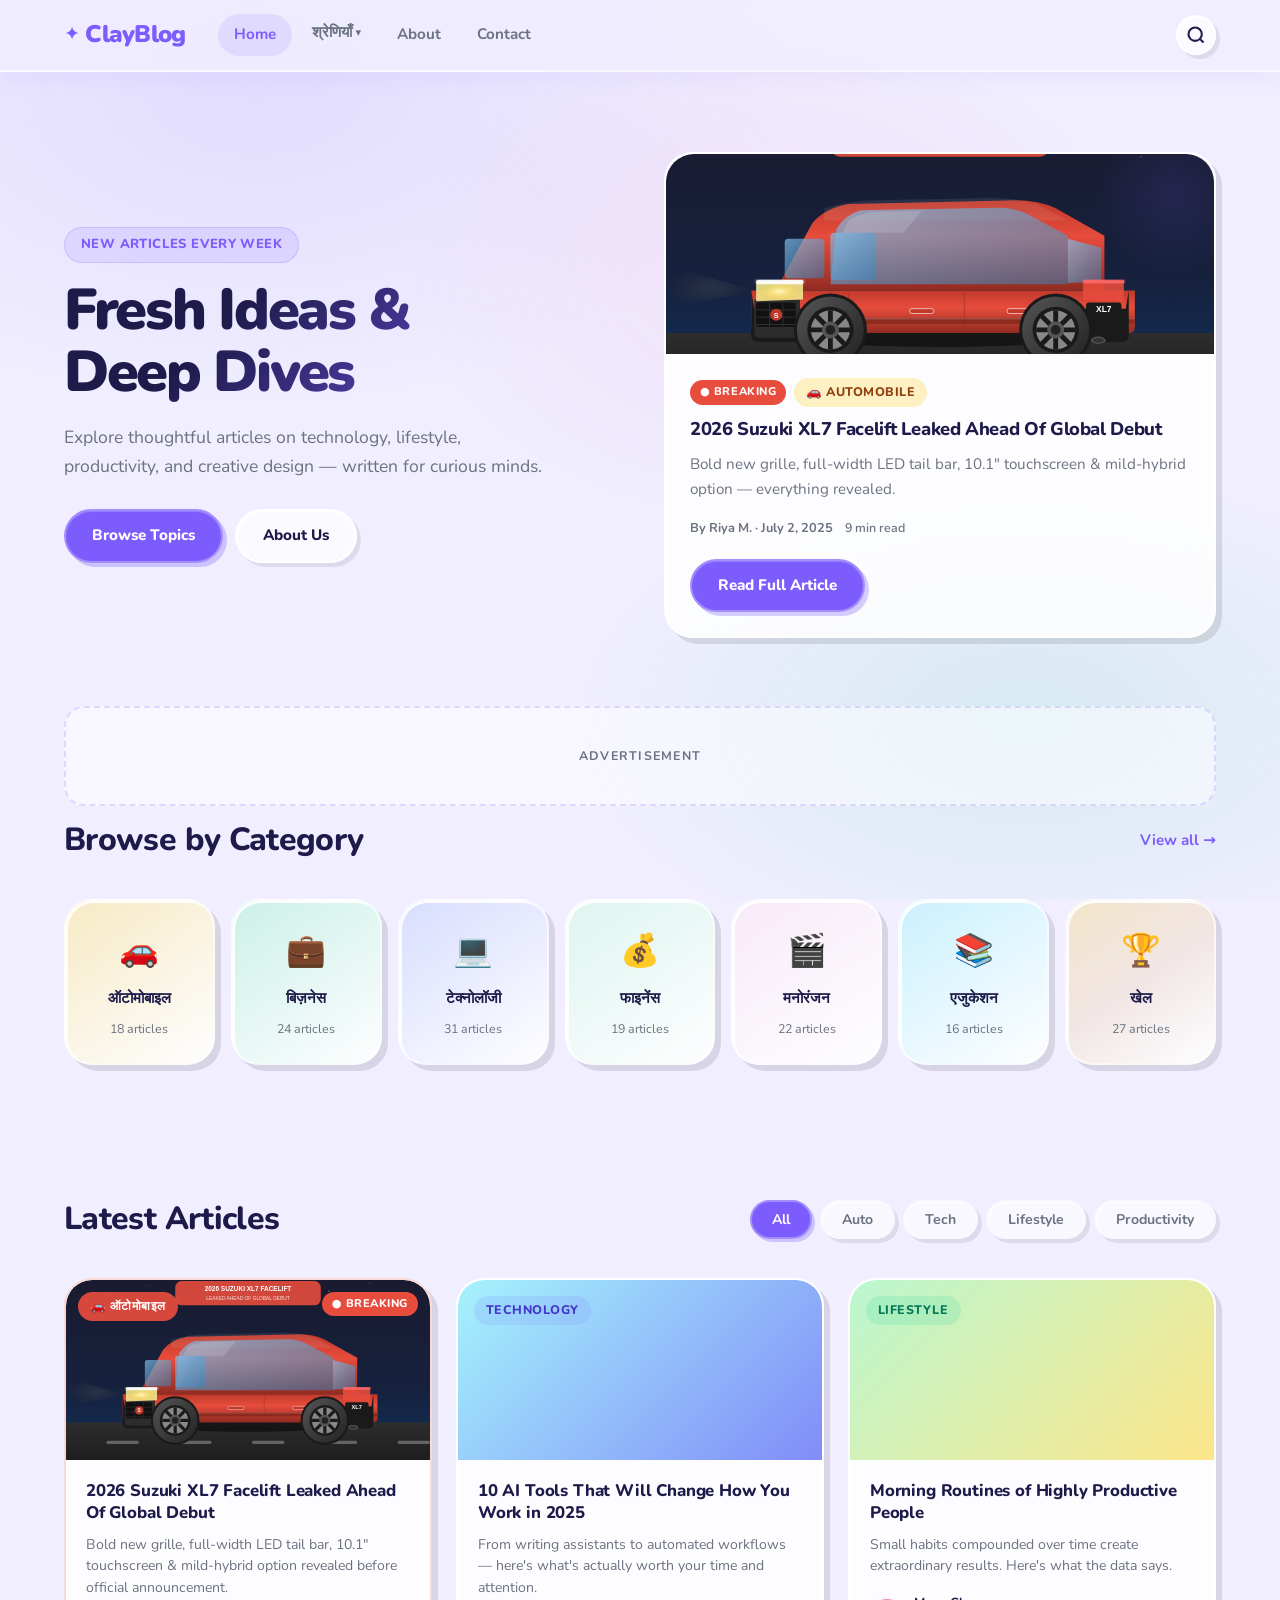
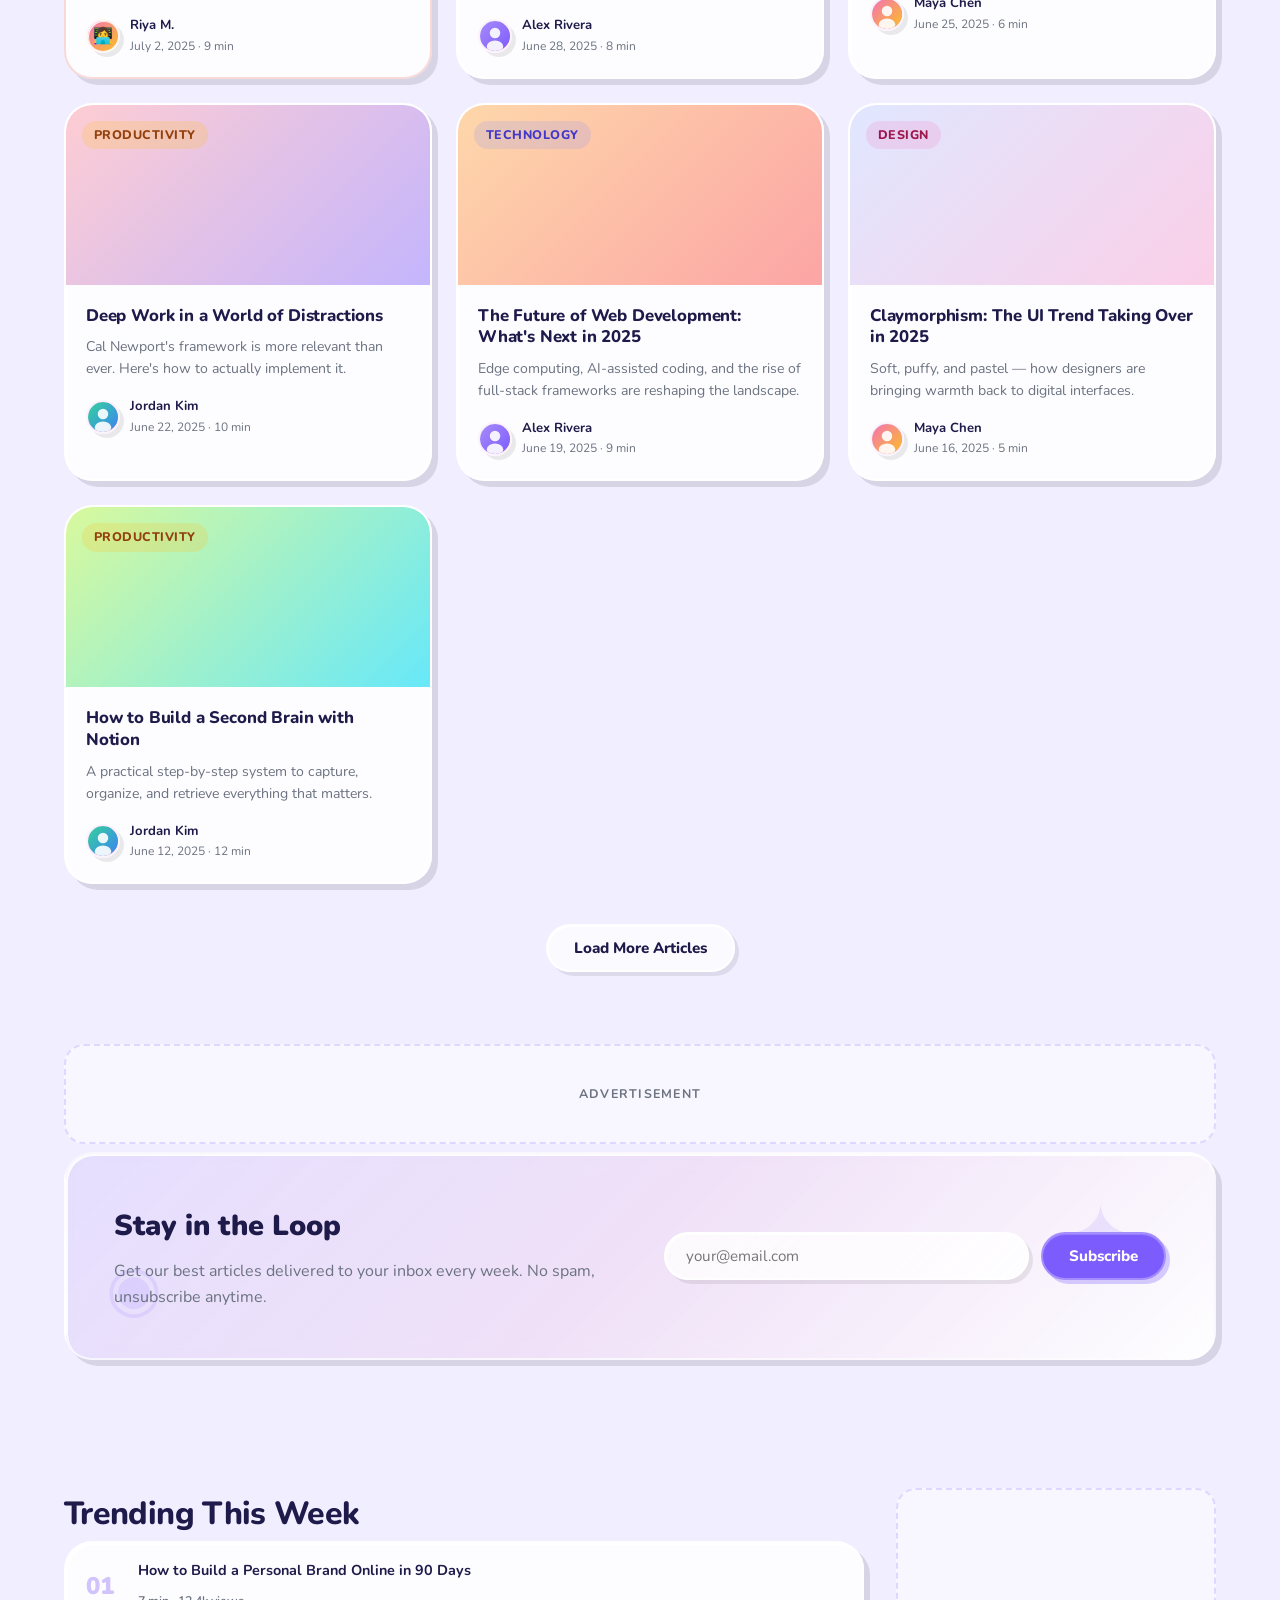
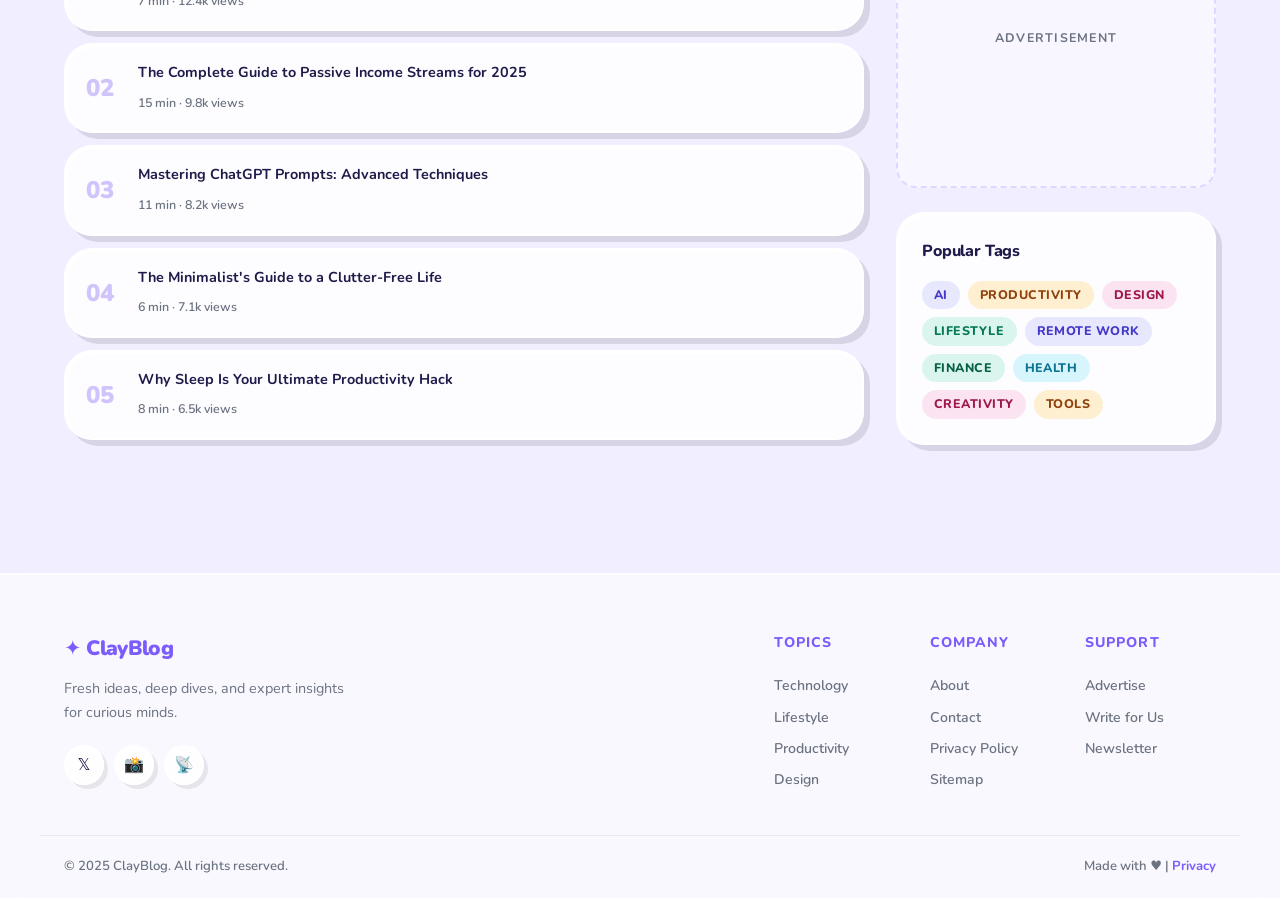
<file: index.html>
<!DOCTYPE html>
<html lang="en">
<head>
  <meta charset="UTF-8" />
  <meta name="viewport" content="width=device-width, initial-scale=1.0" />
  <title>ClayBlog — Fresh Ideas, Deep Dives</title>
  <meta name="description" content="ClayBlog delivers fresh articles on technology, lifestyle, productivity, and design. Explore our in-depth guides and expert insights." />
  <meta name="keywords" content="blog, technology, lifestyle, productivity, design, tips, guides" />
  <meta name="author" content="ClayBlog" />
  <meta name="robots" content="index, follow" />
  <link rel="canonical" href="https://yourdomain.com/" />

  <!-- Open Graph -->
  <meta property="og:type" content="website" />
  <meta property="og:url" content="https://yourdomain.com/" />
  <meta property="og:title" content="ClayBlog — Fresh Ideas, Deep Dives" />
  <meta property="og:description" content="ClayBlog delivers fresh articles on technology, lifestyle, productivity, and design." />
  <meta property="og:image" content="https://yourdomain.com/assets/og-image.jpg" />

  <!-- Twitter Card -->
  <meta name="twitter:card" content="summary_large_image" />
  <meta name="twitter:title" content="ClayBlog — Fresh Ideas, Deep Dives" />
  <meta name="twitter:description" content="ClayBlog delivers fresh articles on technology, lifestyle, productivity, and design." />
  <meta name="twitter:image" content="https://yourdomain.com/assets/og-image.jpg" />

  <!-- JSON-LD Structured Data -->
  <script type="application/ld+json">
  {
    "@context": "https://schema.org",
    "@type": "WebSite",
    "name": "ClayBlog",
    "url": "https://yourdomain.com",
    "description": "Fresh Ideas, Deep Dives",
    "potentialAction": {
      "@type": "SearchAction",
      "target": "https://yourdomain.com/search.html?q={search_term_string}",
      "query-input": "required name=search_term_string"
    }
  }
  </script>

  <!-- Google AdSense -->
  <!-- Replace ca-pub-XXXXXXXXXXXXXXXX with your publisher ID -->
  <!-- <script async src="https://pagead2.googlesyndication.com/pagead/js/adsbygoogle.js?client=ca-pub-XXXXXXXXXXXXXXXX" crossorigin="anonymous"></script> -->

  <link rel="stylesheet" href="css/style.css" />
  <link rel="preconnect" href="https://fonts.googleapis.com" />
  <link rel="preconnect" href="https://fonts.gstatic.com" crossorigin />
  <link href="https://fonts.googleapis.com/css2?family=Nunito:wght@400;600;700;800;900&display=swap" rel="stylesheet" />
</head>
<body>

  <!-- ===== HEADER ===== -->
  <header class="site-header">
    <div class="container header-inner">
      <a href="index.html" class="logo">
        <span class="logo-icon">✦</span> ClayBlog
      </a>
      <nav class="nav" id="main-nav" aria-label="Main navigation">
        <a href="index.html" class="nav-link active">Home</a>
        <div class="nav-dropdown">
          <button class="dropdown-toggle" id="cat-toggle" aria-haspopup="true" aria-expanded="false">
            श्रेणियाँ <span class="dropdown-arrow">▾</span>
          </button>
          <div class="dropdown-menu" id="cat-menu" role="menu">
            <a href="category.html?cat=automobile"><span class="d-icon">🚗</span> ऑटोमोबाइल</a>
            <a href="category.html?cat=business"><span class="d-icon">💼</span> बिज़नेस</a>
            <a href="category.html?cat=technology"><span class="d-icon">💻</span> टेक्नोलॉजी</a>
            <a href="category.html?cat=finance"><span class="d-icon">💰</span> फाइनेंस</a>
            <a href="category.html?cat=entertainment"><span class="d-icon">🎬</span> मनोरंजन</a>
            <a href="category.html?cat=education"><span class="d-icon">📚</span> एजुकेशन</a>
            <a href="category.html?cat=sports"><span class="d-icon">🏆</span> खेल</a>
          </div>
        </div>
        <a href="about.html" class="nav-link">About</a>
        <a href="contact.html" class="nav-link">Contact</a>
      </nav>
      <div class="header-actions">
        <a href="search.html" class="btn-icon" aria-label="Search">
          <svg width="20" height="20" viewBox="0 0 24 24" fill="none" stroke="currentColor" stroke-width="2.5"><circle cx="11" cy="11" r="8"/><path d="m21 21-4.35-4.35"/></svg>
        </a>
        <button class="hamburger" id="hamburger" aria-label="Toggle menu" aria-expanded="false">
          <span></span><span></span><span></span>
        </button>
      </div>
    </div>
  </header>

  <main>

    <!-- ===== HERO ===== -->
    <section class="hero">
      <div class="container hero-inner">
        <div class="hero-text">
          <span class="badge">New Articles Every Week</span>
          <h1 class="hero-title">Fresh Ideas &<br>Deep Dives</h1>
          <p class="hero-desc">Explore thoughtful articles on technology, lifestyle, productivity, and creative design — written for curious minds.</p>
          <div class="hero-actions">
            <a href="category.html" class="btn btn-primary">Browse Topics</a>
            <a href="about.html" class="btn btn-ghost">About Us</a>
          </div>
        </div>
        <div class="hero-card clay-card hero-feature-card" style="padding:0;overflow:hidden">
          <img src="assets/xl7-hero.svg" alt="2026 Suzuki XL7 Facelift" style="width:100%;height:200px;object-fit:cover;border-radius:28px 28px 0 0;display:block" />
          <div style="padding:24px">
            <div style="display:flex;align-items:center;gap:8px;margin-bottom:10px">
              <span style="background:#e74c3c;color:white;font-size:0.7rem;font-weight:800;padding:3px 10px;border-radius:50px;text-transform:uppercase;letter-spacing:0.05em">● Breaking</span>
              <span class="tag" style="background:rgba(253,230,138,0.5);color:#92400e">🚗 Automobile</span>
            </div>
            <h2 class="feature-title" style="font-size:1.15rem">2026 Suzuki XL7 Facelift Leaked Ahead Of Global Debut</h2>
            <p class="feature-desc">Bold new grille, full-width LED tail bar, 10.1" touchscreen & mild-hybrid option — everything revealed.</p>
            <div class="feature-meta" style="margin-bottom:4px">
              <span style="font-size:0.8rem;color:#6b7280;font-weight:700">By Riya M. · July 2, 2025</span>
              <span class="read-time">9 min read</span>
            </div>
            <a href="2026-suzuki-xl7-facelift-leaked.html" class="btn btn-primary mt-1">Read Full Article</a>
          </div>
        </div>
      </div>
    </section>

    <!-- ===== TOP AD BANNER ===== -->
    <div class="container ad-zone">
      <div class="ad-placeholder">
        <!-- Google AdSense Banner 728×90 -->
        <!-- <ins class="adsbygoogle" style="display:block" data-ad-client="ca-pub-XXXXXXXXXXXXXXXX" data-ad-slot="XXXXXXXXXX" data-ad-format="auto" data-full-width-responsive="true"></ins> -->
        <span>Advertisement</span>
      </div>
    </div>

    <!-- ===== CATEGORIES ===== -->
    <section class="section categories-section">
      <div class="container">
        <div class="section-header">
          <h2 class="section-title">Browse by Category</h2>
          <a href="category.html" class="link-more">View all →</a>
        </div>
        <div class="categories-grid">
          <a href="category.html?cat=automobile" class="clay-card category-card" style="background:linear-gradient(145deg,rgba(253,230,138,0.5),rgba(255,255,255,0.9))">
            <span class="cat-icon">🚗</span>
            <h3>ऑटोमोबाइल</h3>
            <p>18 articles</p>
          </a>
          <a href="category.html?cat=business" class="clay-card category-card" style="background:linear-gradient(145deg,rgba(167,243,208,0.5),rgba(255,255,255,0.9))">
            <span class="cat-icon">💼</span>
            <h3>बिज़नेस</h3>
            <p>24 articles</p>
          </a>
          <a href="category.html?cat=technology" class="clay-card category-card cat-tech">
            <span class="cat-icon">💻</span>
            <h3>टेक्नोलॉजी</h3>
            <p>31 articles</p>
          </a>
          <a href="category.html?cat=finance" class="clay-card category-card cat-finance">
            <span class="cat-icon">💰</span>
            <h3>फाइनेंस</h3>
            <p>19 articles</p>
          </a>
          <a href="category.html?cat=entertainment" class="clay-card category-card cat-design">
            <span class="cat-icon">🎬</span>
            <h3>मनोरंजन</h3>
            <p>22 articles</p>
          </a>
          <a href="category.html?cat=education" class="clay-card category-card" style="background:linear-gradient(145deg,rgba(165,243,252,0.5),rgba(255,255,255,0.9))">
            <span class="cat-icon">📚</span>
            <h3>एजुकेशन</h3>
            <p>16 articles</p>
          </a>
          <a href="category.html?cat=sports" class="clay-card category-card" style="background:linear-gradient(145deg,rgba(252,211,77,0.3),rgba(255,165,0,0.1),rgba(255,255,255,0.9))">
            <span class="cat-icon">🏆</span>
            <h3>खेल</h3>
            <p>27 articles</p>
          </a>
        </div>
      </div>
    </section>

    <!-- ===== LATEST POSTS ===== -->
    <section class="section">
      <div class="container">
        <div class="section-header">
          <h2 class="section-title">Latest Articles</h2>
          <div class="filter-tabs" role="tablist">
            <button class="tab active" data-filter="all" role="tab">All</button>
            <button class="tab" data-filter="automobile" role="tab">Auto</button>
            <button class="tab" data-filter="technology" role="tab">Tech</button>
            <button class="tab" data-filter="lifestyle" role="tab">Lifestyle</button>
            <button class="tab" data-filter="productivity" role="tab">Productivity</button>
          </div>
        </div>

        <div class="posts-grid" id="posts-grid">

          <!-- SUZUKI XL7 POST -->
          <article class="clay-card post-card" data-category="automobile" style="border:2px solid rgba(231,76,60,0.2)">
            <div class="post-img" style="padding:0;position:relative;height:180px;overflow:hidden;border-radius:26px 26px 0 0">
              <img src="assets/xl7-hero.svg" alt="2026 Suzuki XL7 Facelift" style="width:100%;height:100%;object-fit:cover;border-radius:0" />
              <span class="tag" style="position:absolute;top:12px;left:12px;background:rgba(231,76,60,0.92);color:#fff">🚗 ऑटोमोबाइल</span>
              <span style="position:absolute;top:12px;right:12px;background:#e74c3c;color:white;font-size:0.7rem;font-weight:800;padding:3px 10px;border-radius:50px;text-transform:uppercase;letter-spacing:0.05em">● Breaking</span>
            </div>
            <div class="post-body">
              <h3 class="post-title"><a href="2026-suzuki-xl7-facelift-leaked.html">2026 Suzuki XL7 Facelift Leaked Ahead Of Global Debut</a></h3>
              <p class="post-excerpt">Bold new grille, full-width LED tail bar, 10.1" touchscreen & mild-hybrid option revealed before official announcement.</p>
              <div class="post-meta">
                <div class="avatar" style="background:linear-gradient(135deg,#f472b6,#fbbf24);display:flex;align-items:center;justify-content:center;font-size:1rem">👩‍💻</div>
                <div>
                  <span class="author-name">Riya M.</span>
                  <span class="post-date">July 2, 2025 · 9 min</span>
                </div>
              </div>
            </div>
          </article>

          <article class="clay-card post-card" data-category="technology">
            <div class="post-img" style="background: linear-gradient(135deg,#a5f3fc,#818cf8)">
              <span class="tag tag-tech">Technology</span>
            </div>
            <div class="post-body">
              <h3 class="post-title"><a href="post.html">10 AI Tools That Will Change How You Work in 2025</a></h3>
              <p class="post-excerpt">From writing assistants to automated workflows — here's what's actually worth your time and attention.</p>
              <div class="post-meta">
                <img src="assets/avatar1.svg" alt="Author" class="avatar" />
                <div>
                  <span class="author-name">Alex Rivera</span>
                  <span class="post-date">June 28, 2025 · 8 min</span>
                </div>
              </div>
            </div>
          </article>

          <article class="clay-card post-card" data-category="lifestyle">
            <div class="post-img" style="background: linear-gradient(135deg,#bbf7d0,#fde68a)">
              <span class="tag tag-life">Lifestyle</span>
            </div>
            <div class="post-body">
              <h3 class="post-title"><a href="post.html">Morning Routines of Highly Productive People</a></h3>
              <p class="post-excerpt">Small habits compounded over time create extraordinary results. Here's what the data says.</p>
              <div class="post-meta">
                <img src="assets/avatar2.svg" alt="Author" class="avatar" />
                <div>
                  <span class="author-name">Maya Chen</span>
                  <span class="post-date">June 25, 2025 · 6 min</span>
                </div>
              </div>
            </div>
          </article>

          <article class="clay-card post-card" data-category="productivity">
            <div class="post-img" style="background: linear-gradient(135deg,#fecdd3,#c4b5fd)">
              <span class="tag tag-prod">Productivity</span>
            </div>
            <div class="post-body">
              <h3 class="post-title"><a href="post.html">Deep Work in a World of Distractions</a></h3>
              <p class="post-excerpt">Cal Newport's framework is more relevant than ever. Here's how to actually implement it.</p>
              <div class="post-meta">
                <img src="assets/avatar3.svg" alt="Author" class="avatar" />
                <div>
                  <span class="author-name">Jordan Kim</span>
                  <span class="post-date">June 22, 2025 · 10 min</span>
                </div>
              </div>
            </div>
          </article>

          <article class="clay-card post-card" data-category="technology">
            <div class="post-img" style="background: linear-gradient(135deg,#fed7aa,#fca5a5)">
              <span class="tag tag-tech">Technology</span>
            </div>
            <div class="post-body">
              <h3 class="post-title"><a href="post.html">The Future of Web Development: What's Next in 2025</a></h3>
              <p class="post-excerpt">Edge computing, AI-assisted coding, and the rise of full-stack frameworks are reshaping the landscape.</p>
              <div class="post-meta">
                <img src="assets/avatar1.svg" alt="Author" class="avatar" />
                <div>
                  <span class="author-name">Alex Rivera</span>
                  <span class="post-date">June 19, 2025 · 9 min</span>
                </div>
              </div>
            </div>
          </article>

          <article class="clay-card post-card" data-category="design">
            <div class="post-img" style="background: linear-gradient(135deg,#e0e7ff,#fbcfe8)">
              <span class="tag tag-design">Design</span>
            </div>
            <div class="post-body">
              <h3 class="post-title"><a href="post.html">Claymorphism: The UI Trend Taking Over in 2025</a></h3>
              <p class="post-excerpt">Soft, puffy, and pastel — how designers are bringing warmth back to digital interfaces.</p>
              <div class="post-meta">
                <img src="assets/avatar2.svg" alt="Author" class="avatar" />
                <div>
                  <span class="author-name">Maya Chen</span>
                  <span class="post-date">June 16, 2025 · 5 min</span>
                </div>
              </div>
            </div>
          </article>

          <article class="clay-card post-card" data-category="productivity">
            <div class="post-img" style="background: linear-gradient(135deg,#d9f99d,#67e8f9)">
              <span class="tag tag-prod">Productivity</span>
            </div>
            <div class="post-body">
              <h3 class="post-title"><a href="post.html">How to Build a Second Brain with Notion</a></h3>
              <p class="post-excerpt">A practical step-by-step system to capture, organize, and retrieve everything that matters.</p>
              <div class="post-meta">
                <img src="assets/avatar3.svg" alt="Author" class="avatar" />
                <div>
                  <span class="author-name">Jordan Kim</span>
                  <span class="post-date">June 12, 2025 · 12 min</span>
                </div>
              </div>
            </div>
          </article>

        </div>

        <div class="load-more-wrap">
          <button class="btn btn-ghost" id="load-more">Load More Articles</button>
        </div>
      </div>
    </section>

    <!-- ===== MID AD ===== -->
    <div class="container ad-zone">
      <div class="ad-placeholder">
        <!-- Google AdSense Rectangle 300×250 -->
        <!-- <ins class="adsbygoogle" style="display:block" data-ad-client="ca-pub-XXXXXXXXXXXXXXXX" data-ad-slot="XXXXXXXXXX" data-ad-format="rectangle"></ins> -->
        <span>Advertisement</span>
      </div>
    </div>

    <!-- ===== NEWSLETTER ===== -->
    <section class="section newsletter-section">
      <div class="container">
        <div class="clay-card newsletter-card">
          <div class="newsletter-deco deco-1">✦</div>
          <div class="newsletter-deco deco-2">◉</div>
          <div class="newsletter-inner">
            <div class="newsletter-text">
              <h2>Stay in the Loop</h2>
              <p>Get our best articles delivered to your inbox every week. No spam, unsubscribe anytime.</p>
            </div>
            <form class="newsletter-form" id="newsletter-form" onsubmit="handleSubscribe(event)">
              <input type="email" placeholder="your@email.com" required class="clay-input" aria-label="Email address" />
              <button type="submit" class="btn btn-primary">Subscribe</button>
            </form>
          </div>
        </div>
      </div>
    </section>

    <!-- ===== TRENDING ===== -->
    <section class="section">
      <div class="container two-col">
        <div class="main-col">
          <h2 class="section-title">Trending This Week</h2>
          <div class="trending-list">
            <a href="post.html" class="clay-card trending-item">
              <span class="trend-num">01</span>
              <div>
                <h4>How to Build a Personal Brand Online in 90 Days</h4>
                <span class="read-time">7 min · 12.4k views</span>
              </div>
            </a>
            <a href="post.html" class="clay-card trending-item">
              <span class="trend-num">02</span>
              <div>
                <h4>The Complete Guide to Passive Income Streams for 2025</h4>
                <span class="read-time">15 min · 9.8k views</span>
              </div>
            </a>
            <a href="post.html" class="clay-card trending-item">
              <span class="trend-num">03</span>
              <div>
                <h4>Mastering ChatGPT Prompts: Advanced Techniques</h4>
                <span class="read-time">11 min · 8.2k views</span>
              </div>
            </a>
            <a href="post.html" class="clay-card trending-item">
              <span class="trend-num">04</span>
              <div>
                <h4>The Minimalist's Guide to a Clutter-Free Life</h4>
                <span class="read-time">6 min · 7.1k views</span>
              </div>
            </a>
            <a href="post.html" class="clay-card trending-item">
              <span class="trend-num">05</span>
              <div>
                <h4>Why Sleep Is Your Ultimate Productivity Hack</h4>
                <span class="read-time">8 min · 6.5k views</span>
              </div>
            </a>
          </div>
        </div>

        <aside class="sidebar-col">
          <!-- Sidebar Ad -->
          <div class="ad-placeholder sidebar-ad">
            <!-- Google AdSense Sidebar 300×600 -->
            <!-- <ins class="adsbygoogle" style="display:block" data-ad-client="ca-pub-XXXXXXXXXXXXXXXX" data-ad-slot="XXXXXXXXXX" data-ad-format="auto"></ins> -->
            <span>Advertisement</span>
          </div>

          <div class="clay-card widget">
            <h3 class="widget-title">Popular Tags</h3>
            <div class="tags-cloud">
              <a href="search.html?q=ai" class="tag tag-tech">AI</a>
              <a href="search.html?q=productivity" class="tag tag-prod">Productivity</a>
              <a href="search.html?q=design" class="tag tag-design">Design</a>
              <a href="search.html?q=lifestyle" class="tag tag-life">Lifestyle</a>
              <a href="search.html?q=remote-work" class="tag tag-tech">Remote Work</a>
              <a href="search.html?q=finance" class="tag tag-finance">Finance</a>
              <a href="search.html?q=health" class="tag tag-health">Health</a>
              <a href="search.html?q=creativity" class="tag tag-design">Creativity</a>
              <a href="search.html?q=tools" class="tag tag-prod">Tools</a>
            </div>
          </div>
        </aside>
      </div>
    </section>

  </main>

  <!-- ===== FOOTER ===== -->
  <footer class="site-footer">
    <div class="container footer-inner">
      <div class="footer-brand">
        <a href="index.html" class="logo">✦ ClayBlog</a>
        <p>Fresh ideas, deep dives, and expert insights for curious minds.</p>
        <div class="social-links">
          <a href="#" aria-label="Twitter" class="social-btn">𝕏</a>
          <a href="#" aria-label="Instagram" class="social-btn">📸</a>
          <a href="#" aria-label="RSS" class="social-btn">📡</a>
        </div>
      </div>
      <div class="footer-links">
        <div class="footer-col">
          <h4>Topics</h4>
          <a href="category.html?cat=technology">Technology</a>
          <a href="category.html?cat=lifestyle">Lifestyle</a>
          <a href="category.html?cat=productivity">Productivity</a>
          <a href="category.html?cat=design">Design</a>
        </div>
        <div class="footer-col">
          <h4>Company</h4>
          <a href="about.html">About</a>
          <a href="contact.html">Contact</a>
          <a href="privacy.html">Privacy Policy</a>
          <a href="sitemap.xml">Sitemap</a>
        </div>
        <div class="footer-col">
          <h4>Support</h4>
          <a href="advertise.html">Advertise</a>
          <a href="contact.html">Write for Us</a>
          <a href="contact.html">Newsletter</a>
        </div>
      </div>
    </div>
    <div class="footer-bottom">
      <p>© 2025 ClayBlog. All rights reserved.</p>
      <p>Made with ♥ | <a href="privacy.html">Privacy</a></p>
    </div>
  </footer>

  <script src="js/main.js"></script>
</body>
</html>
</file>
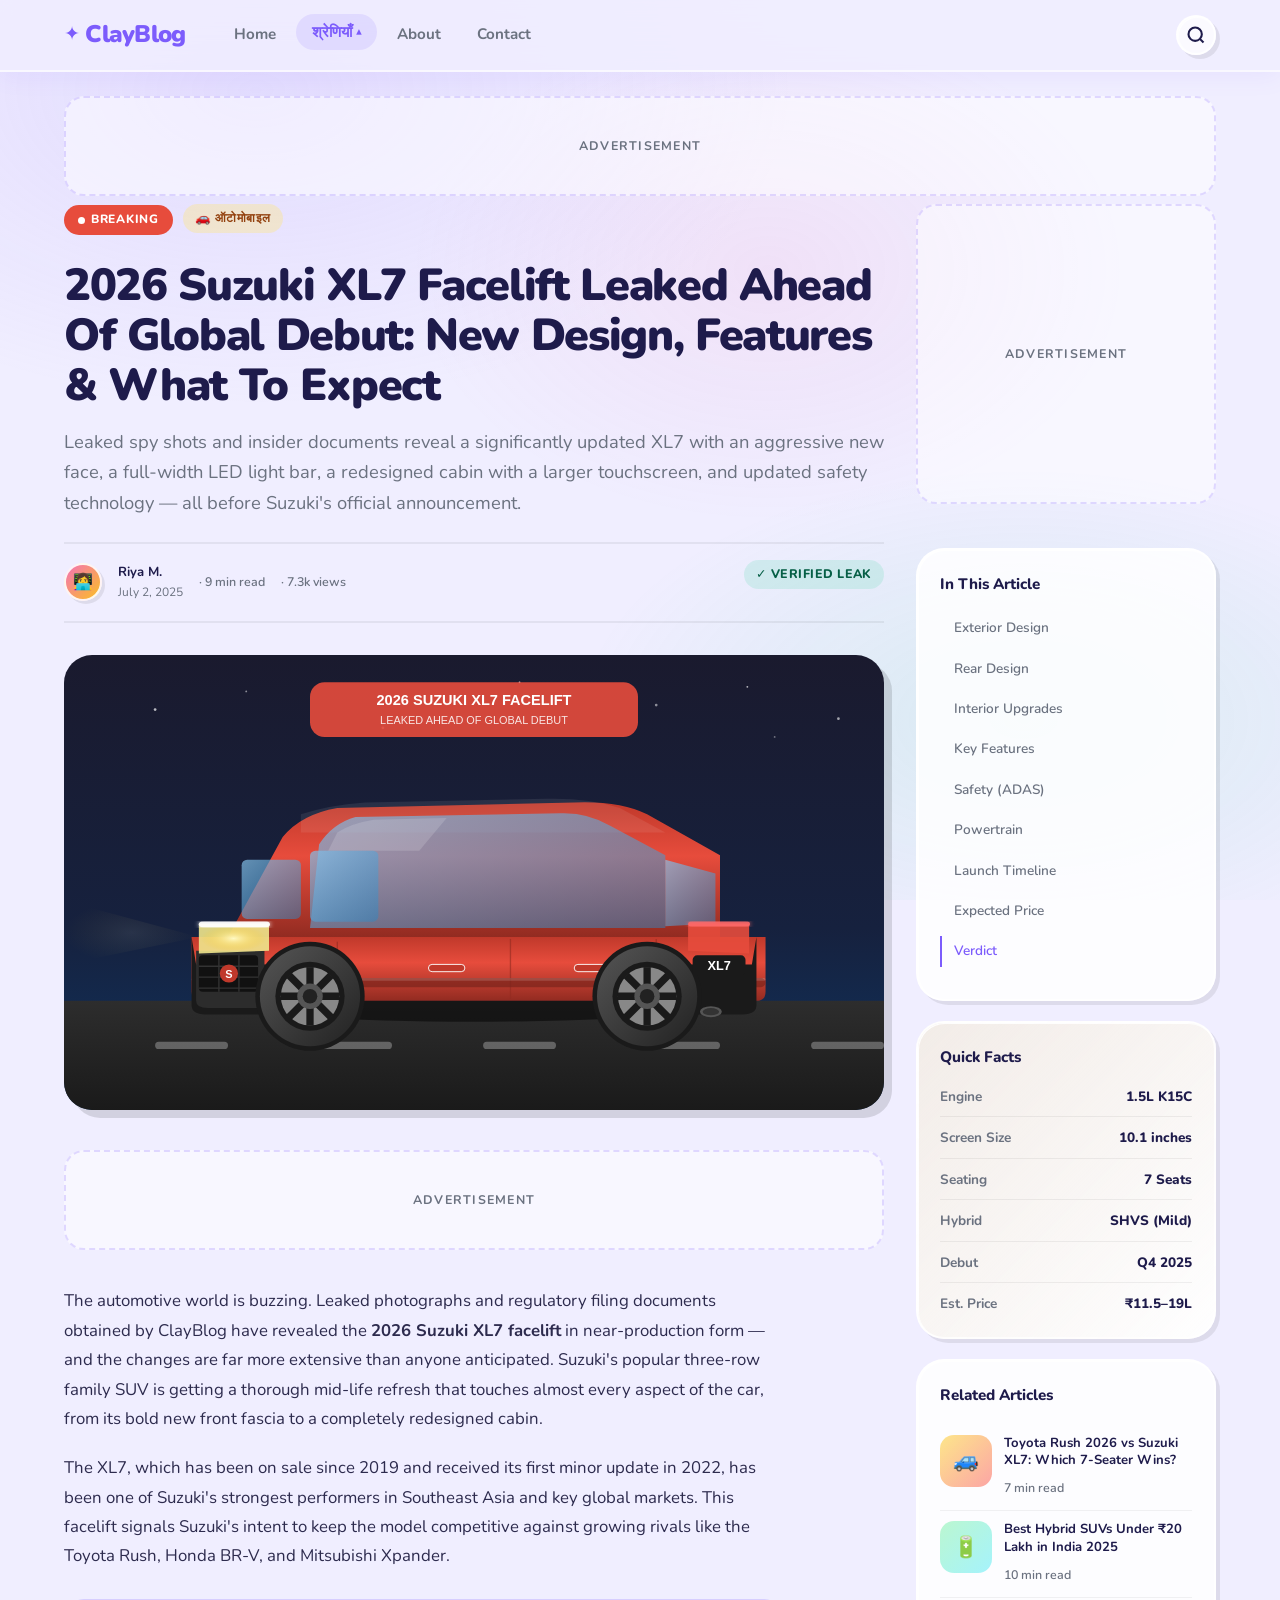
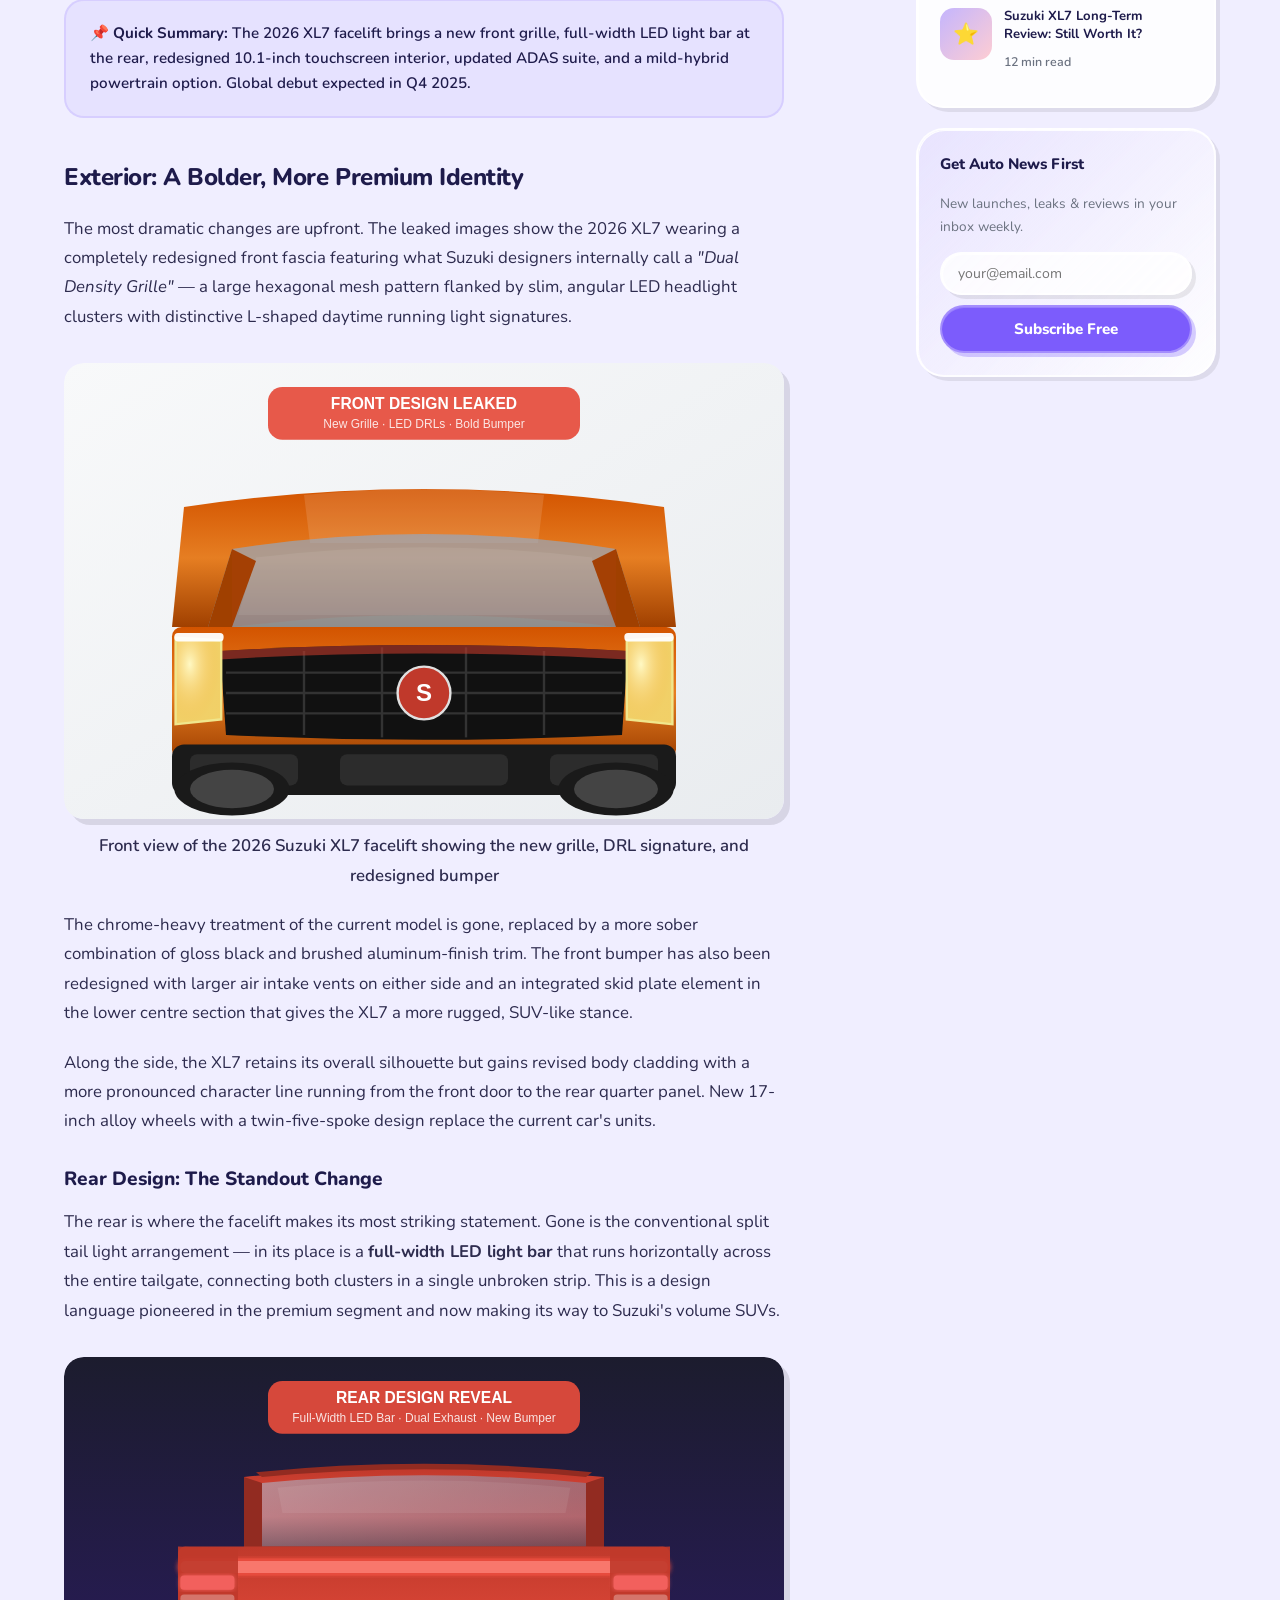
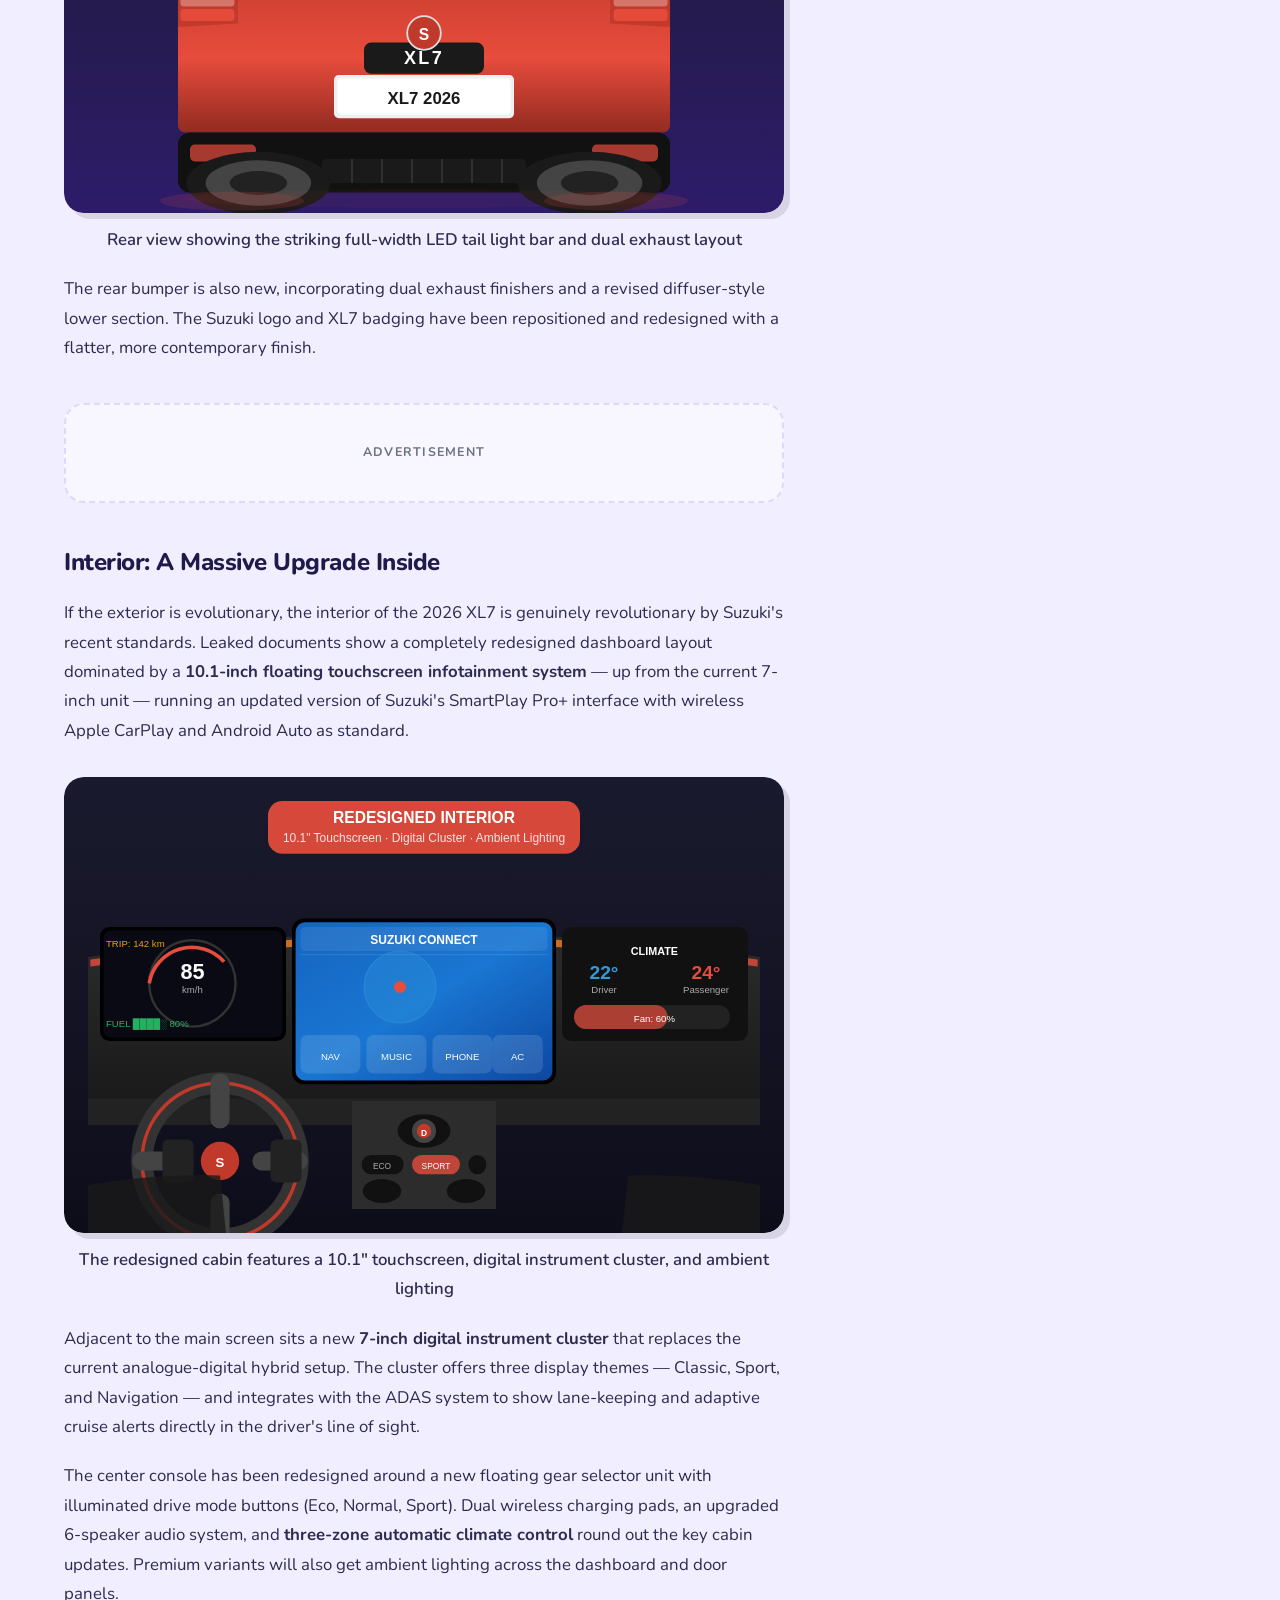
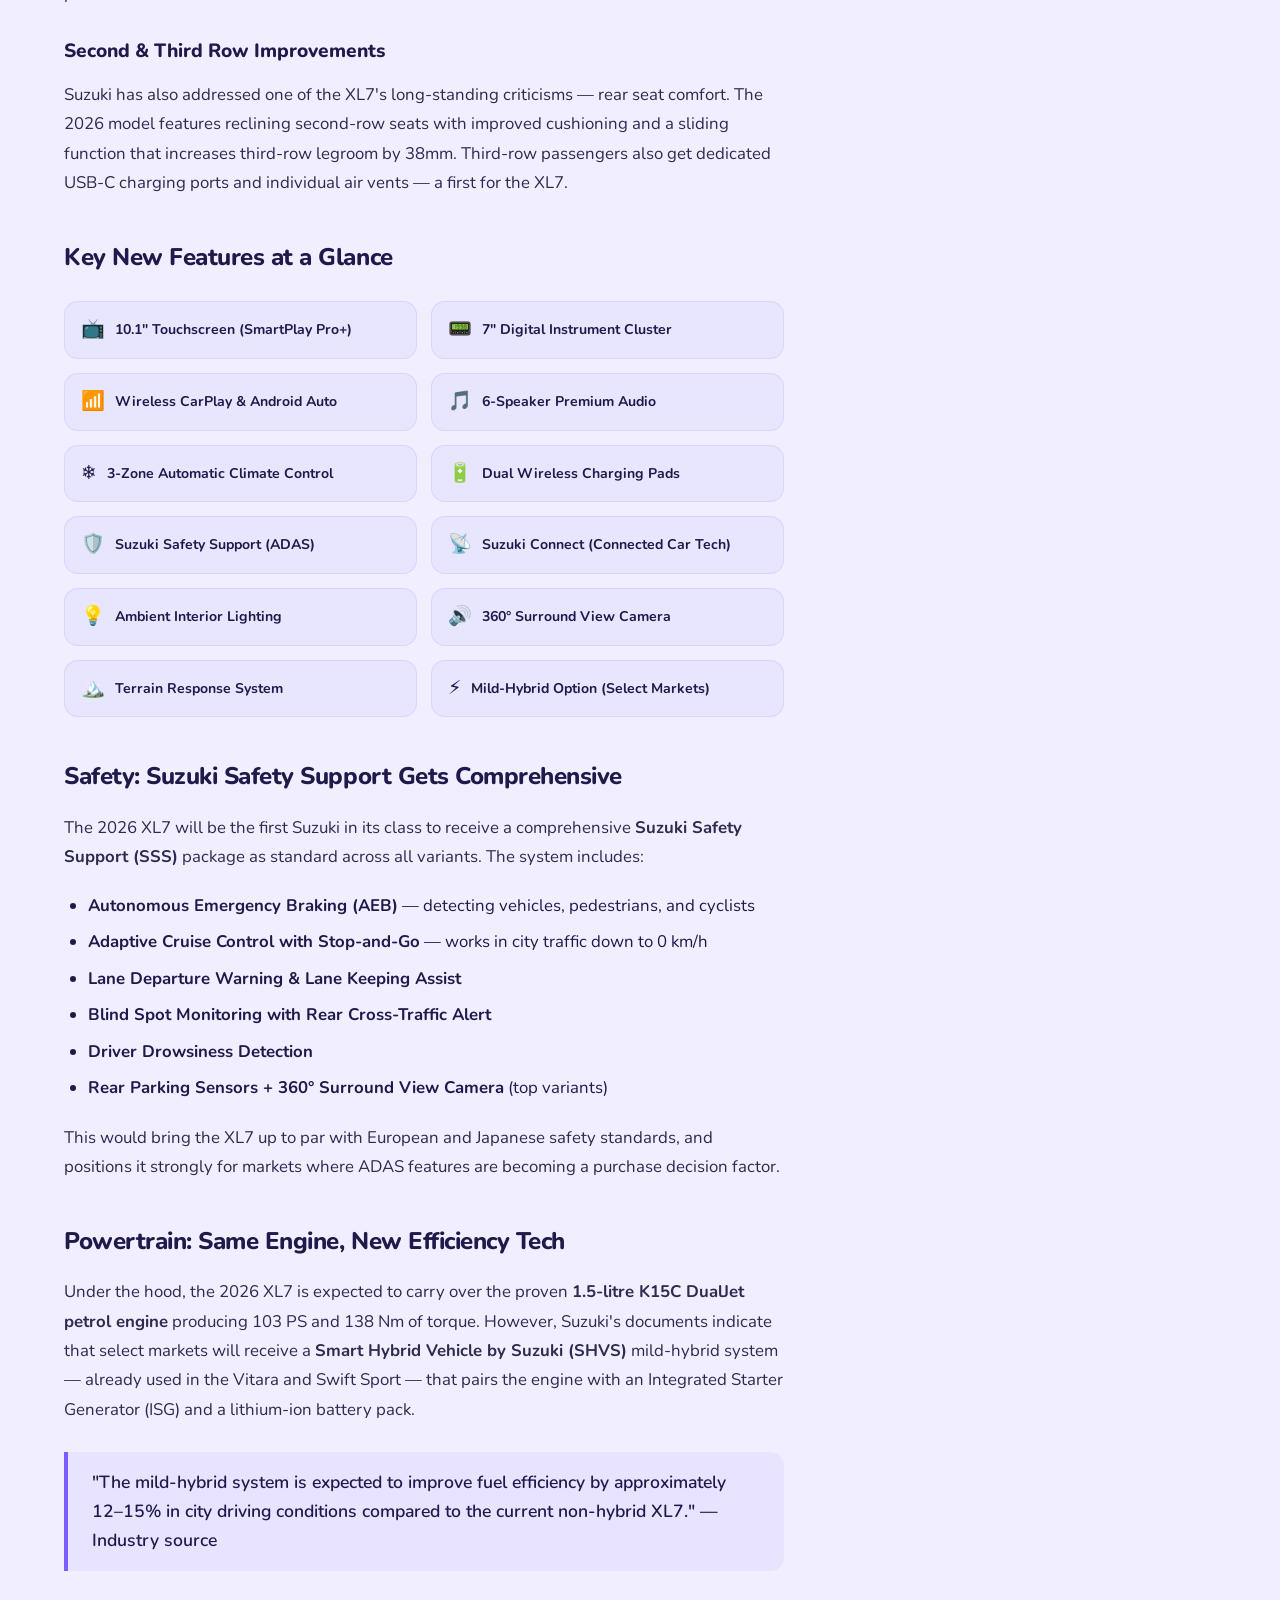
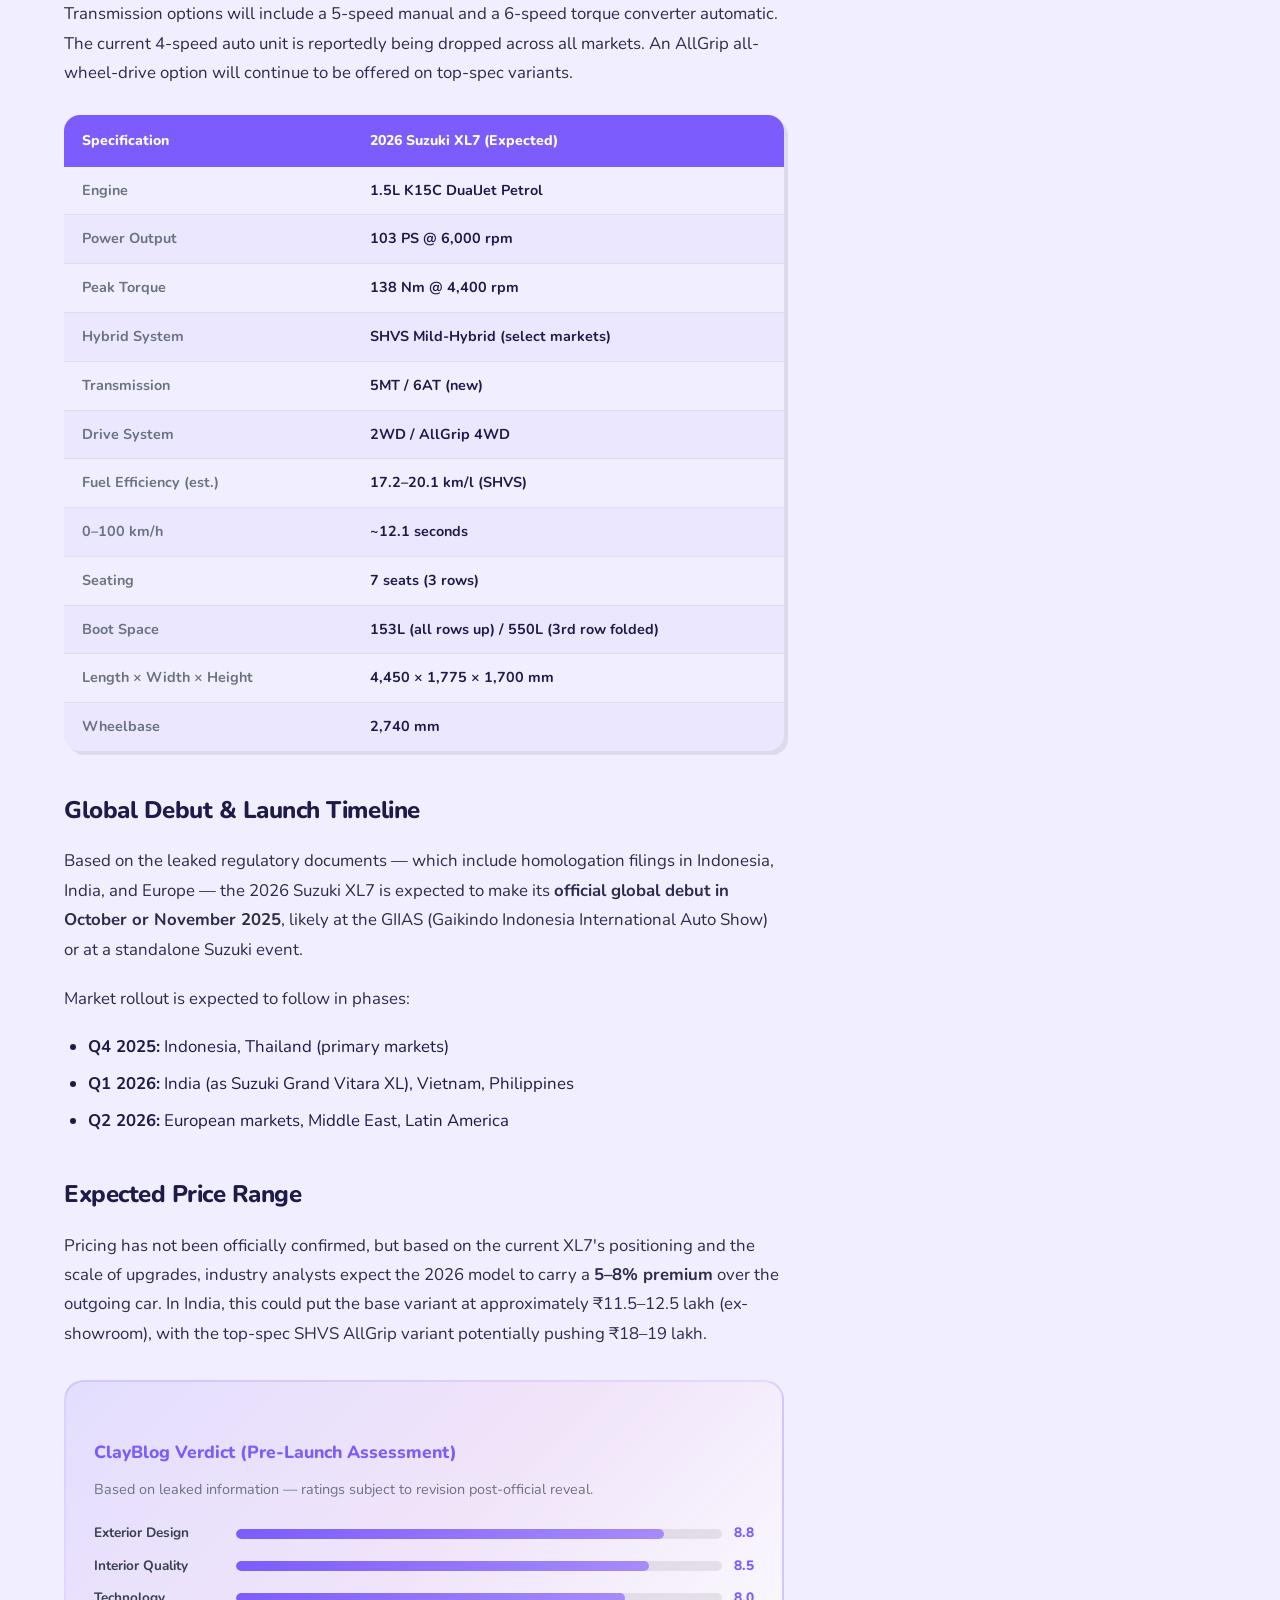
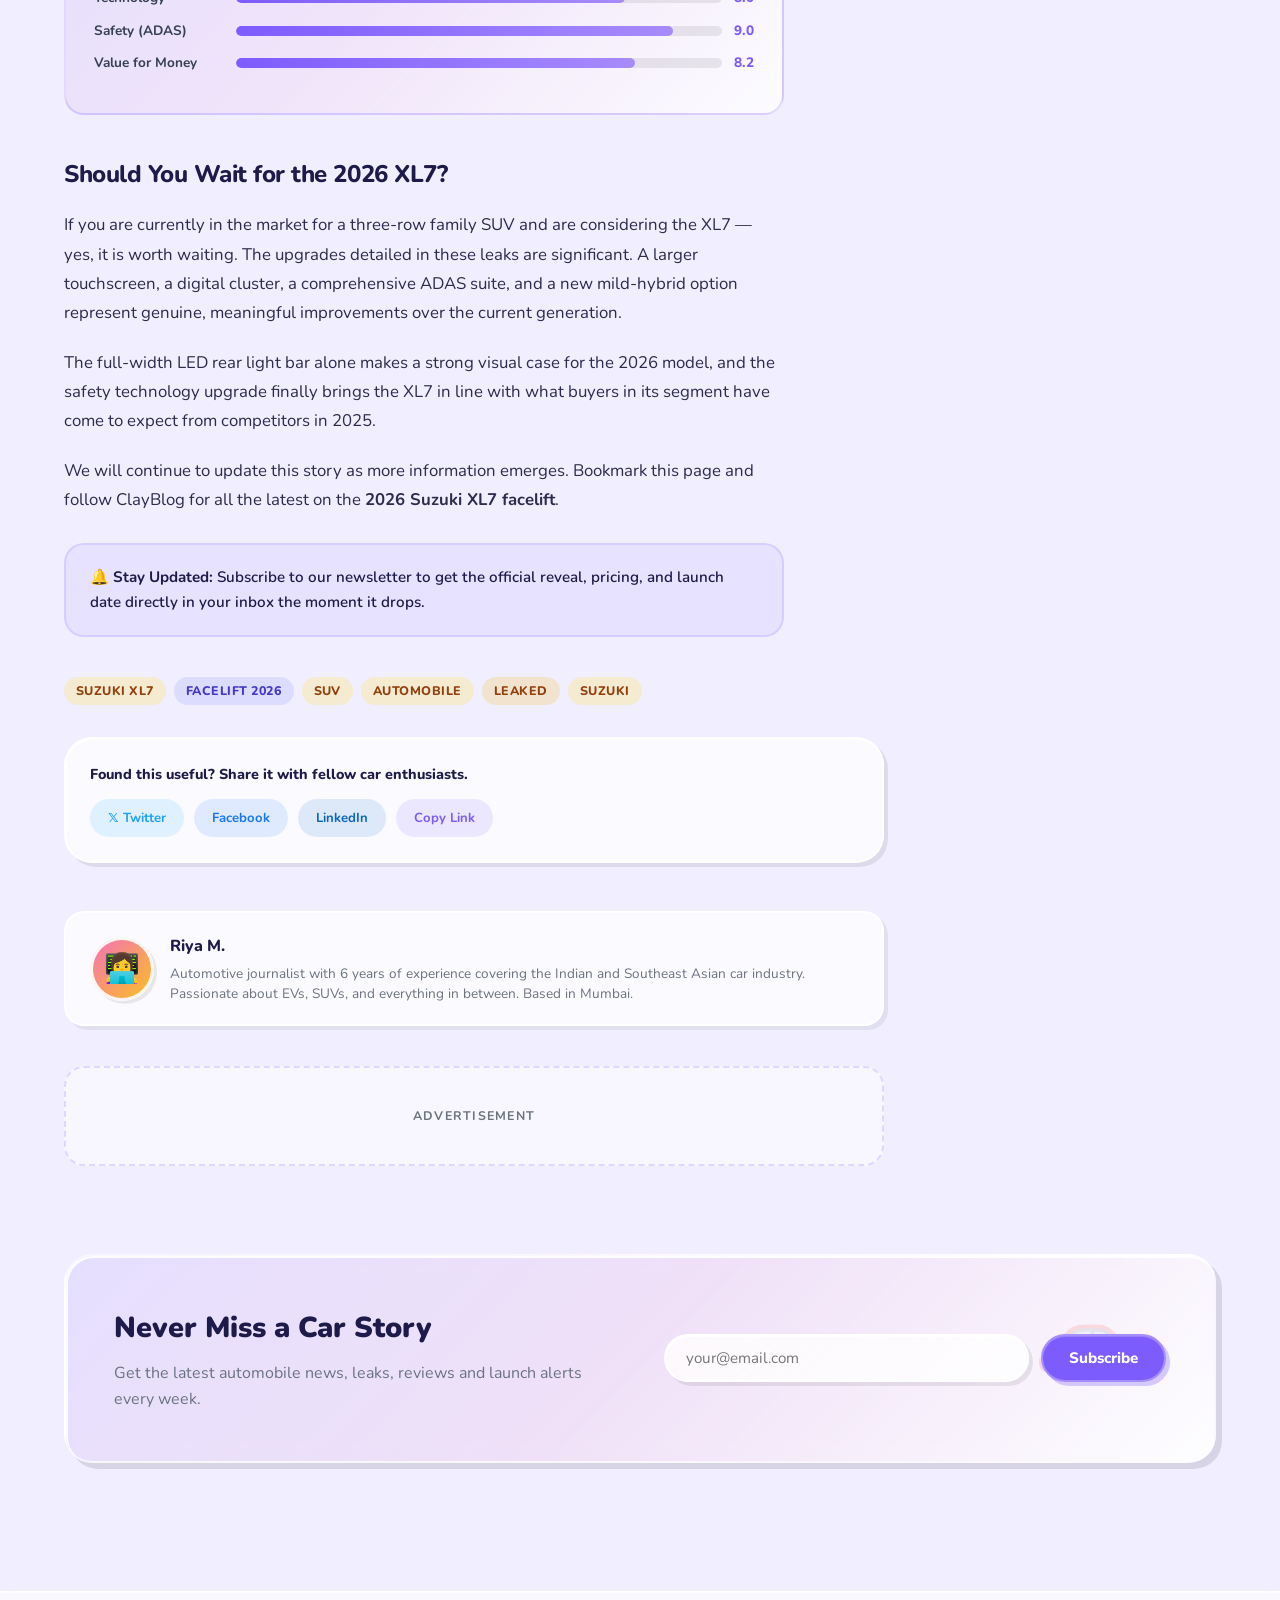
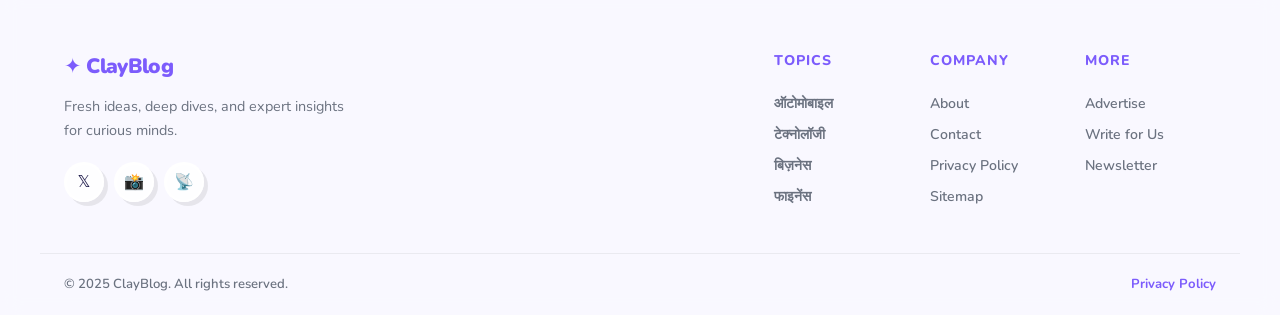
<file: 2026-suzuki-xl7-facelift-leaked.html>
<!DOCTYPE html>
<html lang="en">
<head>
  <meta charset="UTF-8" />
  <meta name="viewport" content="width=device-width, initial-scale=1.0" />

  <!-- SEO Title & Meta -->
  <title>2026 Suzuki XL7 Facelift Leaked: New Design, Features & Global Debut Date Revealed</title>
  <meta name="description" content="Leaked images of the 2026 Suzuki XL7 facelift reveal a bold new grille, full-width LED tail lights, redesigned interior with 10.1-inch touchscreen, and updated ADAS features ahead of its global debut." />
  <meta name="keywords" content="2026 Suzuki XL7 facelift, Suzuki XL7 2026, Suzuki XL7 leaked, Suzuki XL7 new model, Suzuki XL7 interior, Suzuki XL7 price, Suzuki XL7 global debut, XL7 facelift features" />
  <meta name="author" content="Riya M." />
  <meta name="robots" content="index, follow" />
  <link rel="canonical" href="https://yourdomain.com/2026-suzuki-xl7-facelift-leaked.html" />

  <!-- Open Graph -->
  <meta property="og:type" content="article" />
  <meta property="og:title" content="2026 Suzuki XL7 Facelift Leaked: New Design, Features & Global Debut Date Revealed" />
  <meta property="og:description" content="Leaked images reveal bold new grille, full-width LED tail lights, redesigned interior with 10.1-inch touchscreen ahead of global debut." />
  <meta property="og:url" content="https://yourdomain.com/2026-suzuki-xl7-facelift-leaked.html" />
  <meta property="og:image" content="https://yourdomain.com/assets/xl7-hero.svg" />
  <meta property="og:site_name" content="ClayBlog" />
  <meta property="article:published_time" content="2025-07-02T09:00:00+05:30" />
  <meta property="article:author" content="Riya M." />
  <meta property="article:section" content="Automobile" />
  <meta property="article:tag" content="Suzuki XL7" />
  <meta property="article:tag" content="Facelift 2026" />
  <meta property="article:tag" content="SUV" />

  <!-- Twitter Card -->
  <meta name="twitter:card" content="summary_large_image" />
  <meta name="twitter:title" content="2026 Suzuki XL7 Facelift Leaked Ahead Of Global Debut" />
  <meta name="twitter:description" content="Everything leaked so far — design, interior, engine, features, and expected launch date." />
  <meta name="twitter:image" content="https://yourdomain.com/assets/xl7-hero.svg" />

  <!-- JSON-LD Article Schema -->
  <script type="application/ld+json">
  {
    "@context": "https://schema.org",
    "@type": "NewsArticle",
    "headline": "2026 Suzuki XL7 Facelift Leaked Ahead Of Global Debut",
    "description": "Leaked images of the 2026 Suzuki XL7 facelift reveal a bold new grille, full-width LED tail lights, redesigned interior with 10.1-inch touchscreen.",
    "image": ["https://yourdomain.com/assets/xl7-hero.svg"],
    "datePublished": "2025-07-02T09:00:00+05:30",
    "dateModified": "2025-07-02T09:00:00+05:30",
    "author": {
      "@type": "Person",
      "name": "Riya M.",
      "url": "https://yourdomain.com/about.html"
    },
    "publisher": {
      "@type": "Organization",
      "name": "ClayBlog",
      "logo": { "@type": "ImageObject", "url": "https://yourdomain.com/assets/logo.png" }
    },
    "mainEntityOfPage": {
      "@type": "WebPage",
      "@id": "https://yourdomain.com/2026-suzuki-xl7-facelift-leaked.html"
    },
    "articleSection": "Automobile",
    "keywords": "2026 Suzuki XL7, facelift, SUV, leaked, global debut"
  }
  </script>

  <!-- Google AdSense -->
  <!-- <script async src="https://pagead2.googlesyndication.com/pagead/js/adsbygoogle.js?client=ca-pub-XXXXXXXXXXXXXXXX" crossorigin="anonymous"></script> -->

  <link rel="stylesheet" href="css/style.css" />
  <link href="https://fonts.googleapis.com/css2?family=Nunito:wght@400;600;700;800;900&display=swap" rel="stylesheet" />

  <style>
    /* Post-specific styles */
    .post-cover-img {
      width: 100%;
      border-radius: 28px;
      box-shadow: 8px 8px 0 rgba(0,0,0,0.12);
      display: block;
      margin-bottom: 40px;
    }
    .content-img {
      width: 100%;
      border-radius: 20px;
      box-shadow: 6px 6px 0 rgba(0,0,0,0.10);
      display: block;
      margin: 32px 0;
    }
    .img-caption {
      text-align: center;
      font-size: 0.82rem;
      color: #6b7280;
      font-weight: 600;
      margin-top: -20px;
      margin-bottom: 32px;
    }
    .specs-table {
      width: 100%;
      border-collapse: collapse;
      border-radius: 16px;
      overflow: hidden;
      margin: 28px 0;
      box-shadow: 4px 4px 0 rgba(0,0,0,0.08);
    }
    .specs-table th {
      background: #7c5cfc;
      color: white;
      padding: 14px 18px;
      text-align: left;
      font-size: 0.88rem;
      font-weight: 800;
    }
    .specs-table td {
      padding: 12px 18px;
      font-size: 0.9rem;
      border-bottom: 1px solid rgba(0,0,0,0.06);
      font-weight: 600;
    }
    .specs-table tr:nth-child(even) td { background: rgba(124,92,252,0.04); }
    .specs-table tr:last-child td { border-bottom: none; }
    .specs-table td:first-child { color: #6b7280; font-weight: 700; width: 40%; }
    .specs-table td:last-child { color: #1e1b4b; font-weight: 700; }
    .feature-grid {
      display: grid;
      grid-template-columns: 1fr 1fr;
      gap: 14px;
      margin: 24px 0;
    }
    .feature-item {
      display: flex;
      align-items: center;
      gap: 10px;
      padding: 12px 16px;
      background: rgba(124,92,252,0.06);
      border-radius: 14px;
      border: 1.5px solid rgba(124,92,252,0.12);
      font-size: 0.88rem;
      font-weight: 700;
    }
    .feature-item span { font-size: 1.2rem; }
    .verdict-box {
      background: linear-gradient(135deg, rgba(124,92,252,0.1), rgba(244,114,182,0.08), rgba(255,255,255,0.8));
      border: 2px solid rgba(124,92,252,0.2);
      border-radius: 20px;
      padding: 28px;
      margin: 32px 0;
    }
    .verdict-box h3 { font-size: 1.1rem; font-weight: 800; margin-bottom: 10px; color: #7c5cfc; }
    .rating-row { display: flex; align-items: center; gap: 12px; margin-bottom: 10px; }
    .rating-label { font-size: 0.85rem; font-weight: 700; width: 130px; color: #374151; }
    .rating-bar { flex: 1; height: 10px; background: rgba(0,0,0,0.08); border-radius: 10px; overflow: hidden; }
    .rating-fill { height: 100%; border-radius: 10px; background: linear-gradient(90deg, #7c5cfc, #a78bfa); }
    .breaking-badge {
      display: inline-flex;
      align-items: center;
      gap: 6px;
      padding: 5px 14px;
      background: #e74c3c;
      color: white;
      border-radius: 50px;
      font-size: 0.75rem;
      font-weight: 800;
      text-transform: uppercase;
      letter-spacing: 0.06em;
      margin-bottom: 12px;
    }
    .breaking-dot {
      width: 7px; height: 7px;
      background: white;
      border-radius: 50%;
      animation: blink 1.2s infinite;
    }
    @keyframes blink { 0%,100%{opacity:1} 50%{opacity:0} }
    .author-box {
      display: flex;
      align-items: center;
      gap: 16px;
      padding: 20px 24px;
      background: rgba(255,255,255,0.7);
      border: 2px solid rgba(255,255,255,0.9);
      border-radius: 20px;
      box-shadow: 4px 4px 0 rgba(0,0,0,0.06);
      margin-top: 48px;
    }
    .author-ava {
      width: 64px; height: 64px;
      border-radius: 50%;
      background: linear-gradient(135deg, #f472b6, #fbbf24);
      display: flex; align-items: center; justify-content: center;
      font-size: 1.8rem;
      border: 3px solid rgba(255,255,255,0.9);
      box-shadow: 3px 3px 0 rgba(0,0,0,0.08);
      flex-shrink: 0;
    }
    .author-info h4 { font-weight: 800; font-size: 1rem; margin-bottom: 4px; }
    .author-info p { font-size: 0.85rem; color: #6b7280; line-height: 1.5; }
  </style>
</head>
<body>

  <!-- ===== HEADER ===== -->
  <header class="site-header">
    <div class="container header-inner">
      <a href="index.html" class="logo"><span class="logo-icon">✦</span> ClayBlog</a>
      <nav class="nav" id="main-nav">
        <a href="index.html" class="nav-link">Home</a>
        <div class="nav-dropdown">
          <button class="dropdown-toggle open" id="cat-toggle" aria-haspopup="true" aria-expanded="true">
            श्रेणियाँ <span class="dropdown-arrow">▾</span>
          </button>
          <div class="dropdown-menu" id="cat-menu" role="menu">
            <a href="category.html?cat=automobile"><span class="d-icon">🚗</span> ऑटोमोबाइल</a>
            <a href="category.html?cat=business"><span class="d-icon">💼</span> बिज़नेस</a>
            <a href="category.html?cat=technology"><span class="d-icon">💻</span> टेक्नोलॉजी</a>
            <a href="category.html?cat=finance"><span class="d-icon">💰</span> फाइनेंस</a>
            <a href="category.html?cat=entertainment"><span class="d-icon">🎬</span> मनोरंजन</a>
            <a href="category.html?cat=education"><span class="d-icon">📚</span> एजुकेशन</a>
            <a href="category.html?cat=sports"><span class="d-icon">🏆</span> खेल</a>
          </div>
        </div>
        <a href="about.html" class="nav-link">About</a>
        <a href="contact.html" class="nav-link">Contact</a>
      </nav>
      <div class="header-actions">
        <a href="search.html" class="btn-icon" aria-label="Search">
          <svg width="20" height="20" viewBox="0 0 24 24" fill="none" stroke="currentColor" stroke-width="2.5"><circle cx="11" cy="11" r="8"/><path d="m21 21-4.35-4.35"/></svg>
        </a>
        <button class="hamburger" id="hamburger" aria-label="Toggle menu" aria-expanded="false">
          <span></span><span></span><span></span>
        </button>
      </div>
    </div>
  </header>

  <main>

    <!-- Top Ad -->
    <div class="container ad-zone" style="padding-top:16px">
      <div class="ad-placeholder">
        <!-- <ins class="adsbygoogle" style="display:block" data-ad-client="ca-pub-XXXXXXXXXXXXXXXX" data-ad-slot="XXXXXXXXXX" data-ad-format="auto" data-full-width-responsive="true"></ins> -->
        <span>Advertisement</span>
      </div>
    </div>

    <div class="container">
      <div class="post-layout">

        <!-- ===== ARTICLE ===== -->
        <article>
          <header class="post-header">
            <div style="display:flex;align-items:center;gap:10px;flex-wrap:wrap;margin-bottom:12px">
              <span class="breaking-badge"><span class="breaking-dot"></span> Breaking</span>
              <span class="tag" style="background:rgba(253,230,138,0.4);color:#92400e">🚗 ऑटोमोबाइल</span>
            </div>

            <h1>2026 Suzuki XL7 Facelift Leaked Ahead Of Global Debut: New Design, Features & What To Expect</h1>
            <p class="post-subtitle">Leaked spy shots and insider documents reveal a significantly updated XL7 with an aggressive new face, a full-width LED light bar, a redesigned cabin with a larger touchscreen, and updated safety technology — all before Suzuki's official announcement.</p>

            <div class="post-meta-bar">
              <div class="author-ava" style="width:38px;height:38px;font-size:1rem;border-width:2px">👩‍💻</div>
              <div>
                <span class="author-name">Riya M.</span>
                <span class="post-date">July 2, 2025</span>
              </div>
              <span class="read-time">· 9 min read</span>
              <span class="read-time">· 7.3k views</span>
              <span class="tag" style="background:rgba(52,211,153,0.15);color:#065f46;margin-left:auto">✓ Verified Leak</span>
            </div>
          </header>

          <!-- Hero Image -->
          <img src="assets/xl7-hero.svg" alt="2026 Suzuki XL7 Facelift side profile leaked" class="post-cover-img" loading="eager" />

          <!-- Ad after hero -->
          <div class="ad-zone" style="margin-bottom:36px">
            <div class="ad-placeholder">
              <!-- <ins class="adsbygoogle" data-ad-client="ca-pub-XXXXXXXXXXXXXXXX" data-ad-slot="XXXXXXXXXX" data-ad-format="rectangle"></ins> -->
              <span>Advertisement</span>
            </div>
          </div>

          <div class="post-content">

            <p>The automotive world is buzzing. Leaked photographs and regulatory filing documents obtained by ClayBlog have revealed the <strong>2026 Suzuki XL7 facelift</strong> in near-production form — and the changes are far more extensive than anyone anticipated. Suzuki's popular three-row family SUV is getting a thorough mid-life refresh that touches almost every aspect of the car, from its bold new front fascia to a completely redesigned cabin.</p>

            <p>The XL7, which has been on sale since 2019 and received its first minor update in 2022, has been one of Suzuki's strongest performers in Southeast Asia and key global markets. This facelift signals Suzuki's intent to keep the model competitive against growing rivals like the Toyota Rush, Honda BR-V, and Mitsubishi Xpander.</p>

            <div class="callout">
              📌 <strong>Quick Summary:</strong> The 2026 XL7 facelift brings a new front grille, full-width LED light bar at the rear, redesigned 10.1-inch touchscreen interior, updated ADAS suite, and a mild-hybrid powertrain option. Global debut expected in Q4 2025.
            </div>

            <h2 id="exterior">Exterior: A Bolder, More Premium Identity</h2>

            <p>The most dramatic changes are upfront. The leaked images show the 2026 XL7 wearing a completely redesigned front fascia featuring what Suzuki designers internally call a <em>"Dual Density Grille"</em> — a large hexagonal mesh pattern flanked by slim, angular LED headlight clusters with distinctive L-shaped daytime running light signatures.</p>

            <img src="assets/xl7-front.svg" alt="2026 Suzuki XL7 Facelift front design with new LED headlights and grille" class="content-img" loading="lazy" />
            <p class="img-caption">Front view of the 2026 Suzuki XL7 facelift showing the new grille, DRL signature, and redesigned bumper</p>

            <p>The chrome-heavy treatment of the current model is gone, replaced by a more sober combination of gloss black and brushed aluminum-finish trim. The front bumper has also been redesigned with larger air intake vents on either side and an integrated skid plate element in the lower centre section that gives the XL7 a more rugged, SUV-like stance.</p>

            <p>Along the side, the XL7 retains its overall silhouette but gains revised body cladding with a more pronounced character line running from the front door to the rear quarter panel. New 17-inch alloy wheels with a twin-five-spoke design replace the current car's units.</p>

            <h3 id="rear-design">Rear Design: The Standout Change</h3>

            <p>The rear is where the facelift makes its most striking statement. Gone is the conventional split tail light arrangement — in its place is a <strong>full-width LED light bar</strong> that runs horizontally across the entire tailgate, connecting both clusters in a single unbroken strip. This is a design language pioneered in the premium segment and now making its way to Suzuki's volume SUVs.</p>

            <img src="assets/xl7-rear.svg" alt="2026 Suzuki XL7 Facelift rear design with full-width LED light bar" class="content-img" loading="lazy" />
            <p class="img-caption">Rear view showing the striking full-width LED tail light bar and dual exhaust layout</p>

            <p>The rear bumper is also new, incorporating dual exhaust finishers and a revised diffuser-style lower section. The Suzuki logo and XL7 badging have been repositioned and redesigned with a flatter, more contemporary finish.</p>

            <!-- Mid Ad -->
            <div class="ad-zone" style="margin:40px 0">
              <div class="ad-placeholder">
                <!-- <ins class="adsbygoogle" data-ad-client="ca-pub-XXXXXXXXXXXXXXXX" data-ad-slot="XXXXXXXXXX" data-ad-format="rectangle"></ins> -->
                <span>Advertisement</span>
              </div>
            </div>

            <h2 id="interior">Interior: A Massive Upgrade Inside</h2>

            <p>If the exterior is evolutionary, the interior of the 2026 XL7 is genuinely revolutionary by Suzuki's recent standards. Leaked documents show a completely redesigned dashboard layout dominated by a <strong>10.1-inch floating touchscreen infotainment system</strong> — up from the current 7-inch unit — running an updated version of Suzuki's SmartPlay Pro+ interface with wireless Apple CarPlay and Android Auto as standard.</p>

            <img src="assets/xl7-interior.svg" alt="2026 Suzuki XL7 Facelift interior with 10.1-inch touchscreen and digital instrument cluster" class="content-img" loading="lazy" />
            <p class="img-caption">The redesigned cabin features a 10.1" touchscreen, digital instrument cluster, and ambient lighting</p>

            <p>Adjacent to the main screen sits a new <strong>7-inch digital instrument cluster</strong> that replaces the current analogue-digital hybrid setup. The cluster offers three display themes — Classic, Sport, and Navigation — and integrates with the ADAS system to show lane-keeping and adaptive cruise alerts directly in the driver's line of sight.</p>

            <p>The center console has been redesigned around a new floating gear selector unit with illuminated drive mode buttons (Eco, Normal, Sport). Dual wireless charging pads, an upgraded 6-speaker audio system, and <strong>three-zone automatic climate control</strong> round out the key cabin updates. Premium variants will also get ambient lighting across the dashboard and door panels.</p>

            <h3 id="second-third-row">Second & Third Row Improvements</h3>

            <p>Suzuki has also addressed one of the XL7's long-standing criticisms — rear seat comfort. The 2026 model features reclining second-row seats with improved cushioning and a sliding function that increases third-row legroom by 38mm. Third-row passengers also get dedicated USB-C charging ports and individual air vents — a first for the XL7.</p>

            <h2 id="features">Key New Features at a Glance</h2>

            <div class="feature-grid">
              <div class="feature-item"><span>📺</span> 10.1" Touchscreen (SmartPlay Pro+)</div>
              <div class="feature-item"><span>📟</span> 7" Digital Instrument Cluster</div>
              <div class="feature-item"><span>📶</span> Wireless CarPlay & Android Auto</div>
              <div class="feature-item"><span>🎵</span> 6-Speaker Premium Audio</div>
              <div class="feature-item"><span>❄️</span> 3-Zone Automatic Climate Control</div>
              <div class="feature-item"><span>🔋</span> Dual Wireless Charging Pads</div>
              <div class="feature-item"><span>🛡️</span> Suzuki Safety Support (ADAS)</div>
              <div class="feature-item"><span>📡</span> Suzuki Connect (Connected Car Tech)</div>
              <div class="feature-item"><span>💡</span> Ambient Interior Lighting</div>
              <div class="feature-item"><span>🔊</span> 360° Surround View Camera</div>
              <div class="feature-item"><span>🏔️</span> Terrain Response System</div>
              <div class="feature-item"><span>⚡</span> Mild-Hybrid Option (Select Markets)</div>
            </div>

            <h2 id="adas">Safety: Suzuki Safety Support Gets Comprehensive</h2>

            <p>The 2026 XL7 will be the first Suzuki in its class to receive a comprehensive <strong>Suzuki Safety Support (SSS)</strong> package as standard across all variants. The system includes:</p>

            <ul>
              <li><strong>Autonomous Emergency Braking (AEB)</strong> — detecting vehicles, pedestrians, and cyclists</li>
              <li><strong>Adaptive Cruise Control with Stop-and-Go</strong> — works in city traffic down to 0 km/h</li>
              <li><strong>Lane Departure Warning & Lane Keeping Assist</strong></li>
              <li><strong>Blind Spot Monitoring with Rear Cross-Traffic Alert</strong></li>
              <li><strong>Driver Drowsiness Detection</strong></li>
              <li><strong>Rear Parking Sensors + 360° Surround View Camera</strong> (top variants)</li>
            </ul>

            <p>This would bring the XL7 up to par with European and Japanese safety standards, and positions it strongly for markets where ADAS features are becoming a purchase decision factor.</p>

            <h2 id="powertrain">Powertrain: Same Engine, New Efficiency Tech</h2>

            <p>Under the hood, the 2026 XL7 is expected to carry over the proven <strong>1.5-litre K15C DualJet petrol engine</strong> producing 103 PS and 138 Nm of torque. However, Suzuki's documents indicate that select markets will receive a <strong>Smart Hybrid Vehicle by Suzuki (SHVS)</strong> mild-hybrid system — already used in the Vitara and Swift Sport — that pairs the engine with an Integrated Starter Generator (ISG) and a lithium-ion battery pack.</p>

            <blockquote>"The mild-hybrid system is expected to improve fuel efficiency by approximately 12–15% in city driving conditions compared to the current non-hybrid XL7." — Industry source</blockquote>

            <p>Transmission options will include a 5-speed manual and a 6-speed torque converter automatic. The current 4-speed auto unit is reportedly being dropped across all markets. An AllGrip all-wheel-drive option will continue to be offered on top-spec variants.</p>

            <table class="specs-table">
              <thead>
                <tr><th>Specification</th><th>2026 Suzuki XL7 (Expected)</th></tr>
              </thead>
              <tbody>
                <tr><td>Engine</td><td>1.5L K15C DualJet Petrol</td></tr>
                <tr><td>Power Output</td><td>103 PS @ 6,000 rpm</td></tr>
                <tr><td>Peak Torque</td><td>138 Nm @ 4,400 rpm</td></tr>
                <tr><td>Hybrid System</td><td>SHVS Mild-Hybrid (select markets)</td></tr>
                <tr><td>Transmission</td><td>5MT / 6AT (new)</td></tr>
                <tr><td>Drive System</td><td>2WD / AllGrip 4WD</td></tr>
                <tr><td>Fuel Efficiency (est.)</td><td>17.2–20.1 km/l (SHVS)</td></tr>
                <tr><td>0–100 km/h</td><td>~12.1 seconds</td></tr>
                <tr><td>Seating</td><td>7 seats (3 rows)</td></tr>
                <tr><td>Boot Space</td><td>153L (all rows up) / 550L (3rd row folded)</td></tr>
                <tr><td>Length × Width × Height</td><td>4,450 × 1,775 × 1,700 mm</td></tr>
                <tr><td>Wheelbase</td><td>2,740 mm</td></tr>
              </tbody>
            </table>

            <h2 id="launch">Global Debut & Launch Timeline</h2>

            <p>Based on the leaked regulatory documents — which include homologation filings in Indonesia, India, and Europe — the 2026 Suzuki XL7 is expected to make its <strong>official global debut in October or November 2025</strong>, likely at the GIIAS (Gaikindo Indonesia International Auto Show) or at a standalone Suzuki event.</p>

            <p>Market rollout is expected to follow in phases:</p>
            <ul>
              <li><strong>Q4 2025:</strong> Indonesia, Thailand (primary markets)</li>
              <li><strong>Q1 2026:</strong> India (as Suzuki Grand Vitara XL), Vietnam, Philippines</li>
              <li><strong>Q2 2026:</strong> European markets, Middle East, Latin America</li>
            </ul>

            <h2 id="price">Expected Price Range</h2>

            <p>Pricing has not been officially confirmed, but based on the current XL7's positioning and the scale of upgrades, industry analysts expect the 2026 model to carry a <strong>5–8% premium</strong> over the outgoing car. In India, this could put the base variant at approximately ₹11.5–12.5 lakh (ex-showroom), with the top-spec SHVS AllGrip variant potentially pushing ₹18–19 lakh.</p>

            <!-- Verdict Box -->
            <div class="verdict-box">
              <h3>ClayBlog Verdict (Pre-Launch Assessment)</h3>
              <p style="font-size:0.9rem;color:#6b7280;margin-bottom:20px">Based on leaked information — ratings subject to revision post-official reveal.</p>
              <div class="rating-row"><span class="rating-label">Exterior Design</span><div class="rating-bar"><div class="rating-fill" style="width:88%"></div></div><span style="font-size:0.85rem;font-weight:800;color:#7c5cfc">8.8</span></div>
              <div class="rating-row"><span class="rating-label">Interior Quality</span><div class="rating-bar"><div class="rating-fill" style="width:85%"></div></div><span style="font-size:0.85rem;font-weight:800;color:#7c5cfc">8.5</span></div>
              <div class="rating-row"><span class="rating-label">Technology</span><div class="rating-bar"><div class="rating-fill" style="width:80%"></div></div><span style="font-size:0.85rem;font-weight:800;color:#7c5cfc">8.0</span></div>
              <div class="rating-row"><span class="rating-label">Safety (ADAS)</span><div class="rating-bar"><div class="rating-fill" style="width:90%"></div></div><span style="font-size:0.85rem;font-weight:800;color:#7c5cfc">9.0</span></div>
              <div class="rating-row"><span class="rating-label">Value for Money</span><div class="rating-bar"><div class="rating-fill" style="width:82%"></div></div><span style="font-size:0.85rem;font-weight:800;color:#7c5cfc">8.2</span></div>
            </div>

            <h2 id="conclusion">Should You Wait for the 2026 XL7?</h2>

            <p>If you are currently in the market for a three-row family SUV and are considering the XL7 — yes, it is worth waiting. The upgrades detailed in these leaks are significant. A larger touchscreen, a digital cluster, a comprehensive ADAS suite, and a new mild-hybrid option represent genuine, meaningful improvements over the current generation.</p>

            <p>The full-width LED rear light bar alone makes a strong visual case for the 2026 model, and the safety technology upgrade finally brings the XL7 in line with what buyers in its segment have come to expect from competitors in 2025.</p>

            <p>We will continue to update this story as more information emerges. Bookmark this page and follow ClayBlog for all the latest on the <strong>2026 Suzuki XL7 facelift</strong>.</p>

            <div class="callout">
              🔔 <strong>Stay Updated:</strong> Subscribe to our newsletter to get the official reveal, pricing, and launch date directly in your inbox the moment it drops.
            </div>

          </div><!-- end post-content -->

          <!-- Tags -->
          <div class="post-tags">
            <a href="search.html?q=suzuki+xl7" class="tag" style="background:rgba(253,230,138,0.4);color:#92400e">Suzuki XL7</a>
            <a href="search.html?q=facelift+2026" class="tag tag-tech">Facelift 2026</a>
            <a href="search.html?q=suv" class="tag" style="background:rgba(253,230,138,0.4);color:#92400e">SUV</a>
            <a href="search.html?q=automobile" class="tag" style="background:rgba(253,230,138,0.4);color:#92400e">Automobile</a>
            <a href="search.html?q=leaked" class="tag tag-prod">Leaked</a>
            <a href="search.html?q=suzuki" class="tag" style="background:rgba(253,230,138,0.4);color:#92400e">Suzuki</a>
          </div>

          <!-- Share -->
          <div class="post-share">
            <h4>Found this useful? Share it with fellow car enthusiasts.</h4>
            <div class="share-btns">
              <button class="share-btn share-tw" data-share="tw">𝕏 Twitter</button>
              <button class="share-btn share-fb" data-share="fb">Facebook</button>
              <button class="share-btn share-li" data-share="li">LinkedIn</button>
              <button class="share-btn share-cp" data-share="cp">Copy Link</button>
            </div>
          </div>

          <!-- Author Box -->
          <div class="author-box">
            <div class="author-ava">👩‍💻</div>
            <div class="author-info">
              <h4>Riya M.</h4>
              <p>Automotive journalist with 6 years of experience covering the Indian and Southeast Asian car industry. Passionate about EVs, SUVs, and everything in between. Based in Mumbai.</p>
            </div>
          </div>

          <!-- Bottom Ad -->
          <div class="ad-zone" style="margin-top:40px">
            <div class="ad-placeholder">
              <!-- <ins class="adsbygoogle" data-ad-client="ca-pub-XXXXXXXXXXXXXXXX" data-ad-slot="XXXXXXXXXX" data-ad-format="auto" data-full-width-responsive="true"></ins> -->
              <span>Advertisement</span>
            </div>
          </div>

        </article>

        <!-- ===== SIDEBAR ===== -->
        <aside class="post-sidebar">

          <!-- Sidebar Ad -->
          <div class="ad-placeholder sidebar-ad">
            <!-- <ins class="adsbygoogle" data-ad-client="ca-pub-XXXXXXXXXXXXXXXX" data-ad-slot="XXXXXXXXXX" data-ad-format="auto"></ins> -->
            <span>Advertisement</span>
          </div>

          <!-- Table of Contents -->
          <div class="sidebar-widget">
            <h3>In This Article</h3>
            <ol class="toc-list">
              <li><a href="#exterior">Exterior Design</a></li>
              <li><a href="#rear-design">Rear Design</a></li>
              <li><a href="#interior">Interior Upgrades</a></li>
              <li><a href="#features">Key Features</a></li>
              <li><a href="#adas">Safety (ADAS)</a></li>
              <li><a href="#powertrain">Powertrain</a></li>
              <li><a href="#launch">Launch Timeline</a></li>
              <li><a href="#price">Expected Price</a></li>
              <li><a href="#conclusion">Verdict</a></li>
            </ol>
          </div>

          <!-- Key Facts -->
          <div class="sidebar-widget" style="background:linear-gradient(135deg,rgba(253,230,138,0.2),rgba(255,255,255,0.95))">
            <h3>Quick Facts</h3>
            <div style="display:flex;flex-direction:column;gap:10px">
              <div style="display:flex;justify-content:space-between;font-size:0.85rem;padding-bottom:8px;border-bottom:1px solid rgba(0,0,0,0.06)">
                <span style="color:#6b7280;font-weight:700">Engine</span>
                <span style="font-weight:800">1.5L K15C</span>
              </div>
              <div style="display:flex;justify-content:space-between;font-size:0.85rem;padding-bottom:8px;border-bottom:1px solid rgba(0,0,0,0.06)">
                <span style="color:#6b7280;font-weight:700">Screen Size</span>
                <span style="font-weight:800">10.1 inches</span>
              </div>
              <div style="display:flex;justify-content:space-between;font-size:0.85rem;padding-bottom:8px;border-bottom:1px solid rgba(0,0,0,0.06)">
                <span style="color:#6b7280;font-weight:700">Seating</span>
                <span style="font-weight:800">7 Seats</span>
              </div>
              <div style="display:flex;justify-content:space-between;font-size:0.85rem;padding-bottom:8px;border-bottom:1px solid rgba(0,0,0,0.06)">
                <span style="color:#6b7280;font-weight:700">Hybrid</span>
                <span style="font-weight:800">SHVS (Mild)</span>
              </div>
              <div style="display:flex;justify-content:space-between;font-size:0.85rem;padding-bottom:8px;border-bottom:1px solid rgba(0,0,0,0.06)">
                <span style="color:#6b7280;font-weight:700">Debut</span>
                <span style="font-weight:800">Q4 2025</span>
              </div>
              <div style="display:flex;justify-content:space-between;font-size:0.85rem">
                <span style="color:#6b7280;font-weight:700">Est. Price</span>
                <span style="font-weight:800">₹11.5–19L</span>
              </div>
            </div>
          </div>

          <!-- Related -->
          <div class="sidebar-widget">
            <h3>Related Articles</h3>
            <a href="post.html" class="related-post">
              <div class="related-thumb" style="background:linear-gradient(135deg,#fde68a,#fca5a5)">🚙</div>
              <div><h4>Toyota Rush 2026 vs Suzuki XL7: Which 7-Seater Wins?</h4><span class="read-time">7 min read</span></div>
            </a>
            <a href="post.html" class="related-post">
              <div class="related-thumb" style="background:linear-gradient(135deg,#bbf7d0,#a5f3fc)">🔋</div>
              <div><h4>Best Hybrid SUVs Under ₹20 Lakh in India 2025</h4><span class="read-time">10 min read</span></div>
            </a>
            <a href="post.html" class="related-post">
              <div class="related-thumb" style="background:linear-gradient(135deg,#c4b5fd,#fecdd3)">⭐</div>
              <div><h4>Suzuki XL7 Long-Term Review: Still Worth It?</h4><span class="read-time">12 min read</span></div>
            </a>
          </div>

          <!-- Newsletter -->
          <div class="sidebar-widget" style="background:linear-gradient(135deg,rgba(167,139,250,0.1),rgba(255,255,255,0.9))">
            <h3>Get Auto News First</h3>
            <p style="font-size:0.85rem;color:#6b7280;margin-bottom:14px">New launches, leaks & reviews in your inbox weekly.</p>
            <form onsubmit="handleSubscribe(event)" style="display:flex;flex-direction:column;gap:10px">
              <input type="email" placeholder="your@email.com" class="clay-input" required style="font-size:0.88rem;padding:10px 16px" />
              <button type="submit" class="btn btn-primary" style="width:100%;justify-content:center">Subscribe Free</button>
            </form>
          </div>

        </aside>
      </div>
    </div>

    <!-- Newsletter section -->
    <section class="section newsletter-section" style="padding-top:0">
      <div class="container">
        <div class="clay-card newsletter-card">
          <div class="newsletter-deco deco-1">🚗</div>
          <div class="newsletter-inner">
            <div class="newsletter-text">
              <h2>Never Miss a Car Story</h2>
              <p>Get the latest automobile news, leaks, reviews and launch alerts every week.</p>
            </div>
            <form class="newsletter-form" onsubmit="handleSubscribe(event)">
              <input type="email" placeholder="your@email.com" required class="clay-input" />
              <button type="submit" class="btn btn-primary">Subscribe</button>
            </form>
          </div>
        </div>
      </div>
    </section>

  </main>

  <!-- ===== FOOTER ===== -->
  <footer class="site-footer">
    <div class="container footer-inner">
      <div class="footer-brand">
        <a href="index.html" class="logo">✦ ClayBlog</a>
        <p>Fresh ideas, deep dives, and expert insights for curious minds.</p>
        <div class="social-links">
          <a href="#" class="social-btn">𝕏</a>
          <a href="#" class="social-btn">📸</a>
          <a href="#" class="social-btn">📡</a>
        </div>
      </div>
      <div class="footer-links">
        <div class="footer-col">
          <h4>Topics</h4>
          <a href="category.html?cat=automobile">ऑटोमोबाइल</a>
          <a href="category.html?cat=technology">टेक्नोलॉजी</a>
          <a href="category.html?cat=business">बिज़नेस</a>
          <a href="category.html?cat=finance">फाइनेंस</a>
        </div>
        <div class="footer-col">
          <h4>Company</h4>
          <a href="about.html">About</a>
          <a href="contact.html">Contact</a>
          <a href="privacy.html">Privacy Policy</a>
          <a href="sitemap.xml">Sitemap</a>
        </div>
        <div class="footer-col">
          <h4>More</h4>
          <a href="advertise.html">Advertise</a>
          <a href="contact.html">Write for Us</a>
          <a href="contact.html">Newsletter</a>
        </div>
      </div>
    </div>
    <div class="footer-bottom">
      <p>© 2025 ClayBlog. All rights reserved.</p>
      <p><a href="privacy.html">Privacy Policy</a></p>
    </div>
  </footer>

  <script src="js/main.js"></script>
</body>
</html>
</file>
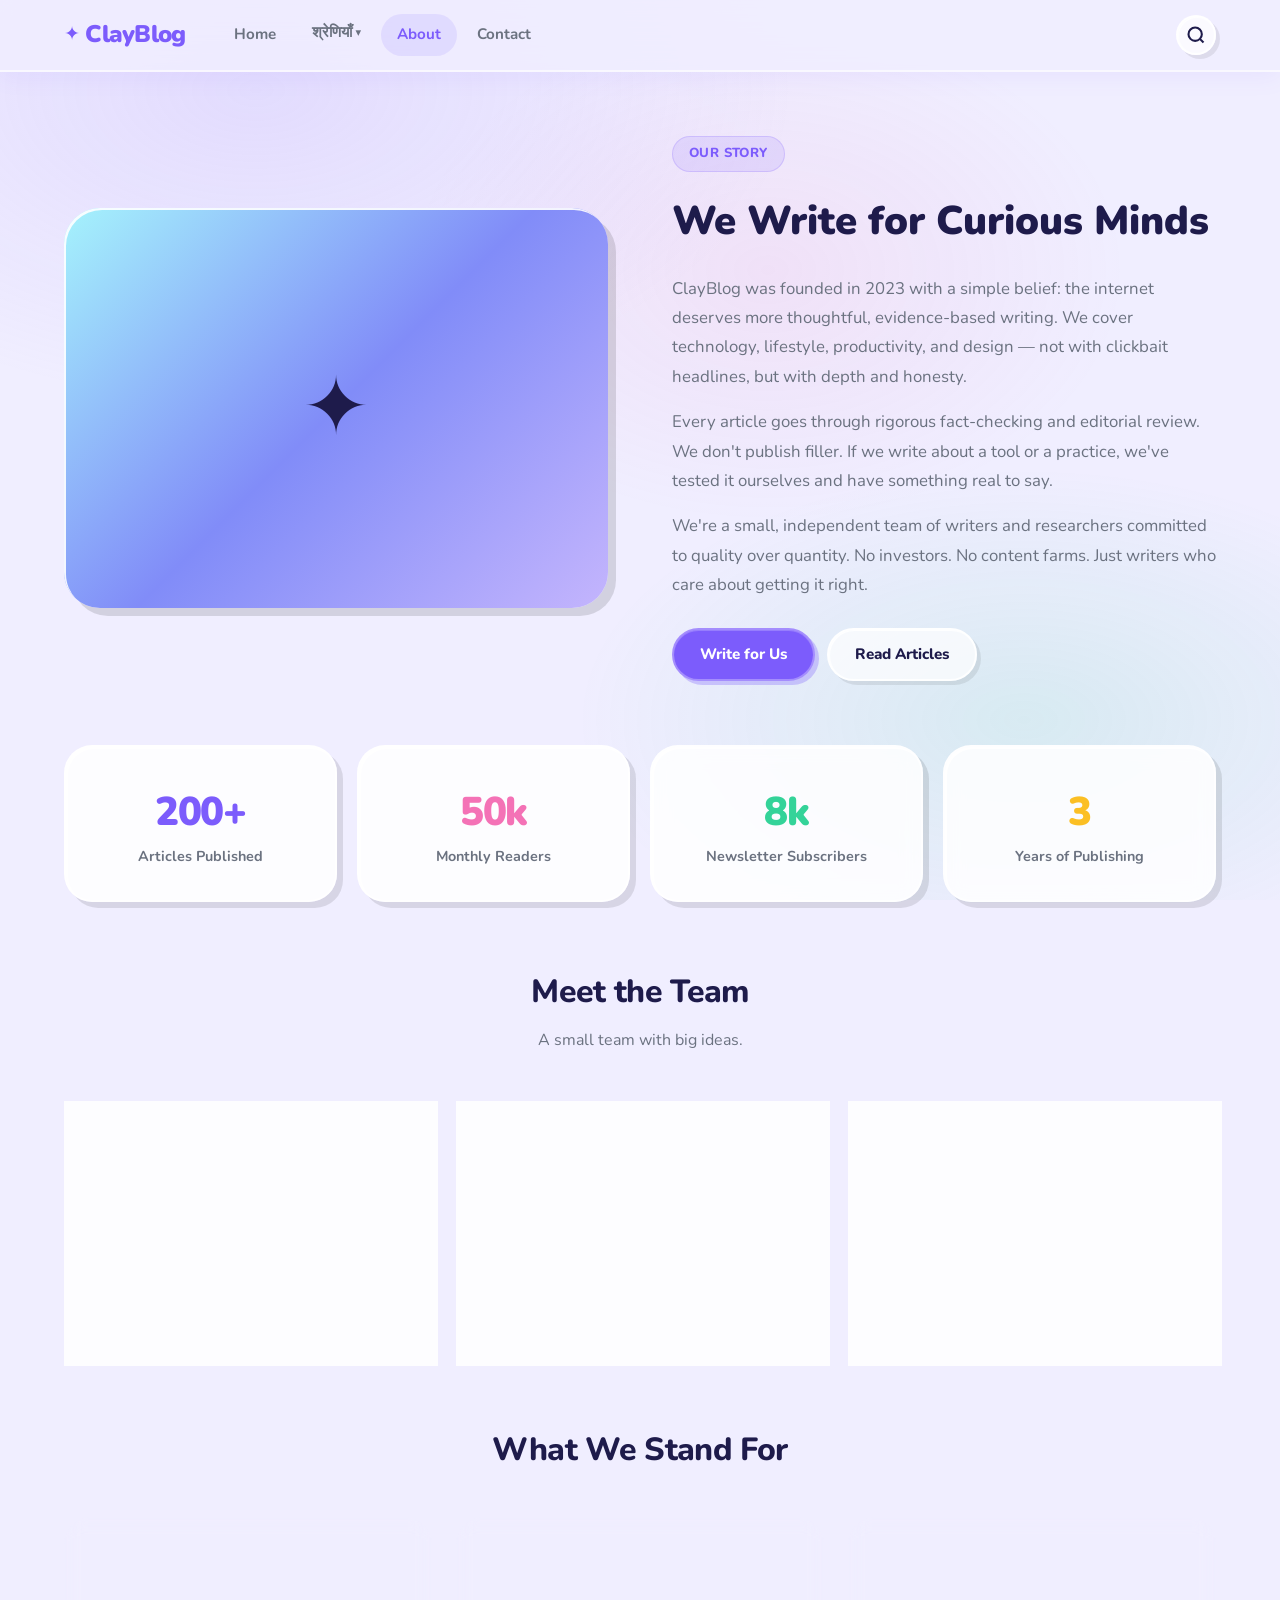
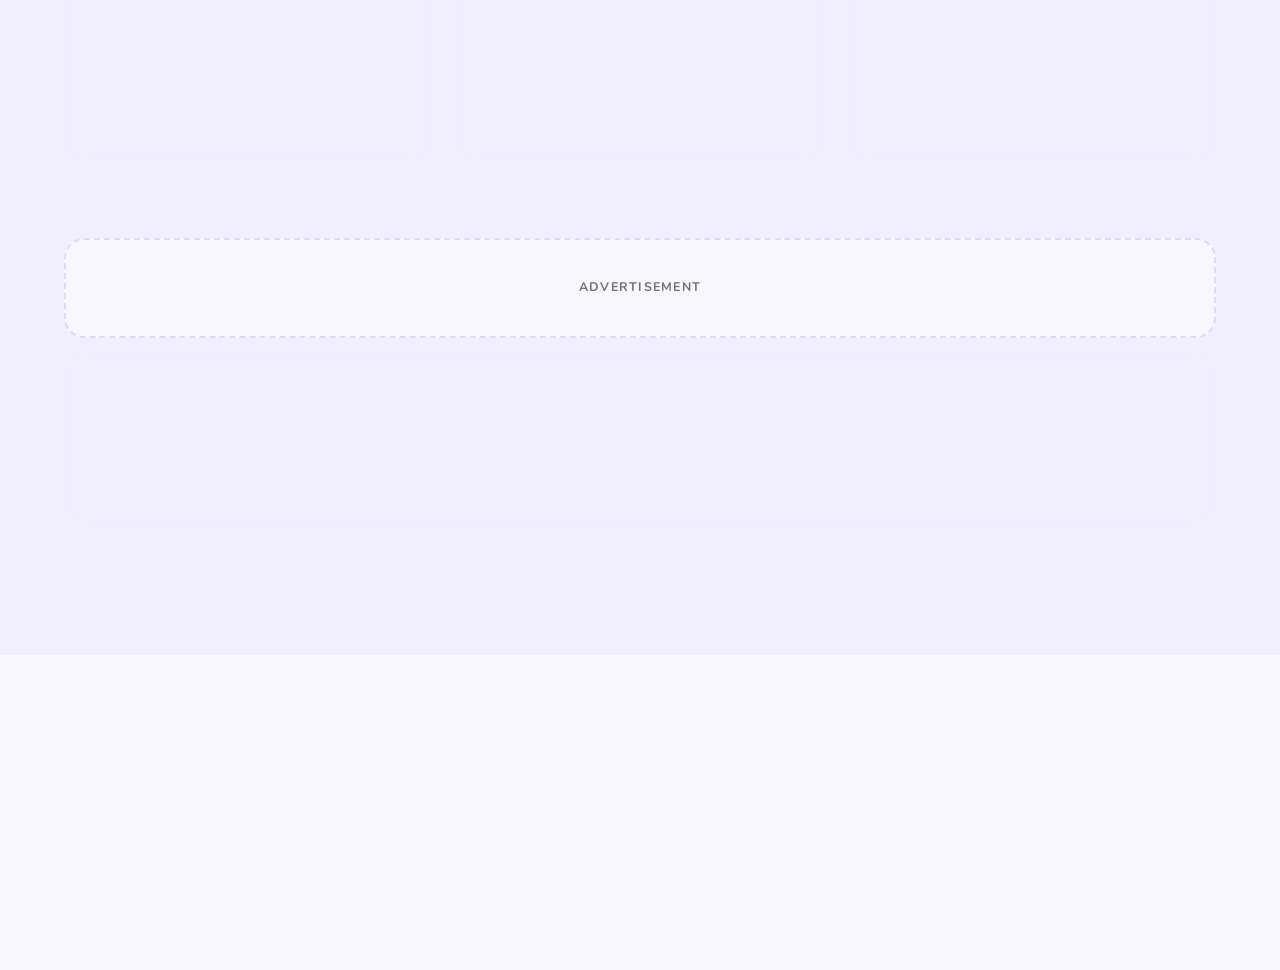
<file: about.html>
<!DOCTYPE html>
<html lang="en">
<head>
  <meta charset="UTF-8" />
  <meta name="viewport" content="width=device-width, initial-scale=1.0" />
  <title>About Us — ClayBlog</title>
  <meta name="description" content="Learn about ClayBlog — our mission, our team, and why we write about technology, lifestyle, and productivity." />
  <meta name="robots" content="index, follow" />
  <link rel="canonical" href="https://yourdomain.com/about.html" />
  <meta property="og:title" content="About ClayBlog" />
  <meta property="og:description" content="Our mission is to help curious people work smarter and live better through thoughtful, evidence-based writing." />
  <script type="application/ld+json">
  {
    "@context": "https://schema.org",
    "@type": "AboutPage",
    "name": "About ClayBlog",
    "url": "https://yourdomain.com/about.html",
    "description": "Learn about ClayBlog, our team, and our mission."
  }
  </script>
  <!-- <script async src="https://pagead2.googlesyndication.com/pagead/js/adsbygoogle.js?client=ca-pub-XXXXXXXXXXXXXXXX" crossorigin="anonymous"></script> -->
  <link rel="stylesheet" href="css/style.css" />
  <link href="https://fonts.googleapis.com/css2?family=Nunito:wght@400;600;700;800;900&display=swap" rel="stylesheet" />
</head>
<body>

  <header class="site-header">
    <div class="container header-inner">
      <a href="index.html" class="logo"><span class="logo-icon">✦</span> ClayBlog</a>
      <nav class="nav" id="main-nav">
        <a href="index.html" class="nav-link">Home</a>
        <div class="nav-dropdown">
          <button class="dropdown-toggle" id="cat-toggle" aria-haspopup="true" aria-expanded="false">
            श्रेणियाँ <span class="dropdown-arrow">▾</span>
          </button>
          <div class="dropdown-menu" id="cat-menu" role="menu">
            <a href="category.html?cat=automobile"><span class="d-icon">🚗</span> ऑटोमोबाइल</a>
            <a href="category.html?cat=business"><span class="d-icon">💼</span> बिज़नेस</a>
            <a href="category.html?cat=technology"><span class="d-icon">💻</span> टेक्नोलॉजी</a>
            <a href="category.html?cat=finance"><span class="d-icon">💰</span> फाइनेंस</a>
            <a href="category.html?cat=entertainment"><span class="d-icon">🎬</span> मनोरंजन</a>
            <a href="category.html?cat=education"><span class="d-icon">📚</span> एजुकेशन</a>
            <a href="category.html?cat=sports"><span class="d-icon">🏆</span> खेल</a>
          </div>
        </div>
        <a href="about.html" class="nav-link active">About</a>
        <a href="contact.html" class="nav-link">Contact</a>
      </nav>
      <div class="header-actions">
        <a href="search.html" class="btn-icon" aria-label="Search">
          <svg width="20" height="20" viewBox="0 0 24 24" fill="none" stroke="currentColor" stroke-width="2.5"><circle cx="11" cy="11" r="8"/><path d="m21 21-4.35-4.35"/></svg>
        </a>
        <button class="hamburger" id="hamburger" aria-label="Toggle menu" aria-expanded="false"><span></span><span></span><span></span></button>
      </div>
    </div>
  </header>

  <main>

    <!-- About Hero -->
    <section class="about-hero">
      <div class="container about-inner">
        <div class="about-img">✦</div>
        <div class="about-text">
          <span class="badge">Our Story</span>
          <h1>We Write for Curious Minds</h1>
          <p>ClayBlog was founded in 2023 with a simple belief: the internet deserves more thoughtful, evidence-based writing. We cover technology, lifestyle, productivity, and design — not with clickbait headlines, but with depth and honesty.</p>
          <p>Every article goes through rigorous fact-checking and editorial review. We don't publish filler. If we write about a tool or a practice, we've tested it ourselves and have something real to say.</p>
          <p>We're a small, independent team of writers and researchers committed to quality over quantity. No investors. No content farms. Just writers who care about getting it right.</p>
          <div class="hero-actions" style="margin-top:28px">
            <a href="contact.html" class="btn btn-primary">Write for Us</a>
            <a href="index.html" class="btn btn-ghost">Read Articles</a>
          </div>
        </div>
      </div>
    </section>

    <!-- Stats -->
    <section class="section" style="padding-top:0">
      <div class="container">
        <div style="display:grid;grid-template-columns:repeat(4,1fr);gap:20px;text-align:center">
          <div class="clay-card" style="padding:32px 20px">
            <div style="font-size:2.5rem;font-weight:900;color:#7c5cfc;letter-spacing:-0.03em">200+</div>
            <div style="color:#6b7280;font-weight:700;font-size:0.9rem">Articles Published</div>
          </div>
          <div class="clay-card" style="padding:32px 20px">
            <div style="font-size:2.5rem;font-weight:900;color:#f472b6;letter-spacing:-0.03em">50k</div>
            <div style="color:#6b7280;font-weight:700;font-size:0.9rem">Monthly Readers</div>
          </div>
          <div class="clay-card" style="padding:32px 20px">
            <div style="font-size:2.5rem;font-weight:900;color:#34d399;letter-spacing:-0.03em">8k</div>
            <div style="color:#6b7280;font-weight:700;font-size:0.9rem">Newsletter Subscribers</div>
          </div>
          <div class="clay-card" style="padding:32px 20px">
            <div style="font-size:2.5rem;font-weight:900;color:#fbbf24;letter-spacing:-0.03em">3</div>
            <div style="color:#6b7280;font-weight:700;font-size:0.9rem">Years of Publishing</div>
          </div>
        </div>
      </div>
    </section>

    <!-- Team -->
    <section class="section" style="padding-top:0">
      <div class="container">
        <div class="section-header" style="justify-content:center;text-align:center;flex-direction:column;gap:8px;margin-bottom:40px">
          <h2 class="section-title">Meet the Team</h2>
          <p style="color:#6b7280;font-size:1rem">A small team with big ideas.</p>
        </div>
        <div class="team-grid">
          <div class="clay-card team-card">
            <div class="team-avatar">👨‍💻</div>
            <h3>Alex Rivera</h3>
            <p>Tech Editor · 8 years in software engineering before switching to writing full-time. Specializes in AI, developer tools, and the future of work.</p>
          </div>
          <div class="clay-card team-card">
            <div class="team-avatar" style="background:linear-gradient(135deg,#fde68a,#f472b6)">👩‍🎨</div>
            <h3>Maya Chen</h3>
            <p>Lifestyle Editor · Former UX designer and wellbeing coach. Writes about the intersection of design, habits, and intentional living.</p>
          </div>
          <div class="clay-card team-card">
            <div class="team-avatar" style="background:linear-gradient(135deg,#bbf7d0,#34d399)">🧑‍🔬</div>
            <h3>Jordan Kim</h3>
            <p>Productivity Editor · Cognitive science background. Obsessively research-backed writing on focus, systems, and getting things done.</p>
          </div>
        </div>
      </div>
    </section>

    <!-- Values -->
    <section class="section" style="padding-top:0">
      <div class="container">
        <div class="section-header" style="justify-content:center;text-align:center;flex-direction:column;gap:8px;margin-bottom:40px">
          <h2 class="section-title">What We Stand For</h2>
        </div>
        <div style="display:grid;grid-template-columns:repeat(3,1fr);gap:24px">
          <div class="clay-card" style="padding:32px;background:linear-gradient(145deg,rgba(199,210,254,0.4),rgba(255,255,255,0.9))">
            <div style="font-size:2rem;margin-bottom:16px">🔬</div>
            <h3 style="font-weight:800;margin-bottom:10px">Evidence First</h3>
            <p style="color:#6b7280;font-size:0.9rem;line-height:1.65">We cite sources, test claims, and correct mistakes. We'd rather say "we don't know" than speculate as fact.</p>
          </div>
          <div class="clay-card" style="padding:32px;background:linear-gradient(145deg,rgba(252,231,243,0.4),rgba(255,255,255,0.9))">
            <div style="font-size:2rem;margin-bottom:16px">🚫</div>
            <h3 style="font-weight:800;margin-bottom:10px">No Clickbait</h3>
            <p style="color:#6b7280;font-size:0.9rem;line-height:1.65">Our headlines say what our articles do. We don't mislead, sensationalize, or over-promise to get clicks.</p>
          </div>
          <div class="clay-card" style="padding:32px;background:linear-gradient(145deg,rgba(209,250,229,0.4),rgba(255,255,255,0.9))">
            <div style="font-size:2rem;margin-bottom:16px">🤝</div>
            <h3 style="font-weight:800;margin-bottom:10px">Transparent</h3>
            <p style="color:#6b7280;font-size:0.9rem;line-height:1.65">We disclose sponsored content and affiliates clearly. When we recommend something, you should know why.</p>
          </div>
        </div>
      </div>
    </section>

    <!-- Ad -->
    <div class="container ad-zone">
      <div class="ad-placeholder"><span>Advertisement</span></div>
    </div>

    <!-- CTA -->
    <section class="section newsletter-section">
      <div class="container">
        <div class="clay-card newsletter-card">
          <div class="newsletter-deco deco-1">✦</div>
          <div class="newsletter-inner">
            <div class="newsletter-text">
              <h2>Join 8,000+ Subscribers</h2>
              <p>Get our weekly roundup of the best articles — free, always.</p>
            </div>
            <form class="newsletter-form" onsubmit="handleSubscribe(event)">
              <input type="email" placeholder="your@email.com" required class="clay-input" />
              <button type="submit" class="btn btn-primary">Subscribe</button>
            </form>
          </div>
        </div>
      </div>
    </section>

  </main>

  <footer class="site-footer">
    <div class="container footer-inner">
      <div class="footer-brand">
        <a href="index.html" class="logo">✦ ClayBlog</a>
        <p>Fresh ideas, deep dives, and expert insights for curious minds.</p>
        <div class="social-links">
          <a href="#" class="social-btn">𝕏</a>
          <a href="#" class="social-btn">📸</a>
          <a href="#" class="social-btn">📡</a>
        </div>
      </div>
      <div class="footer-links">
        <div class="footer-col"><h4>Topics</h4><a href="category.html?cat=technology">Technology</a><a href="category.html?cat=lifestyle">Lifestyle</a><a href="category.html?cat=productivity">Productivity</a></div>
        <div class="footer-col"><h4>Company</h4><a href="about.html">About</a><a href="contact.html">Contact</a><a href="privacy.html">Privacy</a></div>
        <div class="footer-col"><h4>More</h4><a href="advertise.html">Advertise</a><a href="contact.html">Write for Us</a></div>
      </div>
    </div>
    <div class="footer-bottom">
      <p>© 2025 ClayBlog. All rights reserved.</p>
      <p><a href="privacy.html">Privacy Policy</a></p>
    </div>
  </footer>

  <script src="js/main.js"></script>
</body>
</html>
</file>
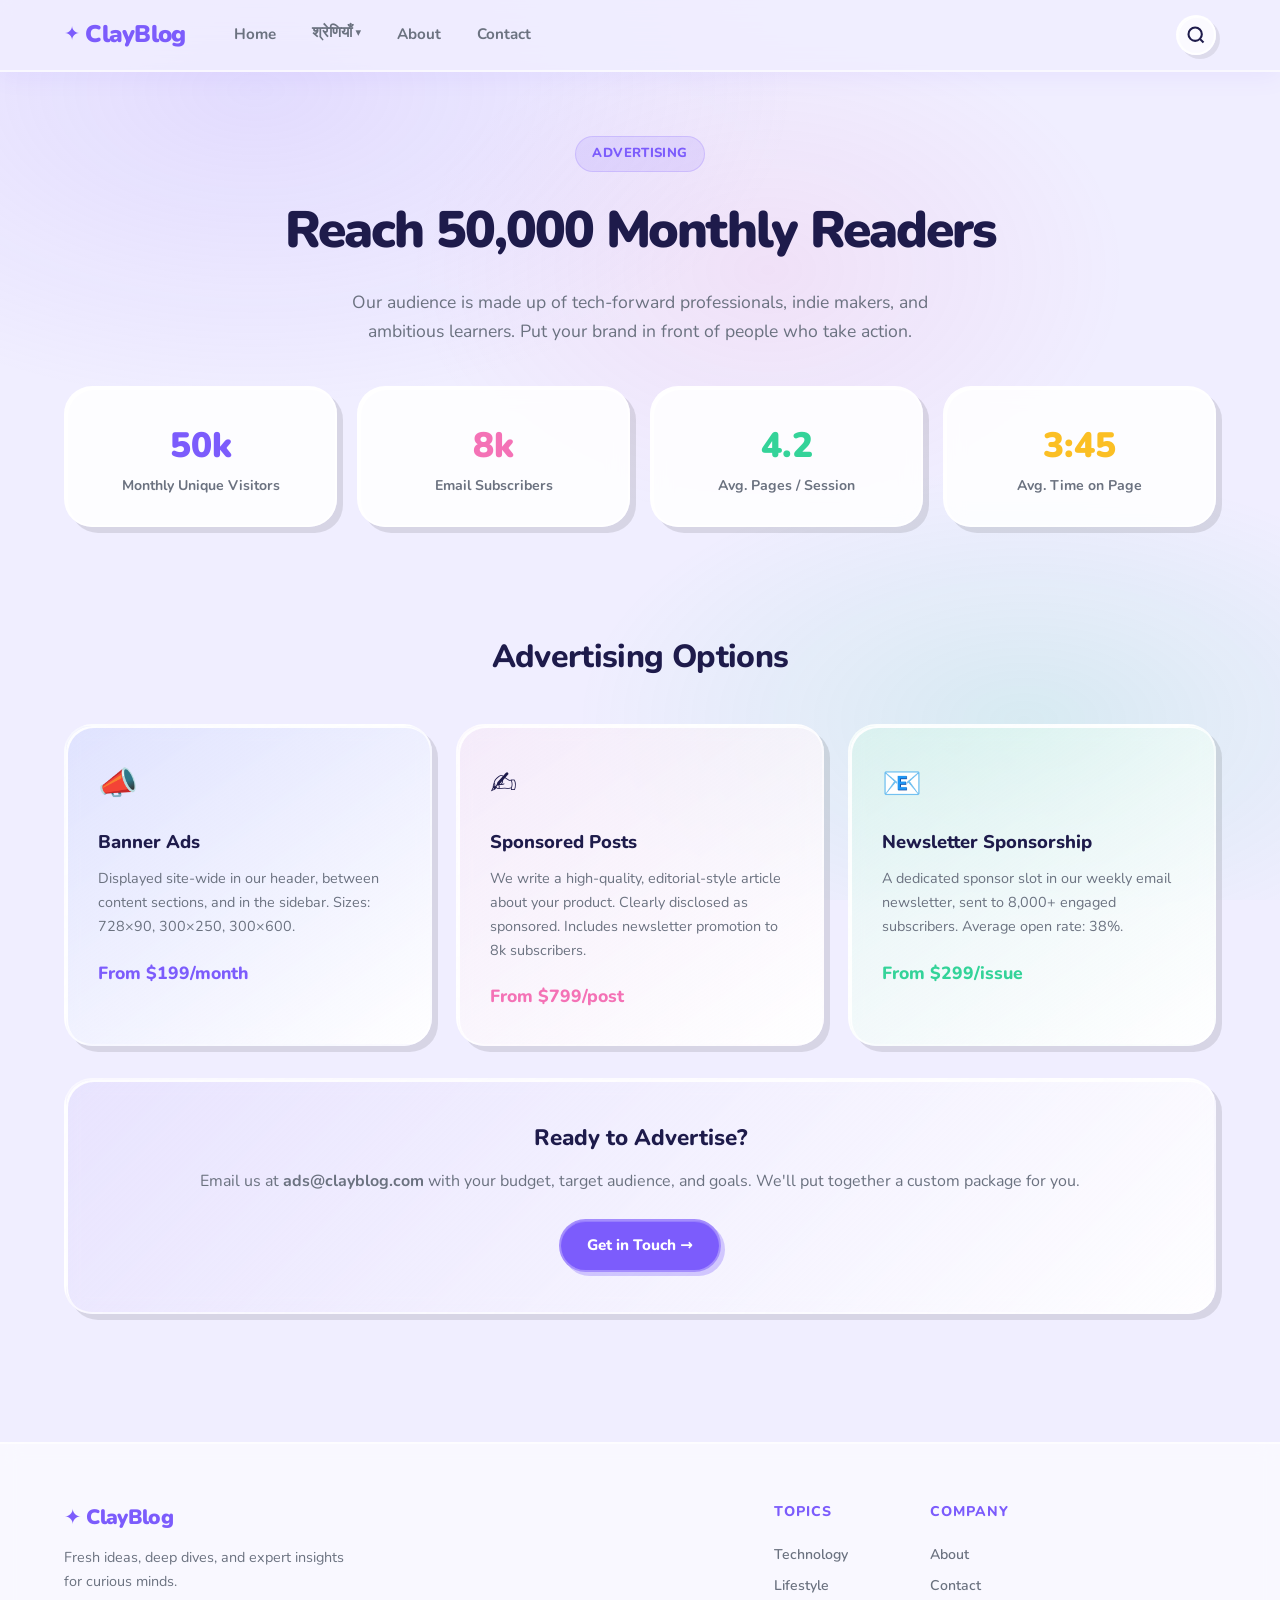
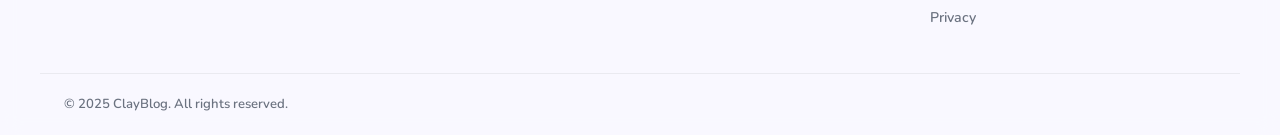
<file: advertise.html>
<!DOCTYPE html>
<html lang="en">
<head>
  <meta charset="UTF-8" />
  <meta name="viewport" content="width=device-width, initial-scale=1.0" />
  <title>Advertise — ClayBlog</title>
  <meta name="description" content="Reach 50,000 monthly readers on ClayBlog. Advertise your product or service to an engaged audience of tech-savvy professionals." />
  <meta name="robots" content="index, follow" />
  <link rel="canonical" href="https://yourdomain.com/advertise.html" />
  <link rel="stylesheet" href="css/style.css" />
  <link href="https://fonts.googleapis.com/css2?family=Nunito:wght@400;600;700;800;900&display=swap" rel="stylesheet" />
</head>
<body>

  <header class="site-header">
    <div class="container header-inner">
      <a href="index.html" class="logo"><span class="logo-icon">✦</span> ClayBlog</a>
      <nav class="nav" id="main-nav">
        <a href="index.html" class="nav-link">Home</a>
        <div class="nav-dropdown">
          <button class="dropdown-toggle" id="cat-toggle" aria-haspopup="true" aria-expanded="false">
            श्रेणियाँ <span class="dropdown-arrow">▾</span>
          </button>
          <div class="dropdown-menu" id="cat-menu" role="menu">
            <a href="category.html?cat=automobile"><span class="d-icon">🚗</span> ऑटोमोबाइल</a>
            <a href="category.html?cat=business"><span class="d-icon">💼</span> बिज़नेस</a>
            <a href="category.html?cat=technology"><span class="d-icon">💻</span> टेक्नोलॉजी</a>
            <a href="category.html?cat=finance"><span class="d-icon">💰</span> फाइनेंस</a>
            <a href="category.html?cat=entertainment"><span class="d-icon">🎬</span> मनोरंजन</a>
            <a href="category.html?cat=education"><span class="d-icon">📚</span> एजुकेशन</a>
            <a href="category.html?cat=sports"><span class="d-icon">🏆</span> खेल</a>
          </div>
        </div>
        <a href="about.html" class="nav-link">About</a>
        <a href="contact.html" class="nav-link">Contact</a>
      </nav>
      <div class="header-actions">
        <a href="search.html" class="btn-icon" aria-label="Search">
          <svg width="20" height="20" viewBox="0 0 24 24" fill="none" stroke="currentColor" stroke-width="2.5"><circle cx="11" cy="11" r="8"/><path d="m21 21-4.35-4.35"/></svg>
        </a>
        <button class="hamburger" id="hamburger" aria-label="Toggle menu" aria-expanded="false"><span></span><span></span><span></span></button>
      </div>
    </div>
  </header>

  <main>
    <section style="padding:64px 0 48px;text-align:center">
      <div class="container">
        <span class="badge">Advertising</span>
        <h1 style="font-size:clamp(2rem,5vw,3.2rem);font-weight:900;margin-bottom:16px;letter-spacing:-0.04em">Reach 50,000 Monthly Readers</h1>
        <p style="color:#6b7280;font-size:1.1rem;max-width:600px;margin:0 auto 40px">Our audience is made up of tech-forward professionals, indie makers, and ambitious learners. Put your brand in front of people who take action.</p>

        <div style="display:grid;grid-template-columns:repeat(4,1fr);gap:20px;margin-bottom:56px;text-align:center">
          <div class="clay-card" style="padding:28px 16px">
            <div style="font-size:2.2rem;font-weight:900;color:#7c5cfc">50k</div>
            <div style="color:#6b7280;font-weight:700;font-size:0.88rem">Monthly Unique Visitors</div>
          </div>
          <div class="clay-card" style="padding:28px 16px">
            <div style="font-size:2.2rem;font-weight:900;color:#f472b6">8k</div>
            <div style="color:#6b7280;font-weight:700;font-size:0.88rem">Email Subscribers</div>
          </div>
          <div class="clay-card" style="padding:28px 16px">
            <div style="font-size:2.2rem;font-weight:900;color:#34d399">4.2</div>
            <div style="color:#6b7280;font-weight:700;font-size:0.88rem">Avg. Pages / Session</div>
          </div>
          <div class="clay-card" style="padding:28px 16px">
            <div style="font-size:2.2rem;font-weight:900;color:#fbbf24">3:45</div>
            <div style="color:#6b7280;font-weight:700;font-size:0.88rem">Avg. Time on Page</div>
          </div>
        </div>
      </div>
    </section>

    <section style="padding:0 0 64px">
      <div class="container">
        <h2 class="section-title" style="text-align:center;margin-bottom:40px">Advertising Options</h2>
        <div style="display:grid;grid-template-columns:repeat(3,1fr);gap:24px">
          <div class="clay-card" style="padding:32px;background:linear-gradient(145deg,rgba(199,210,254,0.4),rgba(255,255,255,0.95))">
            <div style="font-size:2rem;margin-bottom:16px">📣</div>
            <h3 style="font-weight:800;font-size:1.15rem;margin-bottom:10px">Banner Ads</h3>
            <p style="color:#6b7280;font-size:0.9rem;line-height:1.65;margin-bottom:20px">Displayed site-wide in our header, between content sections, and in the sidebar. Sizes: 728×90, 300×250, 300×600.</p>
            <p style="font-weight:800;font-size:1.1rem;color:#7c5cfc">From $199/month</p>
          </div>
          <div class="clay-card" style="padding:32px;background:linear-gradient(145deg,rgba(252,231,243,0.4),rgba(255,255,255,0.95))">
            <div style="font-size:2rem;margin-bottom:16px">✍️</div>
            <h3 style="font-weight:800;font-size:1.15rem;margin-bottom:10px">Sponsored Posts</h3>
            <p style="color:#6b7280;font-size:0.9rem;line-height:1.65;margin-bottom:20px">We write a high-quality, editorial-style article about your product. Clearly disclosed as sponsored. Includes newsletter promotion to 8k subscribers.</p>
            <p style="font-weight:800;font-size:1.1rem;color:#f472b6">From $799/post</p>
          </div>
          <div class="clay-card" style="padding:32px;background:linear-gradient(145deg,rgba(209,250,229,0.4),rgba(255,255,255,0.95))">
            <div style="font-size:2rem;margin-bottom:16px">📧</div>
            <h3 style="font-weight:800;font-size:1.15rem;margin-bottom:10px">Newsletter Sponsorship</h3>
            <p style="color:#6b7280;font-size:0.9rem;line-height:1.65;margin-bottom:20px">A dedicated sponsor slot in our weekly email newsletter, sent to 8,000+ engaged subscribers. Average open rate: 38%.</p>
            <p style="font-weight:800;font-size:1.1rem;color:#34d399">From $299/issue</p>
          </div>
        </div>

        <div class="clay-card" style="padding:40px;margin-top:32px;text-align:center;background:linear-gradient(135deg,rgba(167,139,250,0.1),rgba(255,255,255,0.9))">
          <h3 style="font-size:1.4rem;font-weight:800;margin-bottom:12px">Ready to Advertise?</h3>
          <p style="color:#6b7280;margin-bottom:24px">Email us at <strong>ads@clayblog.com</strong> with your budget, target audience, and goals. We'll put together a custom package for you.</p>
          <a href="contact.html" class="btn btn-primary">Get in Touch →</a>
        </div>
      </div>
    </section>
  </main>

  <footer class="site-footer">
    <div class="container footer-inner">
      <div class="footer-brand">
        <a href="index.html" class="logo">✦ ClayBlog</a>
        <p>Fresh ideas, deep dives, and expert insights for curious minds.</p>
      </div>
      <div class="footer-links">
        <div class="footer-col"><h4>Topics</h4><a href="category.html?cat=technology">Technology</a><a href="category.html?cat=lifestyle">Lifestyle</a></div>
        <div class="footer-col"><h4>Company</h4><a href="about.html">About</a><a href="contact.html">Contact</a><a href="privacy.html">Privacy</a></div>
      </div>
    </div>
    <div class="footer-bottom">
      <p>© 2025 ClayBlog. All rights reserved.</p>
    </div>
  </footer>

  <script src="js/main.js"></script>
</body>
</html>
</file>
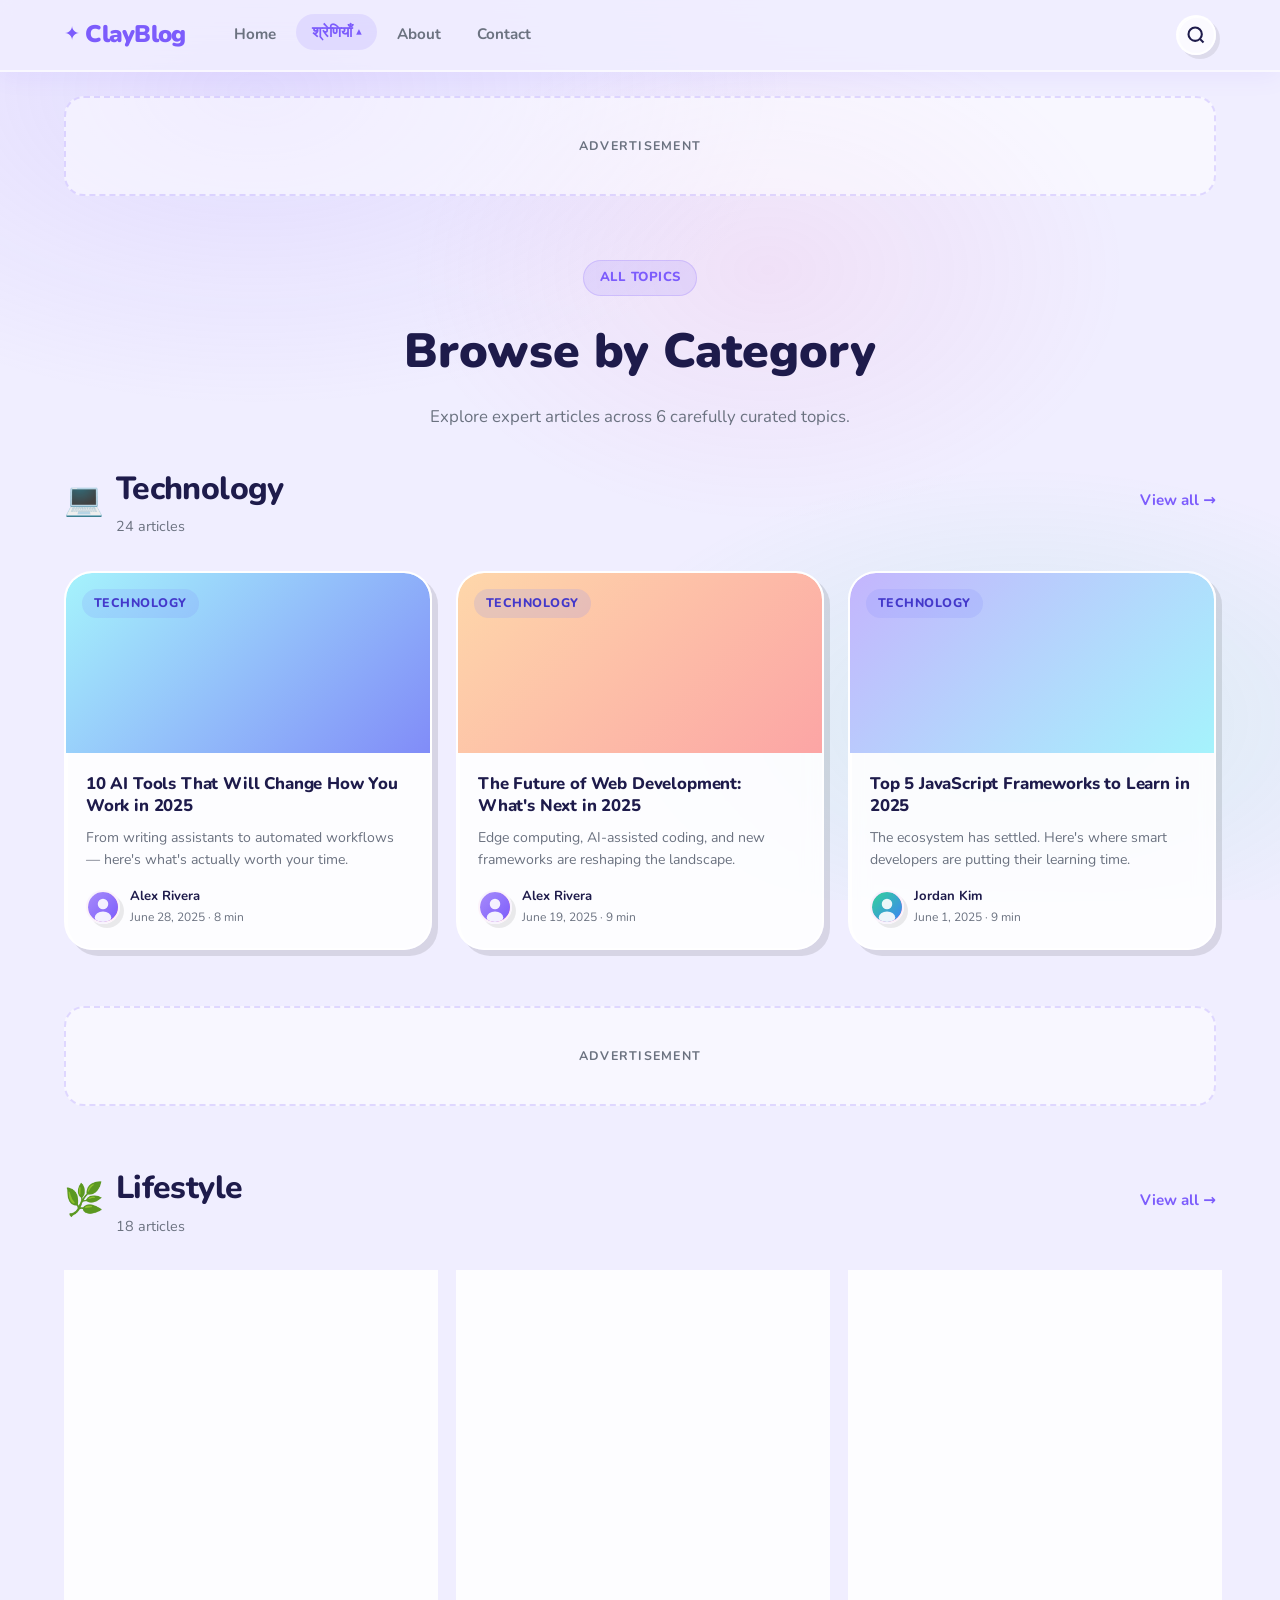
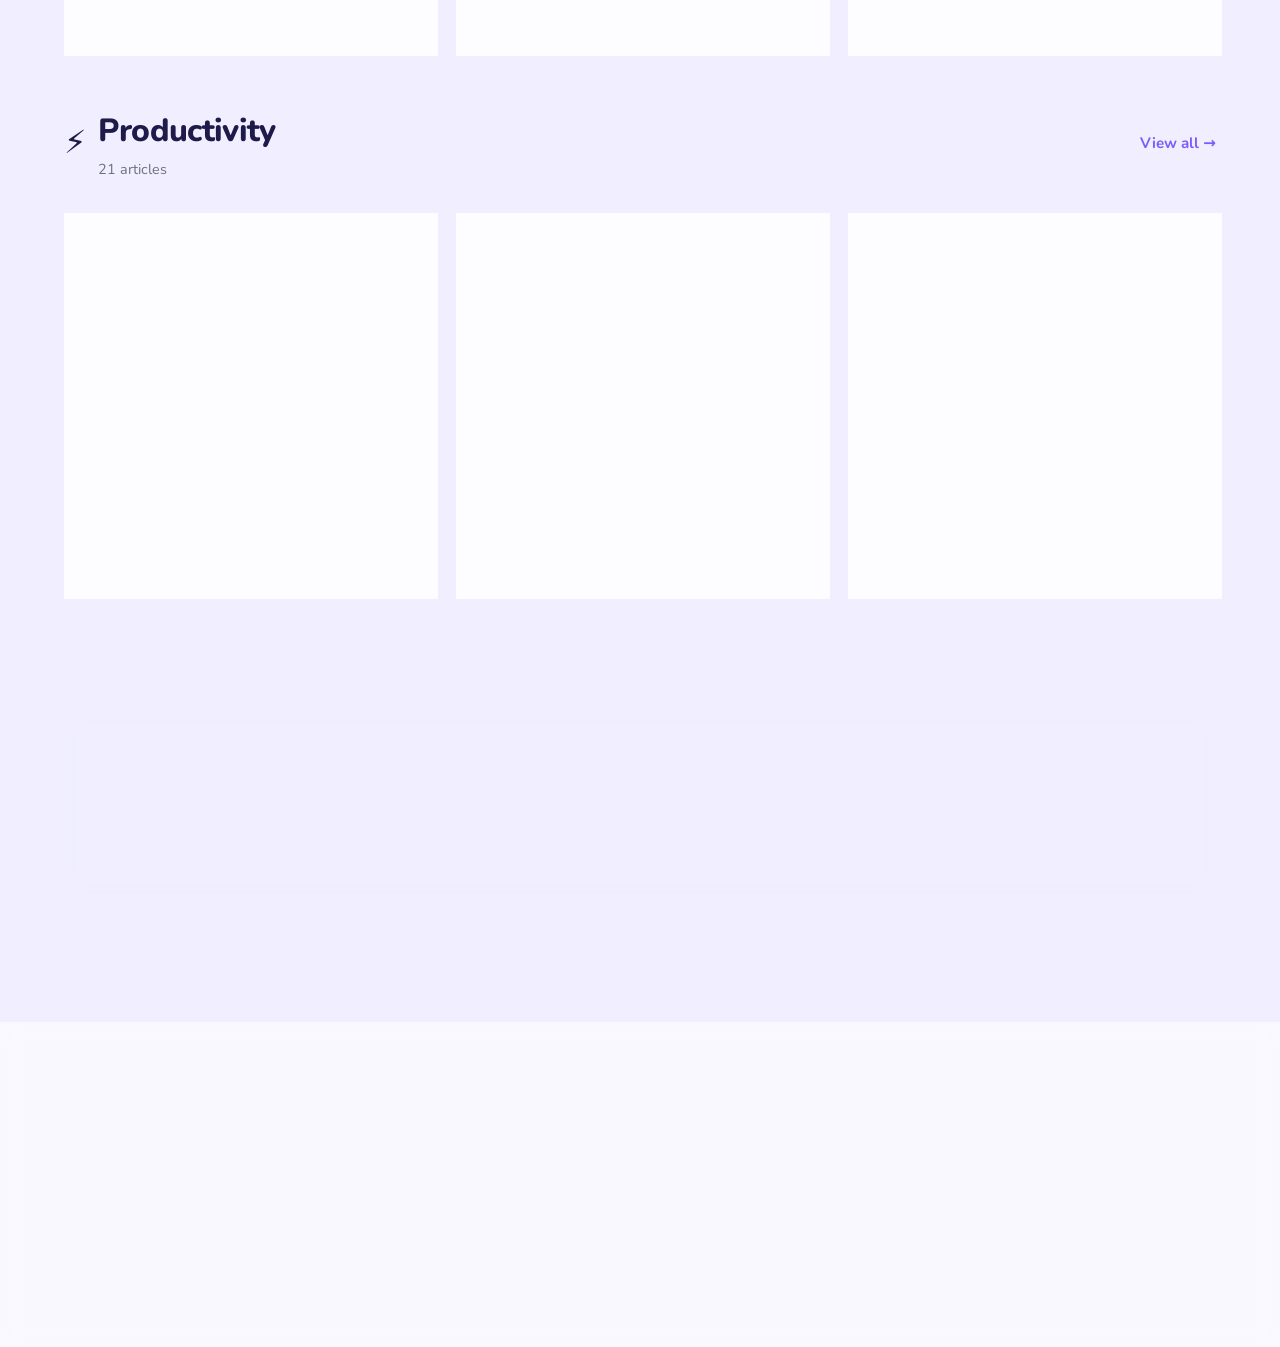
<file: category.html>
<!DOCTYPE html>
<html lang="en">
<head>
  <meta charset="UTF-8" />
  <meta name="viewport" content="width=device-width, initial-scale=1.0" />
  <title>Categories — ClayBlog</title>
  <meta name="description" content="Browse all articles by category on ClayBlog — Technology, Lifestyle, Productivity, Design, Health, and Finance." />
  <meta name="robots" content="index, follow" />
  <link rel="canonical" href="https://yourdomain.com/category.html" />
  <meta property="og:title" content="Categories — ClayBlog" />
  <meta property="og:description" content="Browse articles by category on ClayBlog." />
  <meta property="og:url" content="https://yourdomain.com/category.html" />
  <!-- <script async src="https://pagead2.googlesyndication.com/pagead/js/adsbygoogle.js?client=ca-pub-XXXXXXXXXXXXXXXX" crossorigin="anonymous"></script> -->
  <link rel="stylesheet" href="css/style.css" />
  <link href="https://fonts.googleapis.com/css2?family=Nunito:wght@400;600;700;800;900&display=swap" rel="stylesheet" />
</head>
<body>

  <header class="site-header">
    <div class="container header-inner">
      <a href="index.html" class="logo"><span class="logo-icon">✦</span> ClayBlog</a>
      <nav class="nav" id="main-nav">
        <a href="index.html" class="nav-link">Home</a>
        <div class="nav-dropdown">
          <button class="dropdown-toggle open" id="cat-toggle" aria-haspopup="true" aria-expanded="true">
            श्रेणियाँ <span class="dropdown-arrow">▾</span>
          </button>
          <div class="dropdown-menu" id="cat-menu" role="menu">
            <a href="category.html?cat=automobile"><span class="d-icon">🚗</span> ऑटोमोबाइल</a>
            <a href="category.html?cat=business"><span class="d-icon">💼</span> बिज़नेस</a>
            <a href="category.html?cat=technology"><span class="d-icon">💻</span> टेक्नोलॉजी</a>
            <a href="category.html?cat=finance"><span class="d-icon">💰</span> फाइनेंस</a>
            <a href="category.html?cat=entertainment"><span class="d-icon">🎬</span> मनोरंजन</a>
            <a href="category.html?cat=education"><span class="d-icon">📚</span> एजुकेशन</a>
            <a href="category.html?cat=sports"><span class="d-icon">🏆</span> खेल</a>
          </div>
        </div>
        <a href="about.html" class="nav-link">About</a>
        <a href="contact.html" class="nav-link">Contact</a>
      </nav>
      <div class="header-actions">
        <a href="search.html" class="btn-icon" aria-label="Search">
          <svg width="20" height="20" viewBox="0 0 24 24" fill="none" stroke="currentColor" stroke-width="2.5"><circle cx="11" cy="11" r="8"/><path d="m21 21-4.35-4.35"/></svg>
        </a>
        <button class="hamburger" id="hamburger" aria-label="Toggle menu" aria-expanded="false"><span></span><span></span><span></span></button>
      </div>
    </div>
  </header>

  <main>

    <div class="container ad-zone" style="padding-top:16px">
      <div class="ad-placeholder"><span>Advertisement</span></div>
    </div>

    <section class="page-hero">
      <div class="container">
        <span class="badge">All Topics</span>
        <h1>Browse by Category</h1>
        <p>Explore expert articles across 6 carefully curated topics.</p>
      </div>
    </section>

    <section class="section" style="padding-top:0">
      <div class="container">

        <!-- Technology -->
        <div style="margin-bottom:56px">
          <div class="section-header">
            <div style="display:flex;align-items:center;gap:12px">
              <span style="font-size:2rem">💻</span>
              <div>
                <h2 class="section-title">Technology</h2>
                <p style="color:#6b7280;font-size:0.9rem">24 articles</p>
              </div>
            </div>
            <a href="category.html?cat=technology" class="link-more">View all →</a>
          </div>
          <div class="posts-grid">
            <article class="clay-card post-card">
              <div class="post-img" style="background:linear-gradient(135deg,#a5f3fc,#818cf8)">
                <span class="tag tag-tech">Technology</span>
              </div>
              <div class="post-body">
                <h3 class="post-title"><a href="post.html">10 AI Tools That Will Change How You Work in 2025</a></h3>
                <p class="post-excerpt">From writing assistants to automated workflows — here's what's actually worth your time.</p>
                <div class="post-meta">
                  <img src="assets/avatar1.svg" alt="Author" class="avatar" />
                  <div><span class="author-name">Alex Rivera</span><span class="post-date">June 28, 2025 · 8 min</span></div>
                </div>
              </div>
            </article>
            <article class="clay-card post-card">
              <div class="post-img" style="background:linear-gradient(135deg,#fed7aa,#fca5a5)">
                <span class="tag tag-tech">Technology</span>
              </div>
              <div class="post-body">
                <h3 class="post-title"><a href="post.html">The Future of Web Development: What's Next in 2025</a></h3>
                <p class="post-excerpt">Edge computing, AI-assisted coding, and new frameworks are reshaping the landscape.</p>
                <div class="post-meta">
                  <img src="assets/avatar1.svg" alt="Author" class="avatar" />
                  <div><span class="author-name">Alex Rivera</span><span class="post-date">June 19, 2025 · 9 min</span></div>
                </div>
              </div>
            </article>
            <article class="clay-card post-card">
              <div class="post-img" style="background:linear-gradient(135deg,#c4b5fd,#a5f3fc)">
                <span class="tag tag-tech">Technology</span>
              </div>
              <div class="post-body">
                <h3 class="post-title"><a href="post.html">Top 5 JavaScript Frameworks to Learn in 2025</a></h3>
                <p class="post-excerpt">The ecosystem has settled. Here's where smart developers are putting their learning time.</p>
                <div class="post-meta">
                  <img src="assets/avatar3.svg" alt="Author" class="avatar" />
                  <div><span class="author-name">Jordan Kim</span><span class="post-date">June 1, 2025 · 9 min</span></div>
                </div>
              </div>
            </article>
          </div>
        </div>

        <div class="ad-zone"><div class="ad-placeholder"><span>Advertisement</span></div></div>

        <!-- Lifestyle -->
        <div style="margin-bottom:56px;margin-top:56px">
          <div class="section-header">
            <div style="display:flex;align-items:center;gap:12px">
              <span style="font-size:2rem">🌿</span>
              <div>
                <h2 class="section-title">Lifestyle</h2>
                <p style="color:#6b7280;font-size:0.9rem">18 articles</p>
              </div>
            </div>
            <a href="category.html?cat=lifestyle" class="link-more">View all →</a>
          </div>
          <div class="posts-grid">
            <article class="clay-card post-card">
              <div class="post-img" style="background:linear-gradient(135deg,#bbf7d0,#fde68a)">
                <span class="tag tag-life">Lifestyle</span>
              </div>
              <div class="post-body">
                <h3 class="post-title"><a href="post.html">Morning Routines of Highly Productive People</a></h3>
                <p class="post-excerpt">Small habits compounded over time create extraordinary results.</p>
                <div class="post-meta">
                  <img src="assets/avatar2.svg" alt="Author" class="avatar" />
                  <div><span class="author-name">Maya Chen</span><span class="post-date">June 25, 2025 · 6 min</span></div>
                </div>
              </div>
            </article>
            <article class="clay-card post-card">
              <div class="post-img" style="background:linear-gradient(135deg,#fde68a,#fca5a5)">
                <span class="tag tag-life">Lifestyle</span>
              </div>
              <div class="post-body">
                <h3 class="post-title"><a href="post.html">How Remote Work Is Reshaping City Design</a></h3>
                <p class="post-excerpt">The urban landscape is changing as millions permanently shift to working from home.</p>
                <div class="post-meta">
                  <img src="assets/avatar2.svg" alt="Author" class="avatar" />
                  <div><span class="author-name">Maya Chen</span><span class="post-date">June 9, 2025 · 7 min</span></div>
                </div>
              </div>
            </article>
            <article class="clay-card post-card">
              <div class="post-img" style="background:linear-gradient(135deg,#bbf7d0,#a5f3fc)">
                <span class="tag tag-life">Lifestyle</span>
              </div>
              <div class="post-body">
                <h3 class="post-title"><a href="post.html">The Minimalist's Guide to a Clutter-Free Life</a></h3>
                <p class="post-excerpt">Less stuff, less stress, more clarity. Here's the practical framework.</p>
                <div class="post-meta">
                  <img src="assets/avatar2.svg" alt="Author" class="avatar" />
                  <div><span class="author-name">Maya Chen</span><span class="post-date">May 28, 2025 · 6 min</span></div>
                </div>
              </div>
            </article>
          </div>
        </div>

        <!-- Productivity -->
        <div style="margin-bottom:56px">
          <div class="section-header">
            <div style="display:flex;align-items:center;gap:12px">
              <span style="font-size:2rem">⚡</span>
              <div>
                <h2 class="section-title">Productivity</h2>
                <p style="color:#6b7280;font-size:0.9rem">21 articles</p>
              </div>
            </div>
            <a href="category.html?cat=productivity" class="link-more">View all →</a>
          </div>
          <div class="posts-grid">
            <article class="clay-card post-card">
              <div class="post-img" style="background:linear-gradient(135deg,#fecdd3,#c4b5fd)">
                <span class="tag tag-prod">Productivity</span>
              </div>
              <div class="post-body">
                <h3 class="post-title"><a href="post.html">Deep Work in a World of Distractions</a></h3>
                <p class="post-excerpt">Cal Newport's framework is more relevant than ever. Here's how to actually implement it.</p>
                <div class="post-meta">
                  <img src="assets/avatar3.svg" alt="Author" class="avatar" />
                  <div><span class="author-name">Jordan Kim</span><span class="post-date">June 22, 2025 · 10 min</span></div>
                </div>
              </div>
            </article>
            <article class="clay-card post-card">
              <div class="post-img" style="background:linear-gradient(135deg,#d9f99d,#67e8f9)">
                <span class="tag tag-prod">Productivity</span>
              </div>
              <div class="post-body">
                <h3 class="post-title"><a href="post.html">How to Build a Second Brain with Notion</a></h3>
                <p class="post-excerpt">A practical step-by-step system to capture, organize, and retrieve everything.</p>
                <div class="post-meta">
                  <img src="assets/avatar3.svg" alt="Author" class="avatar" />
                  <div><span class="author-name">Jordan Kim</span><span class="post-date">June 12, 2025 · 12 min</span></div>
                </div>
              </div>
            </article>
            <article class="clay-card post-card">
              <div class="post-img" style="background:linear-gradient(135deg,#bbf7d0,#c4b5fd)">
                <span class="tag tag-prod">Productivity</span>
              </div>
              <div class="post-body">
                <h3 class="post-title"><a href="post.html">The Science of Habit Formation: A Complete Guide</a></h3>
                <p class="post-excerpt">What neuroscience actually says about building lasting habits — and what fails.</p>
                <div class="post-meta">
                  <img src="assets/avatar3.svg" alt="Author" class="avatar" />
                  <div><span class="author-name">Jordan Kim</span><span class="post-date">June 5, 2025 · 13 min</span></div>
                </div>
              </div>
            </article>
          </div>
        </div>

      </div>
    </section>

    <section class="newsletter-section section" style="padding-top:0">
      <div class="container">
        <div class="clay-card newsletter-card">
          <div class="newsletter-deco deco-1">✦</div>
          <div class="newsletter-inner">
            <div class="newsletter-text">
              <h2>Never Miss an Article</h2>
              <p>Subscribe and get our best posts every week — zero spam.</p>
            </div>
            <form class="newsletter-form" onsubmit="handleSubscribe(event)">
              <input type="email" placeholder="your@email.com" required class="clay-input" />
              <button type="submit" class="btn btn-primary">Subscribe</button>
            </form>
          </div>
        </div>
      </div>
    </section>

  </main>

  <footer class="site-footer">
    <div class="container footer-inner">
      <div class="footer-brand">
        <a href="index.html" class="logo">✦ ClayBlog</a>
        <p>Fresh ideas, deep dives, and expert insights for curious minds.</p>
        <div class="social-links">
          <a href="#" class="social-btn">𝕏</a>
          <a href="#" class="social-btn">📸</a>
          <a href="#" class="social-btn">📡</a>
        </div>
      </div>
      <div class="footer-links">
        <div class="footer-col"><h4>Topics</h4><a href="category.html?cat=technology">Technology</a><a href="category.html?cat=lifestyle">Lifestyle</a><a href="category.html?cat=productivity">Productivity</a><a href="category.html?cat=design">Design</a></div>
        <div class="footer-col"><h4>Company</h4><a href="about.html">About</a><a href="contact.html">Contact</a><a href="privacy.html">Privacy Policy</a></div>
        <div class="footer-col"><h4>More</h4><a href="advertise.html">Advertise</a><a href="contact.html">Write for Us</a></div>
      </div>
    </div>
    <div class="footer-bottom">
      <p>© 2025 ClayBlog. All rights reserved.</p>
      <p><a href="privacy.html">Privacy Policy</a></p>
    </div>
  </footer>

  <script src="js/main.js"></script>
</body>
</html>
</file>
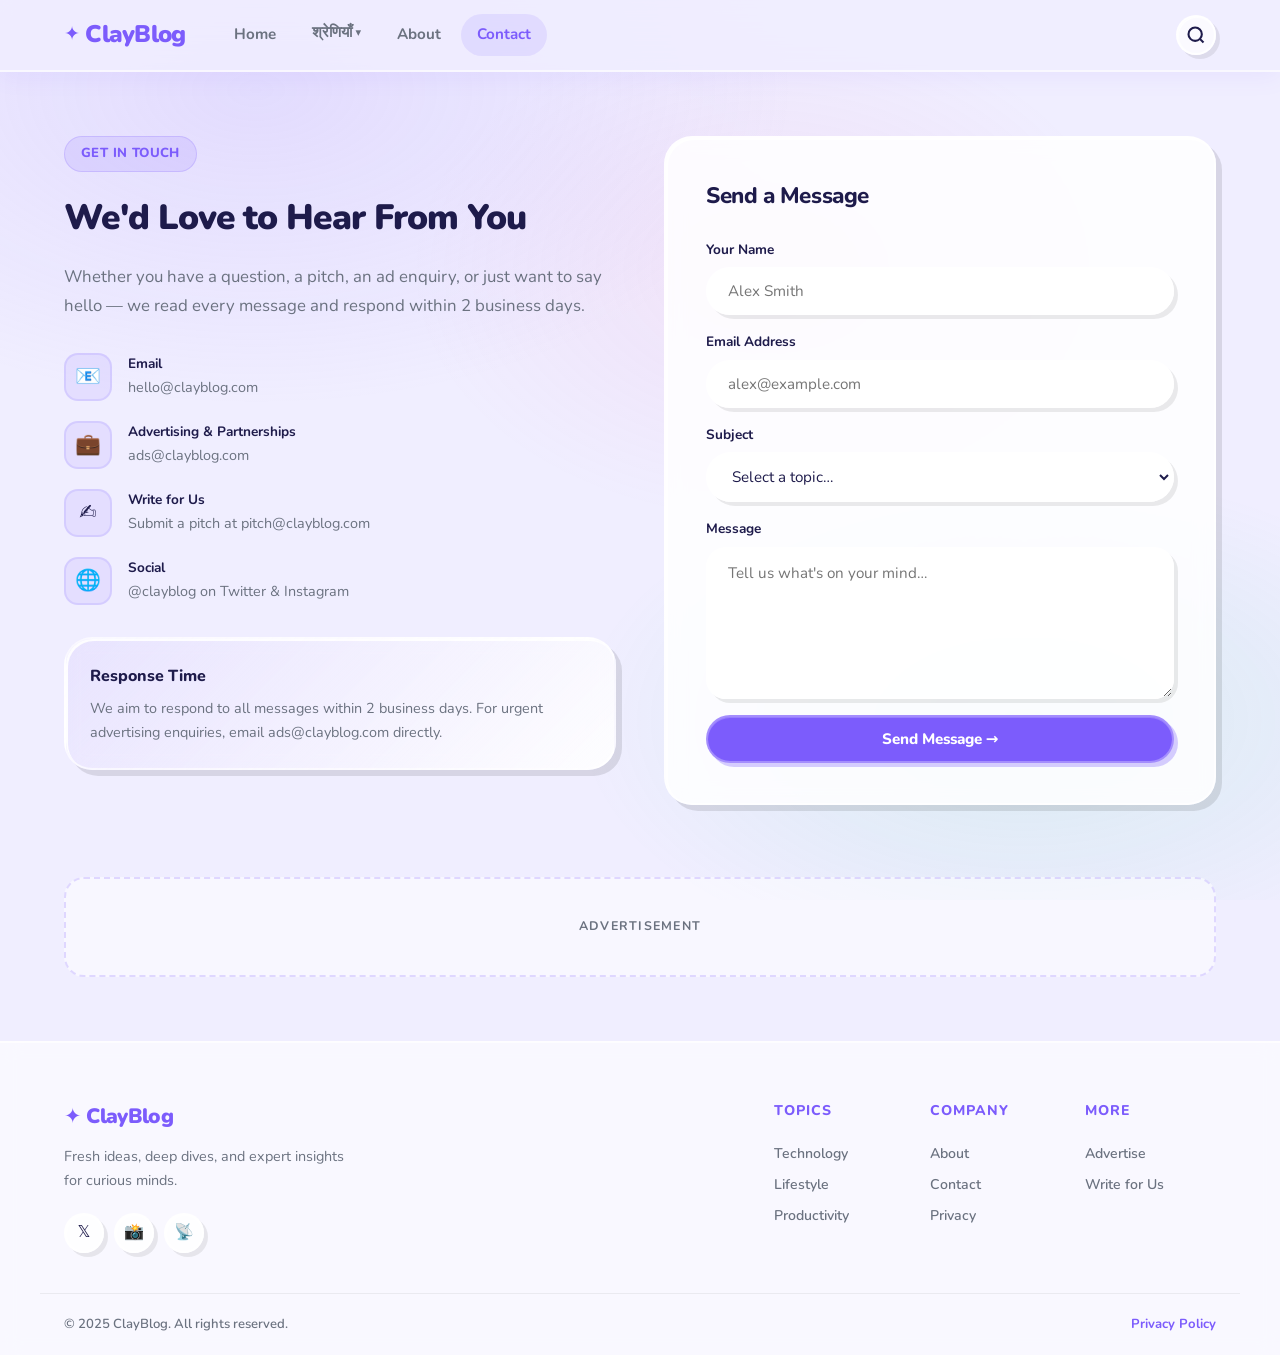
<file: contact.html>
<!DOCTYPE html>
<html lang="en">
<head>
  <meta charset="UTF-8" />
  <meta name="viewport" content="width=device-width, initial-scale=1.0" />
  <title>Contact Us — ClayBlog</title>
  <meta name="description" content="Get in touch with the ClayBlog team — for general enquiries, advertising, or writing opportunities." />
  <meta name="robots" content="index, follow" />
  <link rel="canonical" href="https://yourdomain.com/contact.html" />
  <!-- <script async src="https://pagead2.googlesyndication.com/pagead/js/adsbygoogle.js?client=ca-pub-XXXXXXXXXXXXXXXX" crossorigin="anonymous"></script> -->
  <link rel="stylesheet" href="css/style.css" />
  <link href="https://fonts.googleapis.com/css2?family=Nunito:wght@400;600;700;800;900&display=swap" rel="stylesheet" />
</head>
<body>

  <header class="site-header">
    <div class="container header-inner">
      <a href="index.html" class="logo"><span class="logo-icon">✦</span> ClayBlog</a>
      <nav class="nav" id="main-nav">
        <a href="index.html" class="nav-link">Home</a>
        <div class="nav-dropdown">
          <button class="dropdown-toggle" id="cat-toggle" aria-haspopup="true" aria-expanded="false">
            श्रेणियाँ <span class="dropdown-arrow">▾</span>
          </button>
          <div class="dropdown-menu" id="cat-menu" role="menu">
            <a href="category.html?cat=automobile"><span class="d-icon">🚗</span> ऑटोमोबाइल</a>
            <a href="category.html?cat=business"><span class="d-icon">💼</span> बिज़नेस</a>
            <a href="category.html?cat=technology"><span class="d-icon">💻</span> टेक्नोलॉजी</a>
            <a href="category.html?cat=finance"><span class="d-icon">💰</span> फाइनेंस</a>
            <a href="category.html?cat=entertainment"><span class="d-icon">🎬</span> मनोरंजन</a>
            <a href="category.html?cat=education"><span class="d-icon">📚</span> एजुकेशन</a>
            <a href="category.html?cat=sports"><span class="d-icon">🏆</span> खेल</a>
          </div>
        </div>
        <a href="about.html" class="nav-link">About</a>
        <a href="contact.html" class="nav-link active">Contact</a>
      </nav>
      <div class="header-actions">
        <a href="search.html" class="btn-icon" aria-label="Search">
          <svg width="20" height="20" viewBox="0 0 24 24" fill="none" stroke="currentColor" stroke-width="2.5"><circle cx="11" cy="11" r="8"/><path d="m21 21-4.35-4.35"/></svg>
        </a>
        <button class="hamburger" id="hamburger" aria-label="Toggle menu" aria-expanded="false"><span></span><span></span><span></span></button>
      </div>
    </div>
  </header>

  <main>
    <div class="container">
      <div class="contact-grid">

        <!-- Info -->
        <div>
          <span class="badge">Get in Touch</span>
          <h1 class="contact-info" style="font-size:2.2rem;font-weight:900;margin-bottom:16px;letter-spacing:-0.03em">We'd Love to Hear From You</h1>
          <p style="color:#6b7280;margin-bottom:32px;line-height:1.75;font-size:1.05rem">Whether you have a question, a pitch, an ad enquiry, or just want to say hello — we read every message and respond within 2 business days.</p>

          <div class="contact-item">
            <div class="contact-icon">📧</div>
            <div>
              <h4>Email</h4>
              <p>hello@clayblog.com</p>
            </div>
          </div>
          <div class="contact-item">
            <div class="contact-icon">💼</div>
            <div>
              <h4>Advertising & Partnerships</h4>
              <p>ads@clayblog.com</p>
            </div>
          </div>
          <div class="contact-item">
            <div class="contact-icon">✍️</div>
            <div>
              <h4>Write for Us</h4>
              <p>Submit a pitch at pitch@clayblog.com</p>
            </div>
          </div>
          <div class="contact-item">
            <div class="contact-icon">🌐</div>
            <div>
              <h4>Social</h4>
              <p>@clayblog on Twitter & Instagram</p>
            </div>
          </div>

          <div class="clay-card" style="padding:24px;margin-top:32px;background:linear-gradient(135deg,rgba(167,139,250,0.1),rgba(255,255,255,0.9))">
            <h4 style="font-weight:800;margin-bottom:8px">Response Time</h4>
            <p style="font-size:0.9rem;color:#6b7280">We aim to respond to all messages within 2 business days. For urgent advertising enquiries, email ads@clayblog.com directly.</p>
          </div>
        </div>

        <!-- Form -->
        <div class="clay-card" style="padding:40px">
          <h2 style="font-size:1.4rem;font-weight:800;margin-bottom:24px;letter-spacing:-0.02em">Send a Message</h2>
          <form id="contact-form" class="contact-form">
            <div class="form-group">
              <label class="form-label" for="cf-name">Your Name</label>
              <input type="text" id="cf-name" class="clay-input" placeholder="Alex Smith" required />
            </div>
            <div class="form-group">
              <label class="form-label" for="cf-email">Email Address</label>
              <input type="email" id="cf-email" class="clay-input" placeholder="alex@example.com" required />
            </div>
            <div class="form-group">
              <label class="form-label" for="cf-subject">Subject</label>
              <select id="cf-subject" class="clay-input" style="cursor:pointer">
                <option value="">Select a topic…</option>
                <option value="general">General Enquiry</option>
                <option value="pitch">Article Pitch</option>
                <option value="advertising">Advertising</option>
                <option value="partnership">Partnership</option>
                <option value="correction">Article Correction</option>
                <option value="other">Other</option>
              </select>
            </div>
            <div class="form-group">
              <label class="form-label" for="cf-message">Message</label>
              <textarea id="cf-message" class="clay-textarea" rows="6" placeholder="Tell us what's on your mind…" required></textarea>
            </div>
            <button type="submit" class="btn btn-primary" style="width:100%;justify-content:center">Send Message →</button>
          </form>
        </div>

      </div>
    </div>

    <div class="container ad-zone" style="margin-bottom:64px">
      <div class="ad-placeholder"><span>Advertisement</span></div>
    </div>

  </main>

  <footer class="site-footer">
    <div class="container footer-inner">
      <div class="footer-brand">
        <a href="index.html" class="logo">✦ ClayBlog</a>
        <p>Fresh ideas, deep dives, and expert insights for curious minds.</p>
        <div class="social-links">
          <a href="#" class="social-btn">𝕏</a>
          <a href="#" class="social-btn">📸</a>
          <a href="#" class="social-btn">📡</a>
        </div>
      </div>
      <div class="footer-links">
        <div class="footer-col"><h4>Topics</h4><a href="category.html?cat=technology">Technology</a><a href="category.html?cat=lifestyle">Lifestyle</a><a href="category.html?cat=productivity">Productivity</a></div>
        <div class="footer-col"><h4>Company</h4><a href="about.html">About</a><a href="contact.html">Contact</a><a href="privacy.html">Privacy</a></div>
        <div class="footer-col"><h4>More</h4><a href="advertise.html">Advertise</a><a href="contact.html">Write for Us</a></div>
      </div>
    </div>
    <div class="footer-bottom">
      <p>© 2025 ClayBlog. All rights reserved.</p>
      <p><a href="privacy.html">Privacy Policy</a></p>
    </div>
  </footer>

  <script src="js/main.js"></script>
</body>
</html>
</file>
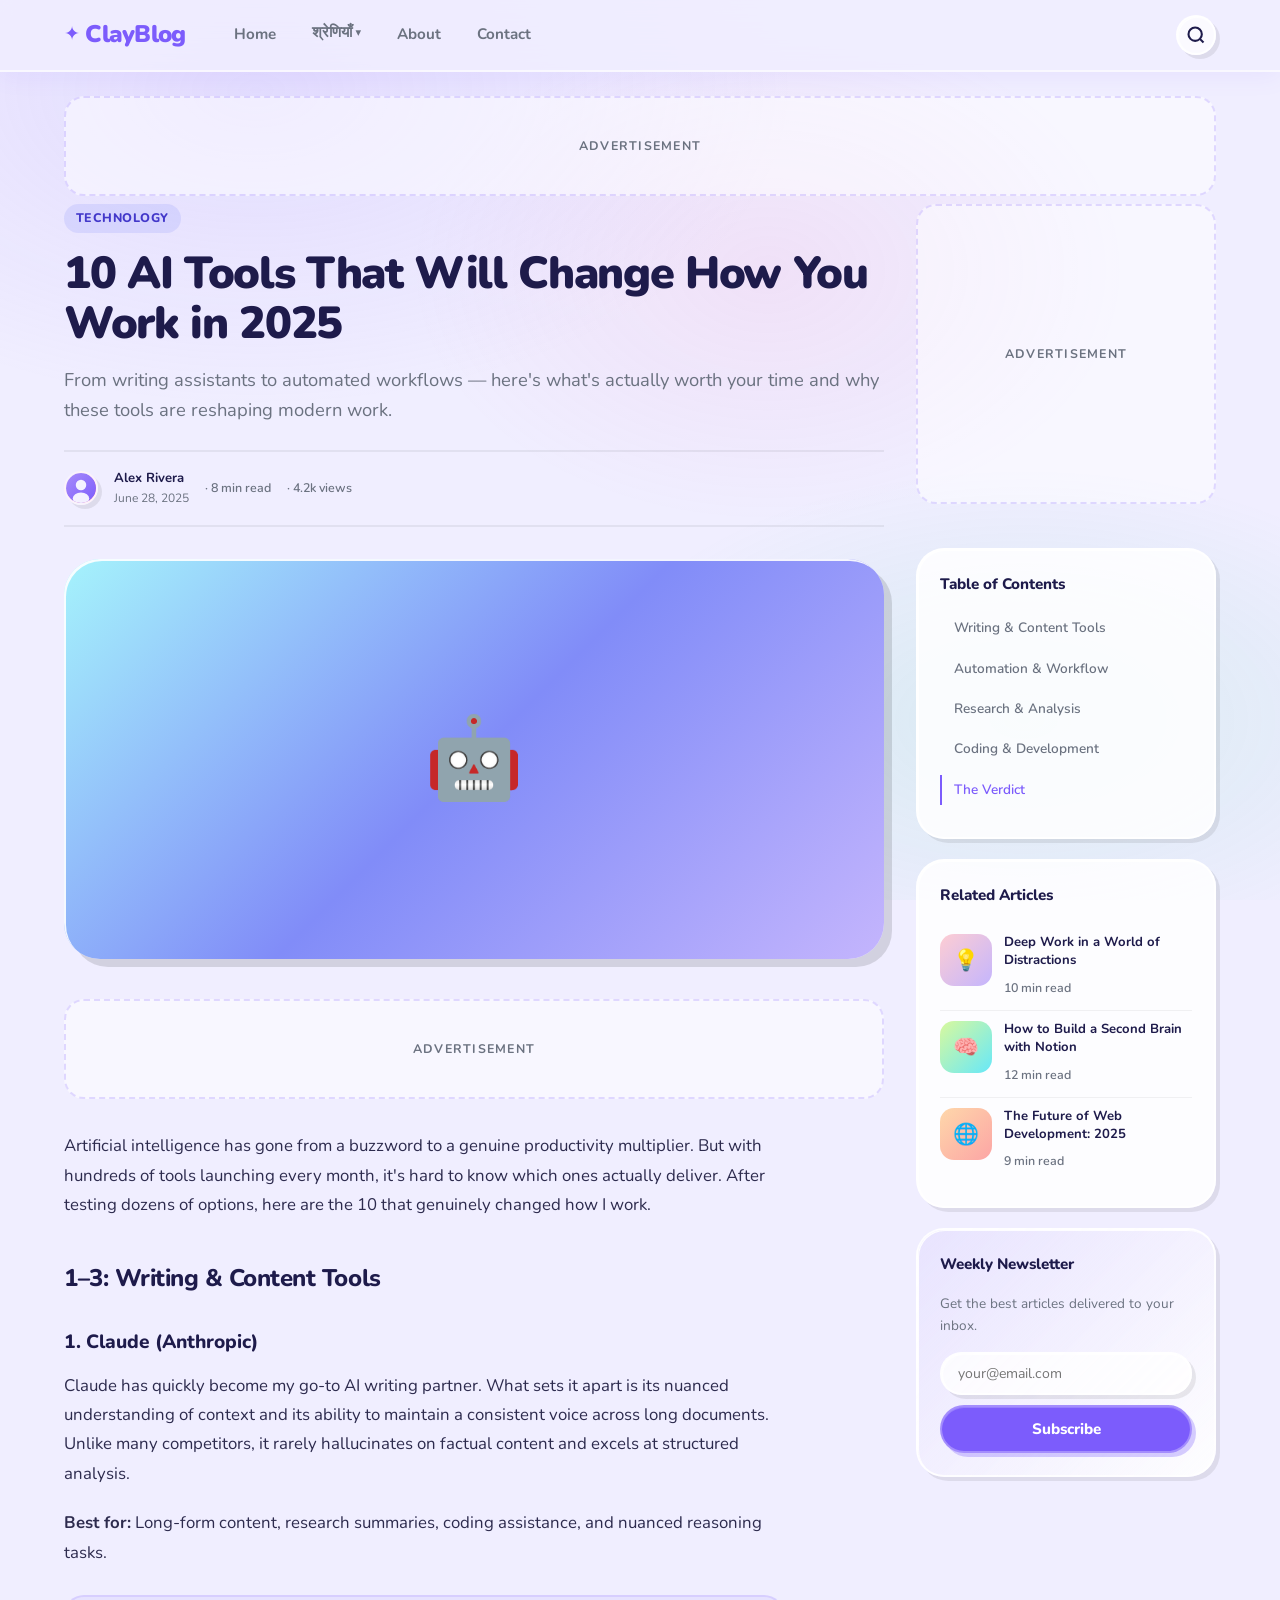
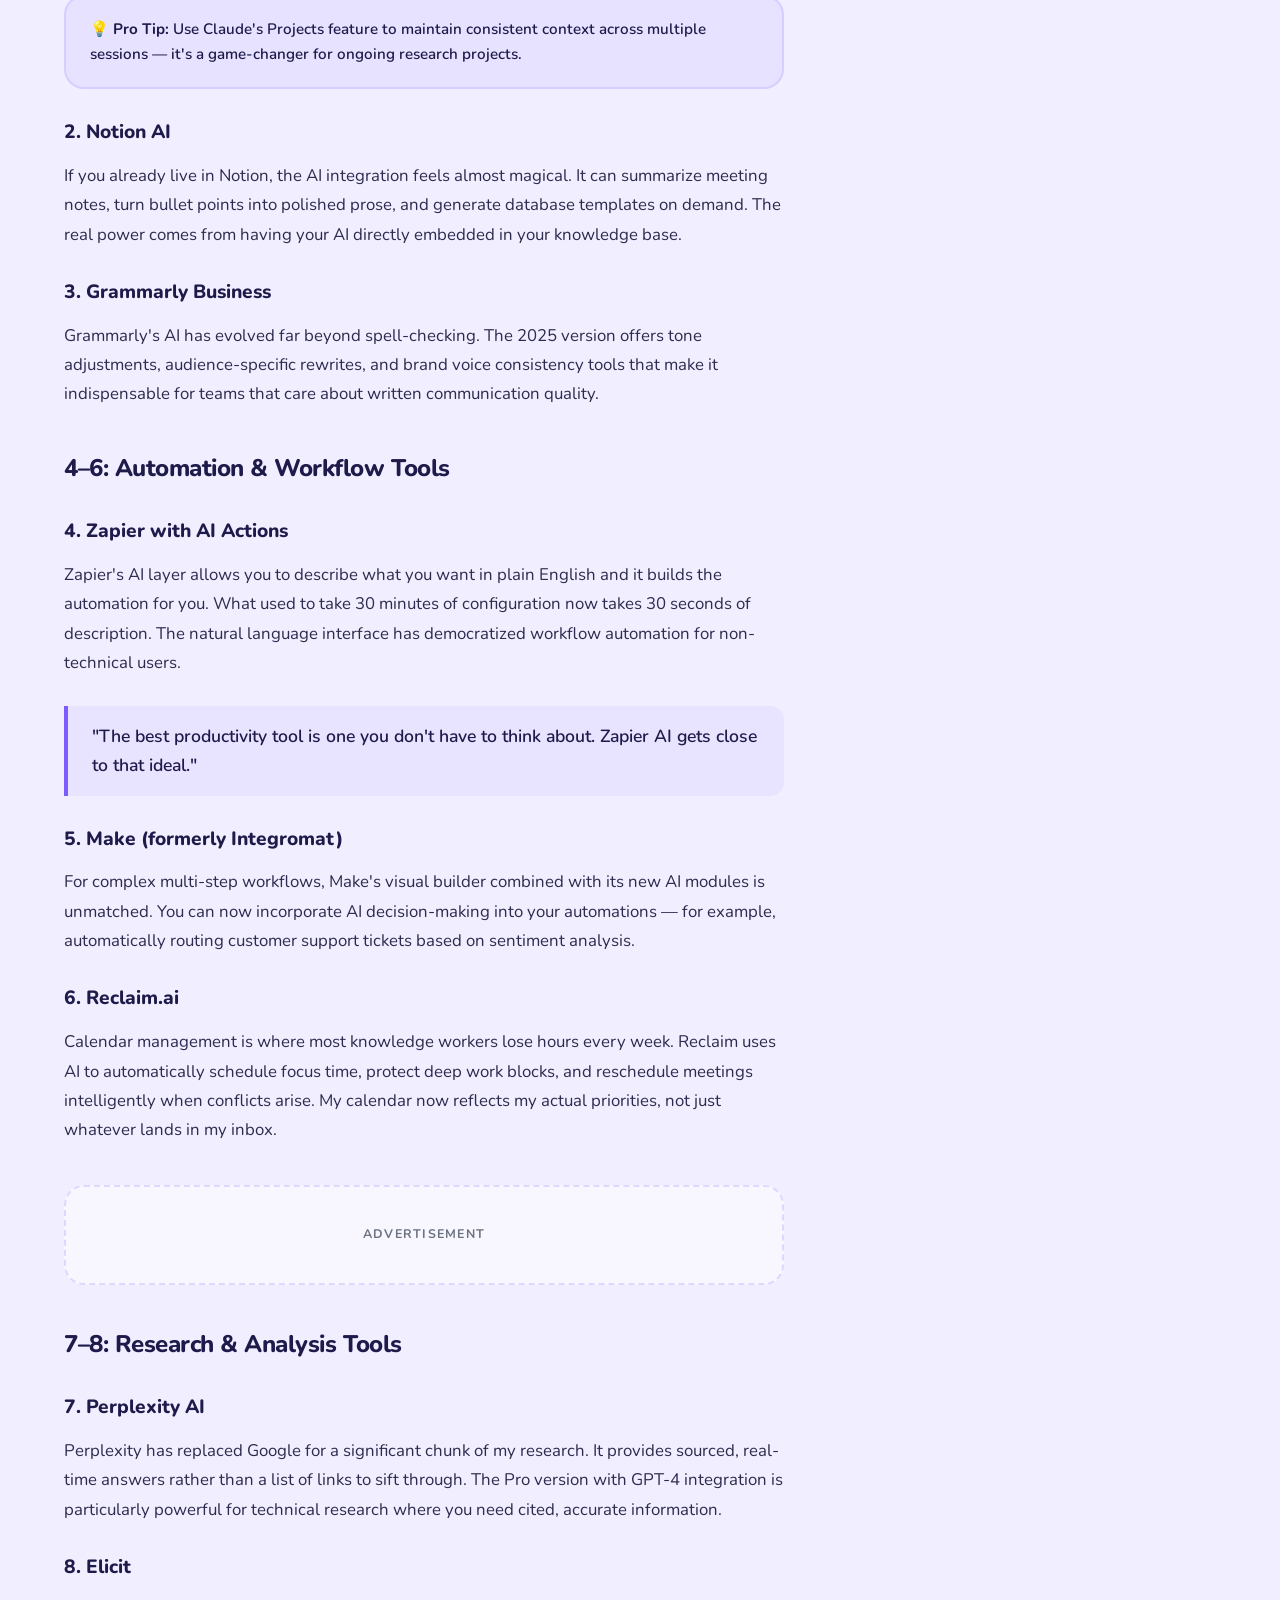
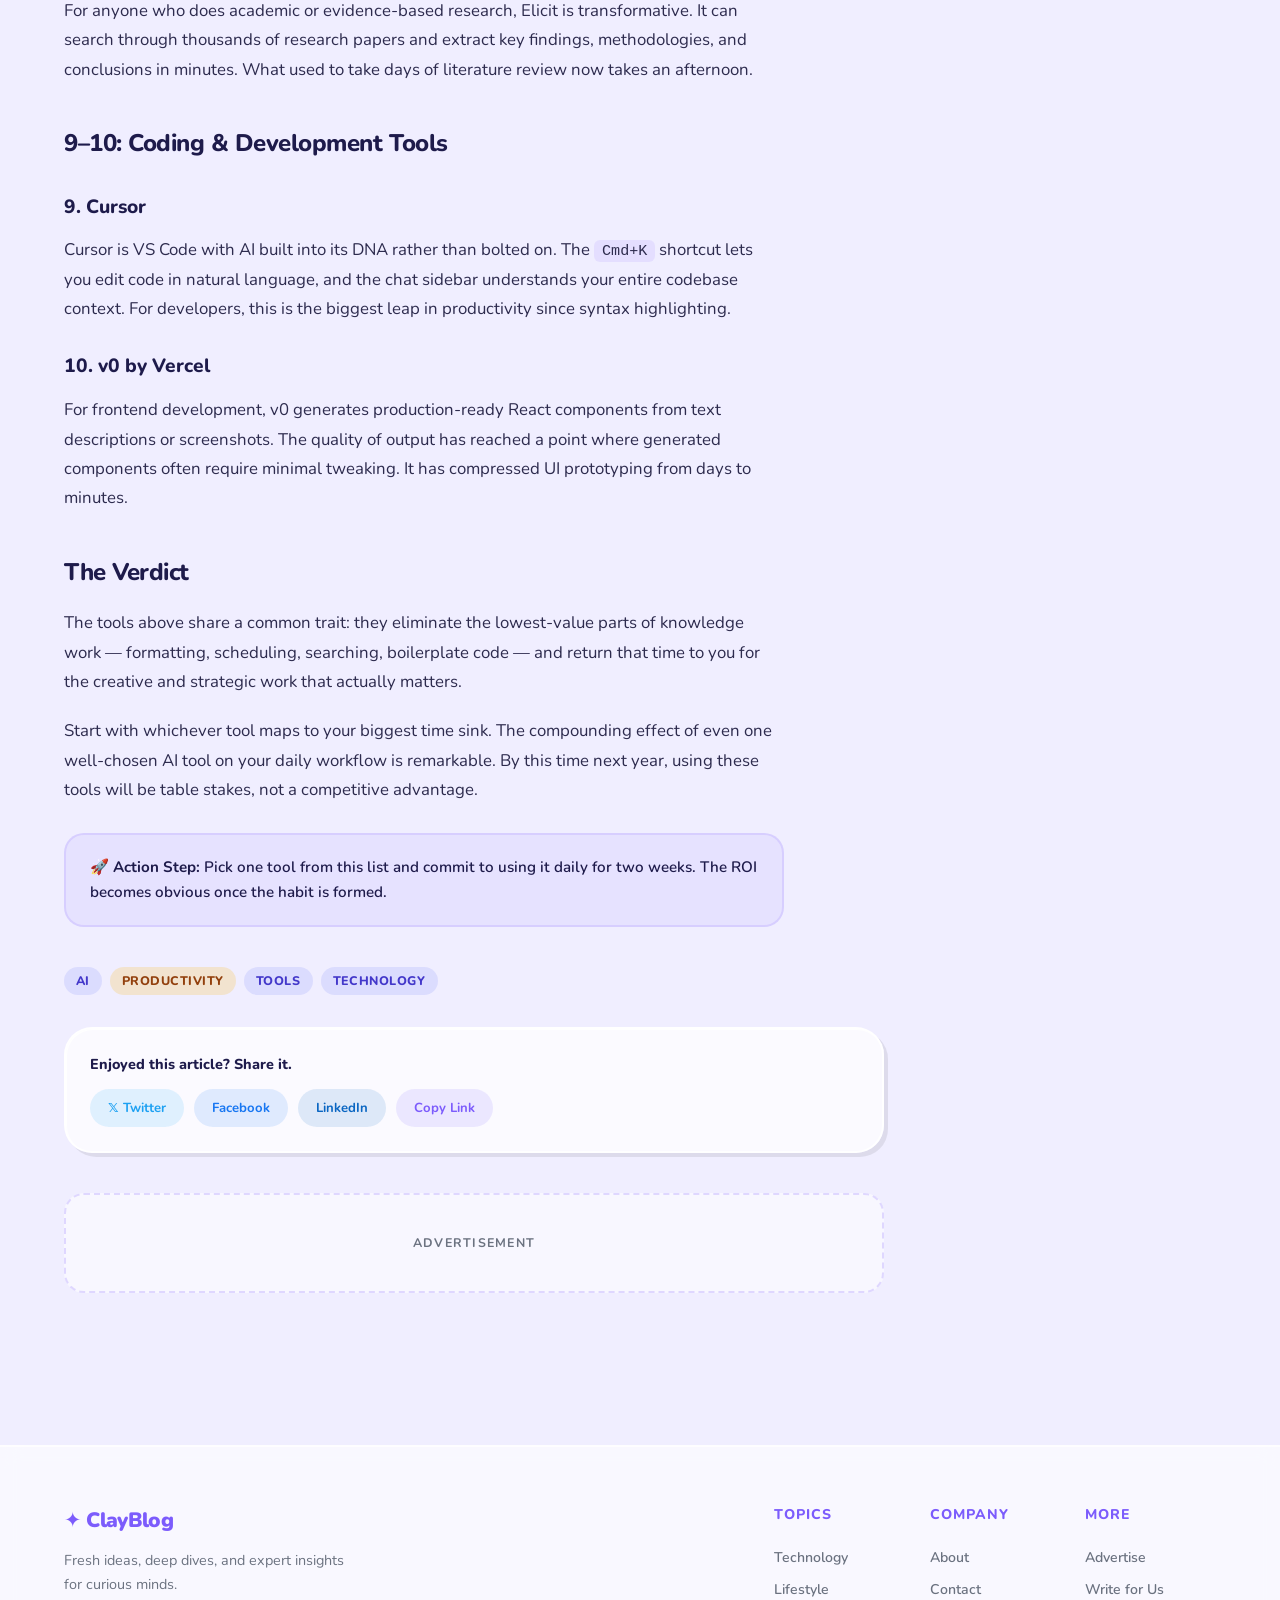
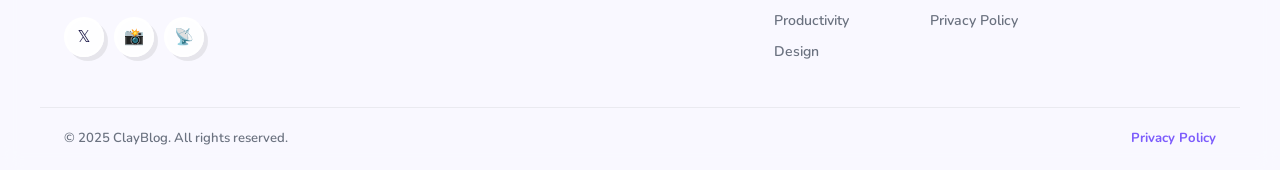
<file: post.html>
<!DOCTYPE html>
<html lang="en">
<head>
  <meta charset="UTF-8" />
  <meta name="viewport" content="width=device-width, initial-scale=1.0" />
  <title>10 AI Tools That Will Change How You Work in 2025 — ClayBlog</title>
  <meta name="description" content="From writing assistants to automated workflows — a deep dive into the AI tools actually worth your time in 2025." />
  <meta name="keywords" content="AI tools, productivity, artificial intelligence, 2025, ChatGPT, automation" />
  <meta name="author" content="Alex Rivera" />
  <meta name="robots" content="index, follow" />
  <link rel="canonical" href="https://yourdomain.com/post.html" />

  <meta property="og:type" content="article" />
  <meta property="og:title" content="10 AI Tools That Will Change How You Work in 2025" />
  <meta property="og:description" content="From writing assistants to automated workflows — a deep dive into the AI tools worth your time." />
  <meta property="og:url" content="https://yourdomain.com/post.html" />
  <meta property="og:image" content="https://yourdomain.com/assets/og-post1.jpg" />
  <meta name="twitter:card" content="summary_large_image" />

  <script type="application/ld+json">
  {
    "@context": "https://schema.org",
    "@type": "BlogPosting",
    "headline": "10 AI Tools That Will Change How You Work in 2025",
    "description": "From writing assistants to automated workflows — a deep dive into the AI tools actually worth your time.",
    "image": "https://yourdomain.com/assets/og-post1.jpg",
    "author": { "@type": "Person", "name": "Alex Rivera" },
    "publisher": { "@type": "Organization", "name": "ClayBlog", "logo": { "@type": "ImageObject", "url": "https://yourdomain.com/assets/logo.png" } },
    "datePublished": "2025-06-28",
    "dateModified": "2025-06-28",
    "mainEntityOfPage": { "@type": "WebPage", "@id": "https://yourdomain.com/post.html" }
  }
  </script>

  <!-- Google AdSense -->
  <!-- <script async src="https://pagead2.googlesyndication.com/pagead/js/adsbygoogle.js?client=ca-pub-XXXXXXXXXXXXXXXX" crossorigin="anonymous"></script> -->

  <link rel="stylesheet" href="css/style.css" />
  <link href="https://fonts.googleapis.com/css2?family=Nunito:wght@400;600;700;800;900&display=swap" rel="stylesheet" />
</head>
<body>

  <header class="site-header">
    <div class="container header-inner">
      <a href="index.html" class="logo"><span class="logo-icon">✦</span> ClayBlog</a>
      <nav class="nav" id="main-nav">
        <a href="index.html" class="nav-link">Home</a>
        <div class="nav-dropdown">
          <button class="dropdown-toggle" id="cat-toggle" aria-haspopup="true" aria-expanded="false">
            श्रेणियाँ <span class="dropdown-arrow">▾</span>
          </button>
          <div class="dropdown-menu" id="cat-menu" role="menu">
            <a href="category.html?cat=automobile"><span class="d-icon">🚗</span> ऑटोमोबाइल</a>
            <a href="category.html?cat=business"><span class="d-icon">💼</span> बिज़नेस</a>
            <a href="category.html?cat=technology"><span class="d-icon">💻</span> टेक्नोलॉजी</a>
            <a href="category.html?cat=finance"><span class="d-icon">💰</span> फाइनेंस</a>
            <a href="category.html?cat=entertainment"><span class="d-icon">🎬</span> मनोरंजन</a>
            <a href="category.html?cat=education"><span class="d-icon">📚</span> एजुकेशन</a>
            <a href="category.html?cat=sports"><span class="d-icon">🏆</span> खेल</a>
          </div>
        </div>
        <a href="about.html" class="nav-link">About</a>
        <a href="contact.html" class="nav-link">Contact</a>
      </nav>
      <div class="header-actions">
        <a href="search.html" class="btn-icon" aria-label="Search">
          <svg width="20" height="20" viewBox="0 0 24 24" fill="none" stroke="currentColor" stroke-width="2.5"><circle cx="11" cy="11" r="8"/><path d="m21 21-4.35-4.35"/></svg>
        </a>
        <button class="hamburger" id="hamburger" aria-label="Toggle menu" aria-expanded="false">
          <span></span><span></span><span></span>
        </button>
      </div>
    </div>
  </header>

  <main>

    <!-- Top Ad -->
    <div class="container ad-zone" style="padding-top:16px">
      <div class="ad-placeholder">
        <!-- <ins class="adsbygoogle" data-ad-client="ca-pub-XXXXXXXXXXXXXXXX" data-ad-slot="XXXXXXXXXX" data-ad-format="auto" data-full-width-responsive="true"></ins> -->
        <span>Advertisement</span>
      </div>
    </div>

    <div class="container">
      <div class="post-layout">

        <!-- ===== ARTICLE ===== -->
        <article>
          <header class="post-header">
            <span class="tag tag-tech">Technology</span>
            <h1>10 AI Tools That Will Change How You Work in 2025</h1>
            <p class="post-subtitle">From writing assistants to automated workflows — here's what's actually worth your time and why these tools are reshaping modern work.</p>
            <div class="post-meta-bar">
              <img src="assets/avatar1.svg" alt="Alex Rivera" class="avatar" />
              <div>
                <span class="author-name">Alex Rivera</span>
                <span class="post-date">June 28, 2025</span>
              </div>
              <span class="read-time">· 8 min read</span>
              <span class="read-time">· 4.2k views</span>
            </div>
          </header>

          <div class="post-cover">🤖</div>

          <!-- In-content Ad (top) -->
          <div class="ad-zone" style="margin-bottom:32px">
            <div class="ad-placeholder">
              <!-- <ins class="adsbygoogle" data-ad-client="ca-pub-XXXXXXXXXXXXXXXX" data-ad-slot="XXXXXXXXXX" data-ad-format="rectangle"></ins> -->
              <span>Advertisement</span>
            </div>
          </div>

          <div class="post-content">
            <p>Artificial intelligence has gone from a buzzword to a genuine productivity multiplier. But with hundreds of tools launching every month, it's hard to know which ones actually deliver. After testing dozens of options, here are the 10 that genuinely changed how I work.</p>

            <h2 id="writing-tools">1–3: Writing & Content Tools</h2>

            <h3 id="claude">1. Claude (Anthropic)</h3>
            <p>Claude has quickly become my go-to AI writing partner. What sets it apart is its nuanced understanding of context and its ability to maintain a consistent voice across long documents. Unlike many competitors, it rarely hallucinates on factual content and excels at structured analysis.</p>
            <p><strong>Best for:</strong> Long-form content, research summaries, coding assistance, and nuanced reasoning tasks.</p>

            <div class="callout">
              💡 <strong>Pro Tip:</strong> Use Claude's Projects feature to maintain consistent context across multiple sessions — it's a game-changer for ongoing research projects.
            </div>

            <h3 id="notion-ai">2. Notion AI</h3>
            <p>If you already live in Notion, the AI integration feels almost magical. It can summarize meeting notes, turn bullet points into polished prose, and generate database templates on demand. The real power comes from having your AI directly embedded in your knowledge base.</p>

            <h3 id="grammarly">3. Grammarly Business</h3>
            <p>Grammarly's AI has evolved far beyond spell-checking. The 2025 version offers tone adjustments, audience-specific rewrites, and brand voice consistency tools that make it indispensable for teams that care about written communication quality.</p>

            <h2 id="automation-tools">4–6: Automation & Workflow Tools</h2>

            <h3 id="zapier-ai">4. Zapier with AI Actions</h3>
            <p>Zapier's AI layer allows you to describe what you want in plain English and it builds the automation for you. What used to take 30 minutes of configuration now takes 30 seconds of description. The natural language interface has democratized workflow automation for non-technical users.</p>

            <blockquote>"The best productivity tool is one you don't have to think about. Zapier AI gets close to that ideal."</blockquote>

            <h3 id="make-ai">5. Make (formerly Integromat)</h3>
            <p>For complex multi-step workflows, Make's visual builder combined with its new AI modules is unmatched. You can now incorporate AI decision-making into your automations — for example, automatically routing customer support tickets based on sentiment analysis.</p>

            <h3 id="reclaim">6. Reclaim.ai</h3>
            <p>Calendar management is where most knowledge workers lose hours every week. Reclaim uses AI to automatically schedule focus time, protect deep work blocks, and reschedule meetings intelligently when conflicts arise. My calendar now reflects my actual priorities, not just whatever lands in my inbox.</p>

            <!-- Mid-article Ad -->
            <div class="ad-zone" style="margin: 40px 0">
              <div class="ad-placeholder">
                <!-- <ins class="adsbygoogle" data-ad-client="ca-pub-XXXXXXXXXXXXXXXX" data-ad-slot="XXXXXXXXXX" data-ad-format="rectangle"></ins> -->
                <span>Advertisement</span>
              </div>
            </div>

            <h2 id="research-tools">7–8: Research & Analysis Tools</h2>

            <h3 id="perplexity">7. Perplexity AI</h3>
            <p>Perplexity has replaced Google for a significant chunk of my research. It provides sourced, real-time answers rather than a list of links to sift through. The Pro version with GPT-4 integration is particularly powerful for technical research where you need cited, accurate information.</p>

            <h3 id="elicit">8. Elicit</h3>
            <p>For anyone who does academic or evidence-based research, Elicit is transformative. It can search through thousands of research papers and extract key findings, methodologies, and conclusions in minutes. What used to take days of literature review now takes an afternoon.</p>

            <h2 id="code-tools">9–10: Coding & Development Tools</h2>

            <h3 id="cursor">9. Cursor</h3>
            <p>Cursor is VS Code with AI built into its DNA rather than bolted on. The <code>Cmd+K</code> shortcut lets you edit code in natural language, and the chat sidebar understands your entire codebase context. For developers, this is the biggest leap in productivity since syntax highlighting.</p>

            <h3 id="v0">10. v0 by Vercel</h3>
            <p>For frontend development, v0 generates production-ready React components from text descriptions or screenshots. The quality of output has reached a point where generated components often require minimal tweaking. It has compressed UI prototyping from days to minutes.</p>

            <h2 id="verdict">The Verdict</h2>
            <p>The tools above share a common trait: they eliminate the lowest-value parts of knowledge work — formatting, scheduling, searching, boilerplate code — and return that time to you for the creative and strategic work that actually matters.</p>
            <p>Start with whichever tool maps to your biggest time sink. The compounding effect of even one well-chosen AI tool on your daily workflow is remarkable. By this time next year, using these tools will be table stakes, not a competitive advantage.</p>

            <div class="callout">
              🚀 <strong>Action Step:</strong> Pick one tool from this list and commit to using it daily for two weeks. The ROI becomes obvious once the habit is formed.
            </div>
          </div>

          <div class="post-tags">
            <a href="search.html?q=ai" class="tag tag-tech">AI</a>
            <a href="search.html?q=productivity" class="tag tag-prod">Productivity</a>
            <a href="search.html?q=tools" class="tag tag-tech">Tools</a>
            <a href="search.html?q=technology" class="tag tag-tech">Technology</a>
          </div>

          <div class="post-share">
            <h4>Enjoyed this article? Share it.</h4>
            <div class="share-btns">
              <button class="share-btn share-tw" data-share="tw">𝕏 Twitter</button>
              <button class="share-btn share-fb" data-share="fb">Facebook</button>
              <button class="share-btn share-li" data-share="li">LinkedIn</button>
              <button class="share-btn share-cp" data-share="cp">Copy Link</button>
            </div>
          </div>

          <!-- Bottom Ad -->
          <div class="ad-zone" style="margin-top:40px">
            <div class="ad-placeholder">
              <!-- <ins class="adsbygoogle" data-ad-client="ca-pub-XXXXXXXXXXXXXXXX" data-ad-slot="XXXXXXXXXX" data-ad-format="auto" data-full-width-responsive="true"></ins> -->
              <span>Advertisement</span>
            </div>
          </div>

        </article>

        <!-- ===== SIDEBAR ===== -->
        <aside class="post-sidebar">

          <!-- Sidebar Ad -->
          <div class="ad-placeholder sidebar-ad">
            <!-- <ins class="adsbygoogle" data-ad-client="ca-pub-XXXXXXXXXXXXXXXX" data-ad-slot="XXXXXXXXXX" data-ad-format="auto"></ins> -->
            <span>Advertisement</span>
          </div>

          <!-- Table of Contents -->
          <div class="sidebar-widget">
            <h3>Table of Contents</h3>
            <ol class="toc-list">
              <li><a href="#writing-tools">Writing & Content Tools</a></li>
              <li><a href="#automation-tools">Automation & Workflow</a></li>
              <li><a href="#research-tools">Research & Analysis</a></li>
              <li><a href="#code-tools">Coding & Development</a></li>
              <li><a href="#verdict">The Verdict</a></li>
            </ol>
          </div>

          <!-- Related posts -->
          <div class="sidebar-widget">
            <h3>Related Articles</h3>
            <a href="post.html" class="related-post">
              <div class="related-thumb" style="background:linear-gradient(135deg,#fecdd3,#c4b5fd)">💡</div>
              <div><h4>Deep Work in a World of Distractions</h4><span class="read-time">10 min read</span></div>
            </a>
            <a href="post.html" class="related-post">
              <div class="related-thumb" style="background:linear-gradient(135deg,#d9f99d,#67e8f9)">🧠</div>
              <div><h4>How to Build a Second Brain with Notion</h4><span class="read-time">12 min read</span></div>
            </a>
            <a href="post.html" class="related-post">
              <div class="related-thumb" style="background:linear-gradient(135deg,#fed7aa,#fca5a5)">🌐</div>
              <div><h4>The Future of Web Development: 2025</h4><span class="read-time">9 min read</span></div>
            </a>
          </div>

          <!-- Newsletter -->
          <div class="sidebar-widget" style="background:linear-gradient(135deg,rgba(167,139,250,0.1),rgba(255,255,255,0.9))">
            <h3>Weekly Newsletter</h3>
            <p style="font-size:0.85rem;color:#6b7280;margin-bottom:14px">Get the best articles delivered to your inbox.</p>
            <form onsubmit="handleSubscribe(event)" style="display:flex;flex-direction:column;gap:10px">
              <input type="email" placeholder="your@email.com" class="clay-input" required style="font-size:0.88rem;padding:10px 16px" />
              <button type="submit" class="btn btn-primary" style="width:100%;justify-content:center">Subscribe</button>
            </form>
          </div>

        </aside>
      </div>
    </div>

  </main>

  <footer class="site-footer">
    <div class="container footer-inner">
      <div class="footer-brand">
        <a href="index.html" class="logo">✦ ClayBlog</a>
        <p>Fresh ideas, deep dives, and expert insights for curious minds.</p>
        <div class="social-links">
          <a href="#" class="social-btn">𝕏</a>
          <a href="#" class="social-btn">📸</a>
          <a href="#" class="social-btn">📡</a>
        </div>
      </div>
      <div class="footer-links">
        <div class="footer-col">
          <h4>Topics</h4>
          <a href="category.html?cat=technology">Technology</a>
          <a href="category.html?cat=lifestyle">Lifestyle</a>
          <a href="category.html?cat=productivity">Productivity</a>
          <a href="category.html?cat=design">Design</a>
        </div>
        <div class="footer-col">
          <h4>Company</h4>
          <a href="about.html">About</a>
          <a href="contact.html">Contact</a>
          <a href="privacy.html">Privacy Policy</a>
        </div>
        <div class="footer-col">
          <h4>More</h4>
          <a href="advertise.html">Advertise</a>
          <a href="contact.html">Write for Us</a>
        </div>
      </div>
    </div>
    <div class="footer-bottom">
      <p>© 2025 ClayBlog. All rights reserved.</p>
      <p><a href="privacy.html">Privacy Policy</a></p>
    </div>
  </footer>

  <script src="js/main.js"></script>
</body>
</html>
</file>
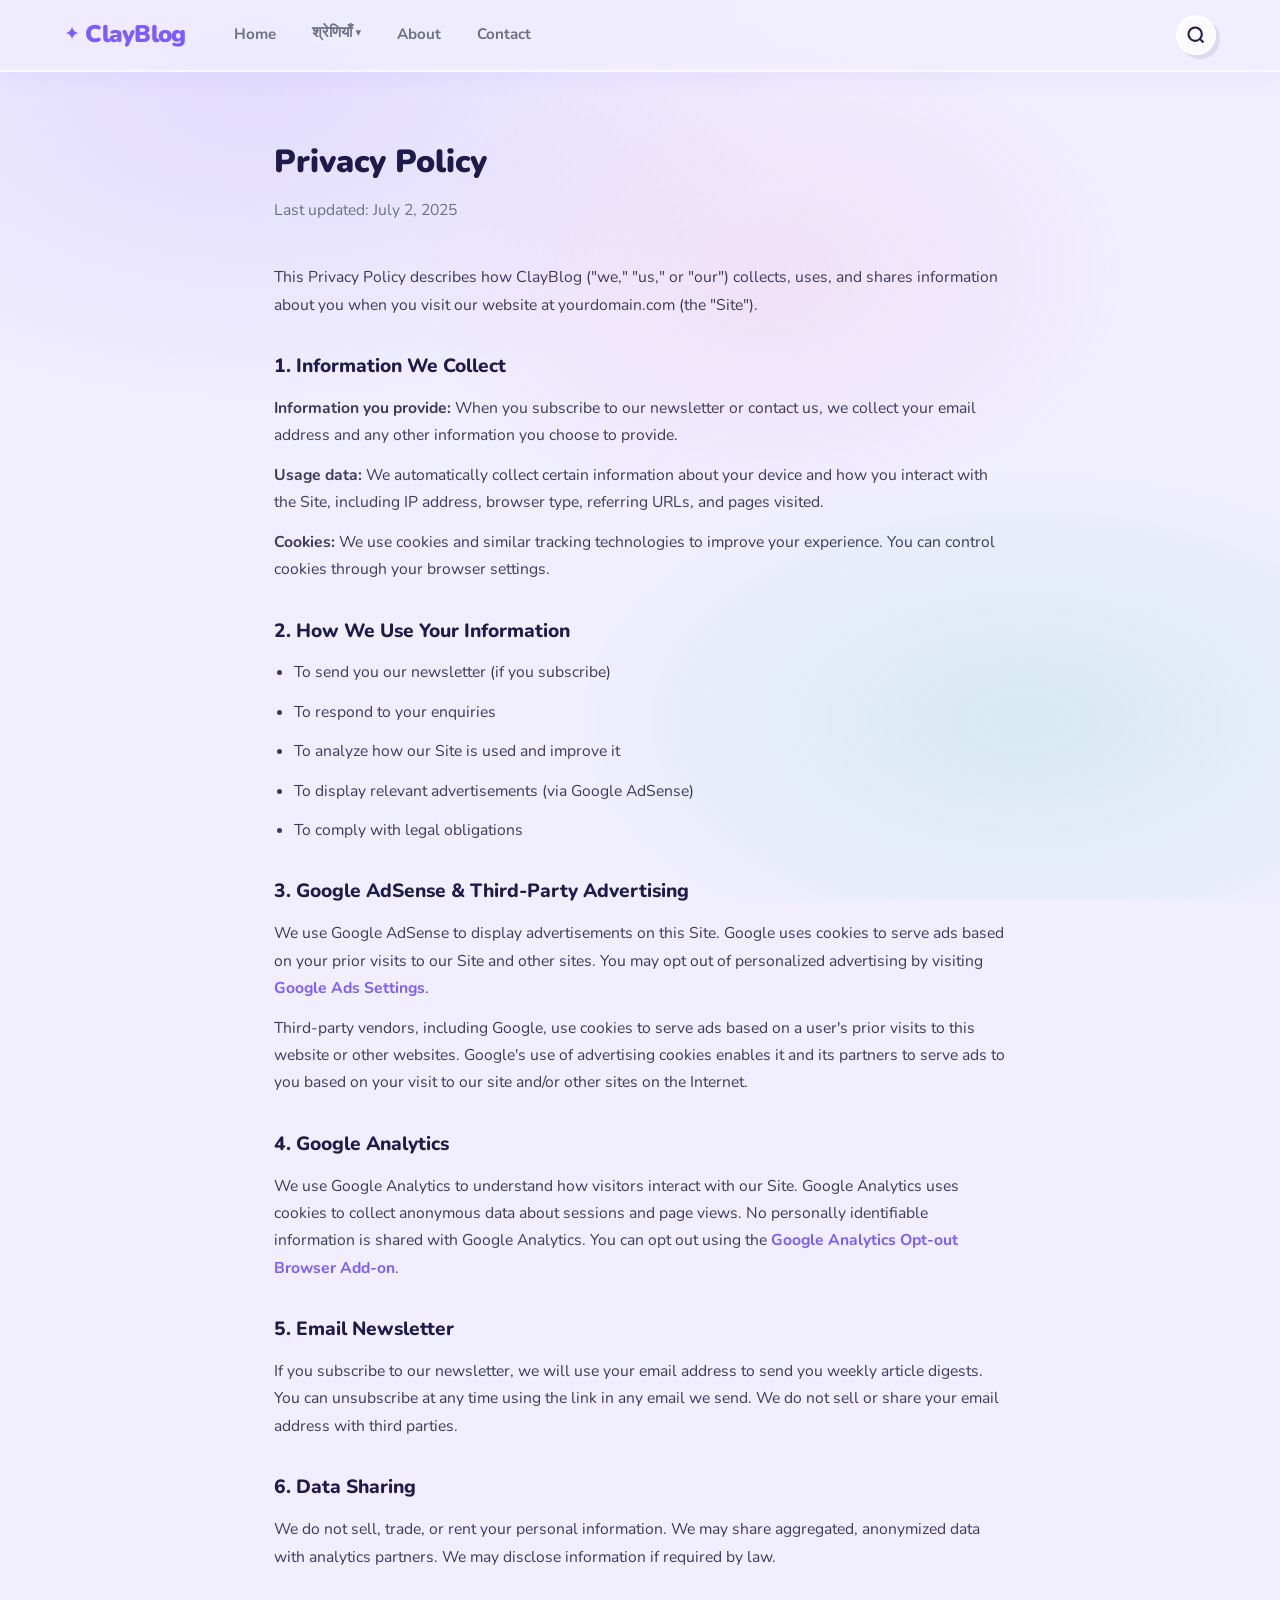
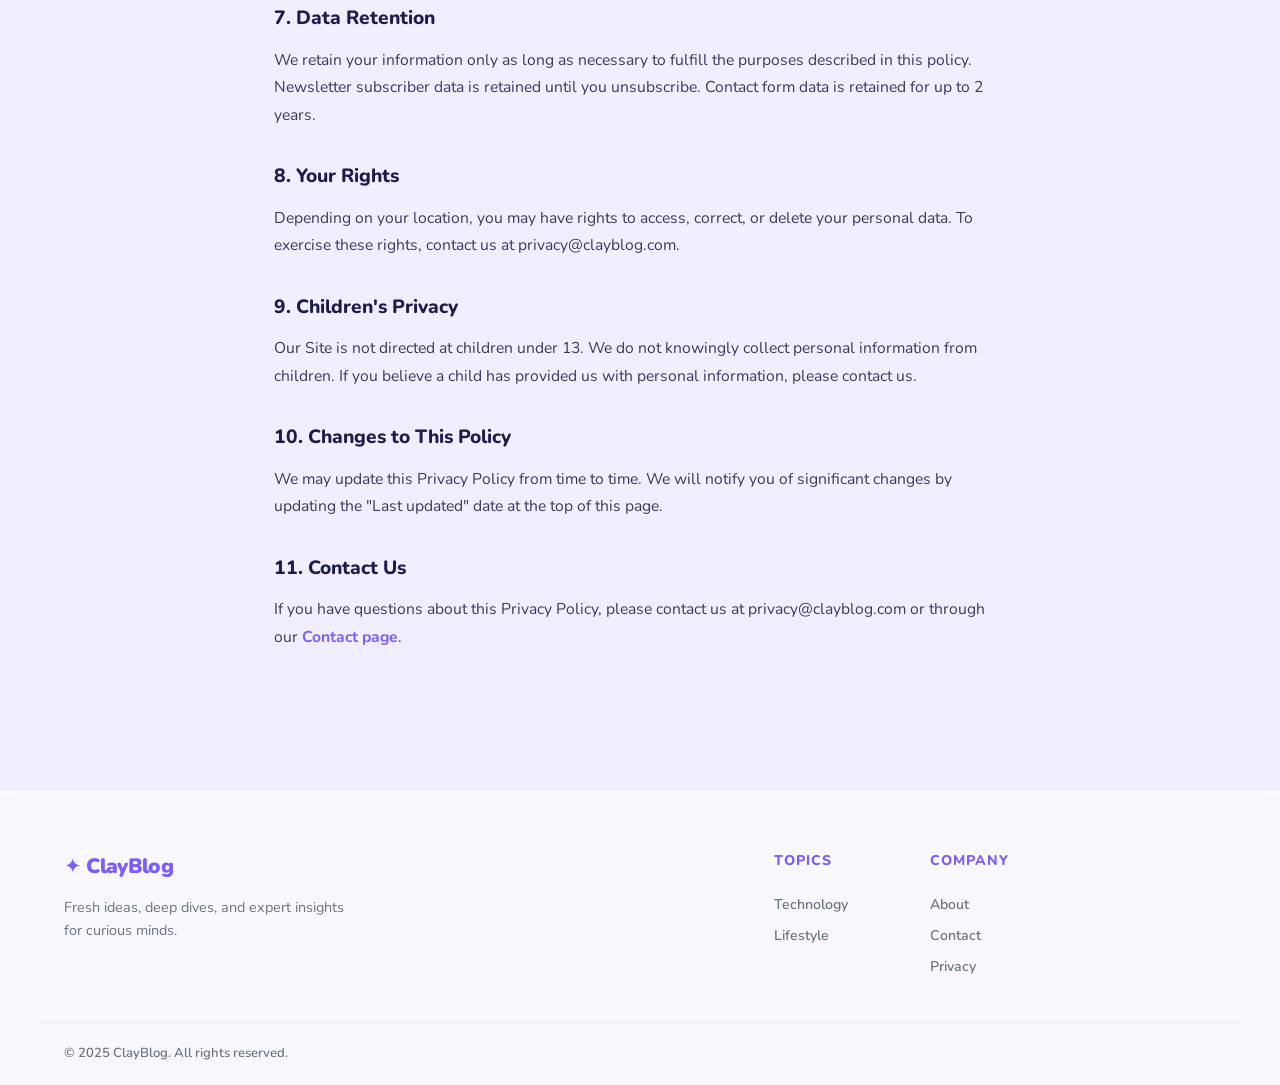
<file: privacy.html>
<!DOCTYPE html>
<html lang="en">
<head>
  <meta charset="UTF-8" />
  <meta name="viewport" content="width=device-width, initial-scale=1.0" />
  <title>Privacy Policy — ClayBlog</title>
  <meta name="description" content="ClayBlog Privacy Policy — how we collect, use, and protect your information." />
  <meta name="robots" content="index, follow" />
  <link rel="canonical" href="https://yourdomain.com/privacy.html" />
  <link rel="stylesheet" href="css/style.css" />
  <link href="https://fonts.googleapis.com/css2?family=Nunito:wght@400;600;700;800;900&display=swap" rel="stylesheet" />
</head>
<body>

  <header class="site-header">
    <div class="container header-inner">
      <a href="index.html" class="logo"><span class="logo-icon">✦</span> ClayBlog</a>
      <nav class="nav" id="main-nav">
        <a href="index.html" class="nav-link">Home</a>
        <div class="nav-dropdown">
          <button class="dropdown-toggle" id="cat-toggle" aria-haspopup="true" aria-expanded="false">
            श्रेणियाँ <span class="dropdown-arrow">▾</span>
          </button>
          <div class="dropdown-menu" id="cat-menu" role="menu">
            <a href="category.html?cat=automobile"><span class="d-icon">🚗</span> ऑटोमोबाइल</a>
            <a href="category.html?cat=business"><span class="d-icon">💼</span> बिज़नेस</a>
            <a href="category.html?cat=technology"><span class="d-icon">💻</span> टेक्नोलॉजी</a>
            <a href="category.html?cat=finance"><span class="d-icon">💰</span> फाइनेंस</a>
            <a href="category.html?cat=entertainment"><span class="d-icon">🎬</span> मनोरंजन</a>
            <a href="category.html?cat=education"><span class="d-icon">📚</span> एजुकेशन</a>
            <a href="category.html?cat=sports"><span class="d-icon">🏆</span> खेल</a>
          </div>
        </div>
        <a href="about.html" class="nav-link">About</a>
        <a href="contact.html" class="nav-link">Contact</a>
      </nav>
      <div class="header-actions">
        <a href="search.html" class="btn-icon" aria-label="Search">
          <svg width="20" height="20" viewBox="0 0 24 24" fill="none" stroke="currentColor" stroke-width="2.5"><circle cx="11" cy="11" r="8"/><path d="m21 21-4.35-4.35"/></svg>
        </a>
        <button class="hamburger" id="hamburger" aria-label="Toggle menu" aria-expanded="false"><span></span><span></span><span></span></button>
      </div>
    </div>
  </header>

  <main>
    <div class="legal-content">
      <h1>Privacy Policy</h1>
      <p class="subtitle">Last updated: July 2, 2025</p>

      <p>This Privacy Policy describes how ClayBlog ("we," "us," or "our") collects, uses, and shares information about you when you visit our website at yourdomain.com (the "Site").</p>

      <h2>1. Information We Collect</h2>
      <p><strong>Information you provide:</strong> When you subscribe to our newsletter or contact us, we collect your email address and any other information you choose to provide.</p>
      <p><strong>Usage data:</strong> We automatically collect certain information about your device and how you interact with the Site, including IP address, browser type, referring URLs, and pages visited.</p>
      <p><strong>Cookies:</strong> We use cookies and similar tracking technologies to improve your experience. You can control cookies through your browser settings.</p>

      <h2>2. How We Use Your Information</h2>
      <ul>
        <li>To send you our newsletter (if you subscribe)</li>
        <li>To respond to your enquiries</li>
        <li>To analyze how our Site is used and improve it</li>
        <li>To display relevant advertisements (via Google AdSense)</li>
        <li>To comply with legal obligations</li>
      </ul>

      <h2>3. Google AdSense & Third-Party Advertising</h2>
      <p>We use Google AdSense to display advertisements on this Site. Google uses cookies to serve ads based on your prior visits to our Site and other sites. You may opt out of personalized advertising by visiting <a href="https://www.google.com/settings/ads" style="color:#7c5cfc;font-weight:700">Google Ads Settings</a>.</p>
      <p>Third-party vendors, including Google, use cookies to serve ads based on a user's prior visits to this website or other websites. Google's use of advertising cookies enables it and its partners to serve ads to you based on your visit to our site and/or other sites on the Internet.</p>

      <h2>4. Google Analytics</h2>
      <p>We use Google Analytics to understand how visitors interact with our Site. Google Analytics uses cookies to collect anonymous data about sessions and page views. No personally identifiable information is shared with Google Analytics. You can opt out using the <a href="https://tools.google.com/dlpage/gaoptout" style="color:#7c5cfc;font-weight:700">Google Analytics Opt-out Browser Add-on</a>.</p>

      <h2>5. Email Newsletter</h2>
      <p>If you subscribe to our newsletter, we will use your email address to send you weekly article digests. You can unsubscribe at any time using the link in any email we send. We do not sell or share your email address with third parties.</p>

      <h2>6. Data Sharing</h2>
      <p>We do not sell, trade, or rent your personal information. We may share aggregated, anonymized data with analytics partners. We may disclose information if required by law.</p>

      <h2>7. Data Retention</h2>
      <p>We retain your information only as long as necessary to fulfill the purposes described in this policy. Newsletter subscriber data is retained until you unsubscribe. Contact form data is retained for up to 2 years.</p>

      <h2>8. Your Rights</h2>
      <p>Depending on your location, you may have rights to access, correct, or delete your personal data. To exercise these rights, contact us at privacy@clayblog.com.</p>

      <h2>9. Children's Privacy</h2>
      <p>Our Site is not directed at children under 13. We do not knowingly collect personal information from children. If you believe a child has provided us with personal information, please contact us.</p>

      <h2>10. Changes to This Policy</h2>
      <p>We may update this Privacy Policy from time to time. We will notify you of significant changes by updating the "Last updated" date at the top of this page.</p>

      <h2>11. Contact Us</h2>
      <p>If you have questions about this Privacy Policy, please contact us at privacy@clayblog.com or through our <a href="contact.html" style="color:#7c5cfc;font-weight:700">Contact page</a>.</p>
    </div>
  </main>

  <footer class="site-footer">
    <div class="container footer-inner">
      <div class="footer-brand">
        <a href="index.html" class="logo">✦ ClayBlog</a>
        <p>Fresh ideas, deep dives, and expert insights for curious minds.</p>
      </div>
      <div class="footer-links">
        <div class="footer-col"><h4>Topics</h4><a href="category.html?cat=technology">Technology</a><a href="category.html?cat=lifestyle">Lifestyle</a></div>
        <div class="footer-col"><h4>Company</h4><a href="about.html">About</a><a href="contact.html">Contact</a><a href="privacy.html">Privacy</a></div>
      </div>
    </div>
    <div class="footer-bottom">
      <p>© 2025 ClayBlog. All rights reserved.</p>
    </div>
  </footer>

  <script src="js/main.js"></script>
</body>
</html>
</file>
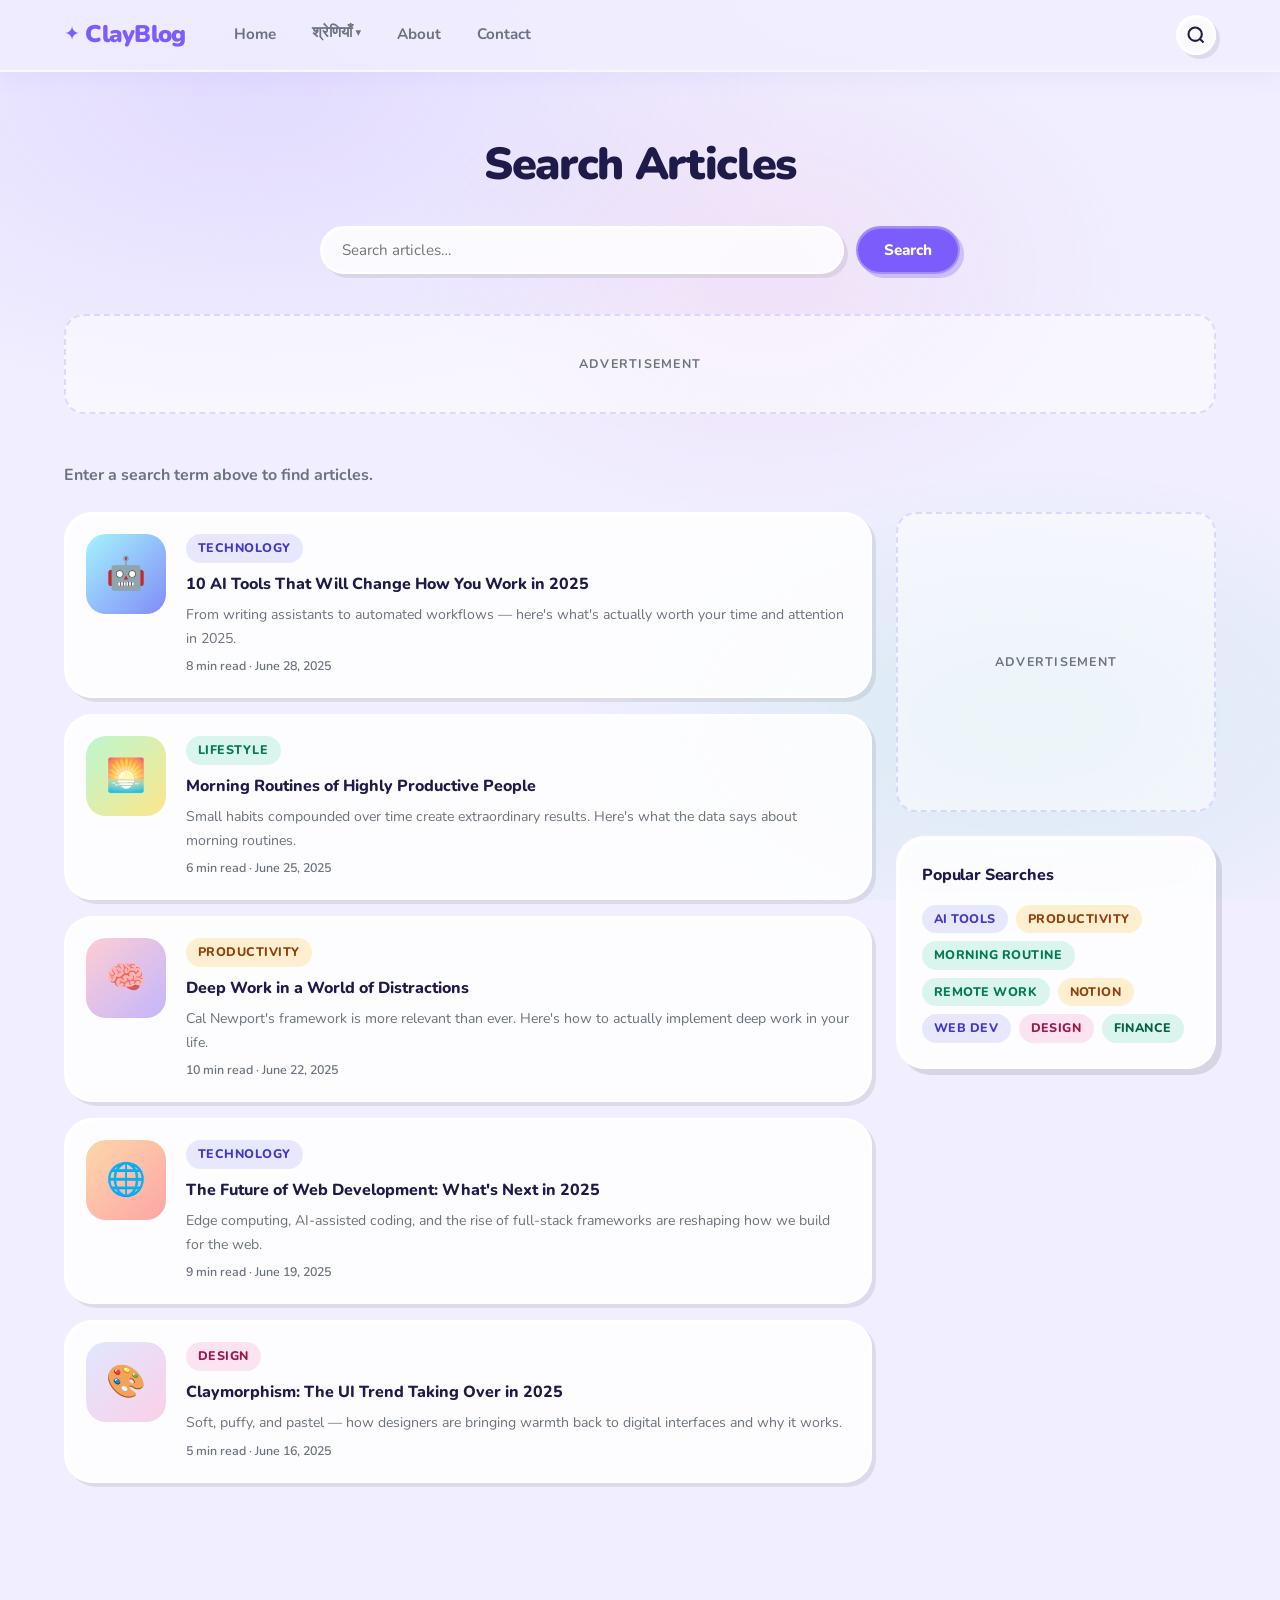
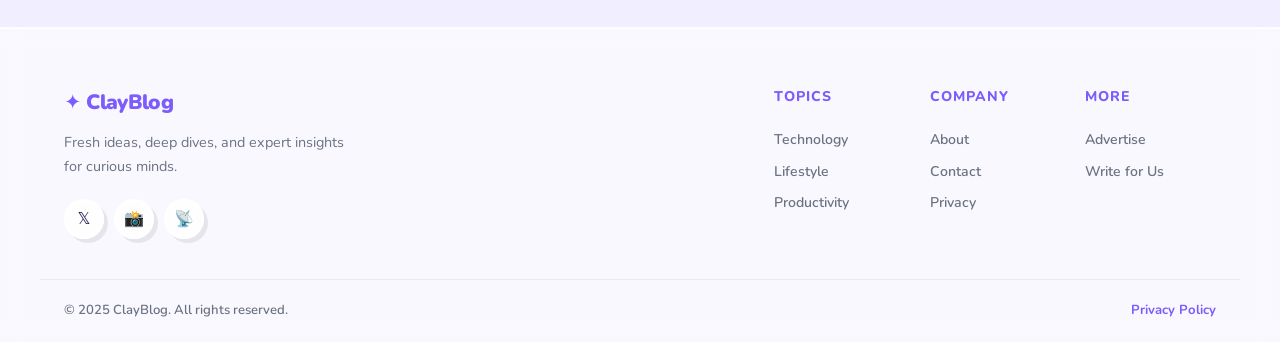
<file: search.html>
<!DOCTYPE html>
<html lang="en">
<head>
  <meta charset="UTF-8" />
  <meta name="viewport" content="width=device-width, initial-scale=1.0" />
  <title>Search — ClayBlog</title>
  <meta name="description" content="Search through all ClayBlog articles on technology, lifestyle, productivity, and design." />
  <meta name="robots" content="noindex, follow" />
  <!-- <script async src="https://pagead2.googlesyndication.com/pagead/js/adsbygoogle.js?client=ca-pub-XXXXXXXXXXXXXXXX" crossorigin="anonymous"></script> -->
  <link rel="stylesheet" href="css/style.css" />
  <link href="https://fonts.googleapis.com/css2?family=Nunito:wght@400;600;700;800;900&display=swap" rel="stylesheet" />
</head>
<body>

  <header class="site-header">
    <div class="container header-inner">
      <a href="index.html" class="logo"><span class="logo-icon">✦</span> ClayBlog</a>
      <nav class="nav" id="main-nav">
        <a href="index.html" class="nav-link">Home</a>
        <div class="nav-dropdown">
          <button class="dropdown-toggle" id="cat-toggle" aria-haspopup="true" aria-expanded="false">
            श्रेणियाँ <span class="dropdown-arrow">▾</span>
          </button>
          <div class="dropdown-menu" id="cat-menu" role="menu">
            <a href="category.html?cat=automobile"><span class="d-icon">🚗</span> ऑटोमोबाइल</a>
            <a href="category.html?cat=business"><span class="d-icon">💼</span> बिज़नेस</a>
            <a href="category.html?cat=technology"><span class="d-icon">💻</span> टेक्नोलॉजी</a>
            <a href="category.html?cat=finance"><span class="d-icon">💰</span> फाइनेंस</a>
            <a href="category.html?cat=entertainment"><span class="d-icon">🎬</span> मनोरंजन</a>
            <a href="category.html?cat=education"><span class="d-icon">📚</span> एजुकेशन</a>
            <a href="category.html?cat=sports"><span class="d-icon">🏆</span> खेल</a>
          </div>
        </div>
        <a href="about.html" class="nav-link">About</a>
        <a href="contact.html" class="nav-link">Contact</a>
      </nav>
      <div class="header-actions">
        <a href="search.html" class="btn-icon" aria-label="Search">
          <svg width="20" height="20" viewBox="0 0 24 24" fill="none" stroke="currentColor" stroke-width="2.5"><circle cx="11" cy="11" r="8"/><path d="m21 21-4.35-4.35"/></svg>
        </a>
        <button class="hamburger" id="hamburger" aria-label="Toggle menu" aria-expanded="false"><span></span><span></span><span></span></button>
      </div>
    </div>
  </header>

  <main>

    <section class="search-hero">
      <div class="container">
        <h1 style="font-size:clamp(1.8rem,4vw,2.8rem);font-weight:900;margin-bottom:24px;letter-spacing:-0.03em">Search Articles</h1>
        <form id="search-form" class="search-box">
          <input type="search" id="search-input" class="clay-input" placeholder="Search articles…" aria-label="Search" />
          <button type="submit" class="btn btn-primary">Search</button>
        </form>
      </div>
    </section>

    <div class="container ad-zone">
      <div class="ad-placeholder"><span>Advertisement</span></div>
    </div>

    <section class="search-results">
      <div class="container">
        <p id="search-heading" style="font-size:1rem;color:#6b7280;font-weight:700;margin-bottom:24px">Enter a search term above to find articles.</p>

        <div class="two-col" style="gap:24px">
          <div>
            <div class="search-results-grid" id="results-list">
              <a href="post.html" class="search-result-item">
                <div class="result-thumb" style="background:linear-gradient(135deg,#a5f3fc,#818cf8)">🤖</div>
                <div class="result-body">
                  <span class="tag tag-tech" style="margin-bottom:8px;display:inline-flex">Technology</span>
                  <h3>10 AI Tools That Will Change How You Work in 2025</h3>
                  <p>From writing assistants to automated workflows — here's what's actually worth your time and attention in 2025.</p>
                  <span class="read-time" style="display:block;margin-top:6px">8 min read · June 28, 2025</span>
                </div>
              </a>
              <a href="post.html" class="search-result-item">
                <div class="result-thumb" style="background:linear-gradient(135deg,#bbf7d0,#fde68a)">🌅</div>
                <div class="result-body">
                  <span class="tag tag-life" style="margin-bottom:8px;display:inline-flex">Lifestyle</span>
                  <h3>Morning Routines of Highly Productive People</h3>
                  <p>Small habits compounded over time create extraordinary results. Here's what the data says about morning routines.</p>
                  <span class="read-time" style="display:block;margin-top:6px">6 min read · June 25, 2025</span>
                </div>
              </a>
              <a href="post.html" class="search-result-item">
                <div class="result-thumb" style="background:linear-gradient(135deg,#fecdd3,#c4b5fd)">🧠</div>
                <div class="result-body">
                  <span class="tag tag-prod" style="margin-bottom:8px;display:inline-flex">Productivity</span>
                  <h3>Deep Work in a World of Distractions</h3>
                  <p>Cal Newport's framework is more relevant than ever. Here's how to actually implement deep work in your life.</p>
                  <span class="read-time" style="display:block;margin-top:6px">10 min read · June 22, 2025</span>
                </div>
              </a>
              <a href="post.html" class="search-result-item">
                <div class="result-thumb" style="background:linear-gradient(135deg,#fed7aa,#fca5a5)">🌐</div>
                <div class="result-body">
                  <span class="tag tag-tech" style="margin-bottom:8px;display:inline-flex">Technology</span>
                  <h3>The Future of Web Development: What's Next in 2025</h3>
                  <p>Edge computing, AI-assisted coding, and the rise of full-stack frameworks are reshaping how we build for the web.</p>
                  <span class="read-time" style="display:block;margin-top:6px">9 min read · June 19, 2025</span>
                </div>
              </a>
              <a href="post.html" class="search-result-item">
                <div class="result-thumb" style="background:linear-gradient(135deg,#e0e7ff,#fbcfe8)">🎨</div>
                <div class="result-body">
                  <span class="tag tag-design" style="margin-bottom:8px;display:inline-flex">Design</span>
                  <h3>Claymorphism: The UI Trend Taking Over in 2025</h3>
                  <p>Soft, puffy, and pastel — how designers are bringing warmth back to digital interfaces and why it works.</p>
                  <span class="read-time" style="display:block;margin-top:6px">5 min read · June 16, 2025</span>
                </div>
              </a>
            </div>
          </div>

          <aside>
            <div class="ad-placeholder sidebar-ad" style="margin-bottom:24px"><span>Advertisement</span></div>
            <div class="clay-card widget">
              <h3 class="widget-title">Popular Searches</h3>
              <div class="tags-cloud">
                <a href="search.html?q=ai+tools" class="tag tag-tech">AI Tools</a>
                <a href="search.html?q=productivity" class="tag tag-prod">Productivity</a>
                <a href="search.html?q=morning+routine" class="tag tag-life">Morning Routine</a>
                <a href="search.html?q=remote+work" class="tag tag-life">Remote Work</a>
                <a href="search.html?q=notion" class="tag tag-prod">Notion</a>
                <a href="search.html?q=web+development" class="tag tag-tech">Web Dev</a>
                <a href="search.html?q=design" class="tag tag-design">Design</a>
                <a href="search.html?q=finance" class="tag tag-finance">Finance</a>
              </div>
            </div>
          </aside>
        </div>
      </div>
    </section>

  </main>

  <footer class="site-footer">
    <div class="container footer-inner">
      <div class="footer-brand">
        <a href="index.html" class="logo">✦ ClayBlog</a>
        <p>Fresh ideas, deep dives, and expert insights for curious minds.</p>
        <div class="social-links">
          <a href="#" class="social-btn">𝕏</a>
          <a href="#" class="social-btn">📸</a>
          <a href="#" class="social-btn">📡</a>
        </div>
      </div>
      <div class="footer-links">
        <div class="footer-col"><h4>Topics</h4><a href="category.html?cat=technology">Technology</a><a href="category.html?cat=lifestyle">Lifestyle</a><a href="category.html?cat=productivity">Productivity</a></div>
        <div class="footer-col"><h4>Company</h4><a href="about.html">About</a><a href="contact.html">Contact</a><a href="privacy.html">Privacy</a></div>
        <div class="footer-col"><h4>More</h4><a href="advertise.html">Advertise</a><a href="contact.html">Write for Us</a></div>
      </div>
    </div>
    <div class="footer-bottom">
      <p>© 2025 ClayBlog. All rights reserved.</p>
      <p><a href="privacy.html">Privacy Policy</a></p>
    </div>
  </footer>

  <script src="js/main.js"></script>
</body>
</html>
</file>
<file: css/style.css>
/* ===================================================
   CLAYMORPHISM BLOG — GLOBAL STYLESHEET
   =================================================== */

/* ---- CSS Variables ---- */
:root {
  --clay-bg: #f0eeff;
  --clay-surface: #ffffff;
  --clay-primary: #7c5cfc;
  --clay-primary-light: #a78bfa;
  --clay-secondary: #f472b6;
  --clay-accent: #34d399;
  --clay-text: #1e1b4b;
  --clay-muted: #6b7280;
  --clay-border: rgba(255,255,255,0.7);
  --clay-shadow-sm: 4px 4px 0 rgba(0,0,0,0.08), inset 1px 1px 0 rgba(255,255,255,0.9);
  --clay-shadow-md: 6px 6px 0 rgba(0,0,0,0.10), inset 2px 2px 0 rgba(255,255,255,0.9);
  --clay-shadow-lg: 8px 8px 0 rgba(0,0,0,0.12), inset 2px 2px 0 rgba(255,255,255,0.9);
  --clay-shadow-hover: 10px 10px 0 rgba(124,92,252,0.2), inset 2px 2px 0 rgba(255,255,255,0.9);
  --radius-sm: 14px;
  --radius-md: 20px;
  --radius-lg: 28px;
  --radius-xl: 36px;
  --font: 'Nunito', system-ui, sans-serif;
  --transition: 0.25s cubic-bezier(.34,1.56,.64,1);
}

/* ---- Reset ---- */
*, *::before, *::after { box-sizing: border-box; margin: 0; padding: 0; }
html { scroll-behavior: smooth; }
body {
  font-family: var(--font);
  background: var(--clay-bg);
  color: var(--clay-text);
  line-height: 1.65;
  font-size: 16px;
  min-height: 100vh;
}
img { max-width: 100%; display: block; }
a { text-decoration: none; color: inherit; }
button { cursor: pointer; font-family: var(--font); }

/* ---- Background decoration ---- */
body::before {
  content: '';
  position: fixed;
  inset: 0;
  background:
    radial-gradient(ellipse 60% 50% at 20% 10%, rgba(167,139,250,0.18) 0%, transparent 70%),
    radial-gradient(ellipse 50% 40% at 80% 80%, rgba(52,211,153,0.13) 0%, transparent 70%),
    radial-gradient(ellipse 40% 40% at 60% 30%, rgba(244,114,182,0.10) 0%, transparent 70%);
  pointer-events: none;
  z-index: 0;
}
body > * { position: relative; z-index: 1; }

/* ===================================================
   CLAY CARD — Core component
   =================================================== */
.clay-card {
  background: rgba(255,255,255,0.85);
  backdrop-filter: blur(10px);
  -webkit-backdrop-filter: blur(10px);
  border: 2px solid var(--clay-border);
  border-radius: var(--radius-lg);
  box-shadow: var(--clay-shadow-md);
  transition: transform var(--transition), box-shadow var(--transition);
}
.clay-card:hover {
  transform: translateY(-4px) scale(1.01);
  box-shadow: var(--clay-shadow-hover);
}

/* ===================================================
   LAYOUT
   =================================================== */
.container {
  max-width: 1200px;
  margin: 0 auto;
  padding: 0 24px;
}
.section { padding: 64px 0; }
.two-col {
  display: grid;
  grid-template-columns: 1fr 320px;
  gap: 32px;
  align-items: start;
}

/* ===================================================
   TYPOGRAPHY
   =================================================== */
.section-title {
  font-size: clamp(1.4rem, 3vw, 2rem);
  font-weight: 800;
  color: var(--clay-text);
  letter-spacing: -0.02em;
}
.section-header {
  display: flex;
  align-items: center;
  justify-content: space-between;
  margin-bottom: 32px;
  flex-wrap: wrap;
  gap: 12px;
}
.link-more {
  font-weight: 700;
  color: var(--clay-primary);
  font-size: 0.95rem;
  transition: opacity 0.2s;
}
.link-more:hover { opacity: 0.75; }

/* ===================================================
   DROPDOWN NAV
   =================================================== */
.nav-dropdown { position: relative; }
.dropdown-toggle {
  background: none;
  border: none;
  padding: 8px 16px;
  border-radius: 50px;
  font-weight: 700;
  font-size: 0.95rem;
  color: var(--clay-muted);
  cursor: pointer;
  font-family: var(--font);
  display: flex;
  align-items: center;
  gap: 4px;
  transition: all 0.2s;
}
.dropdown-toggle:hover, .dropdown-toggle.open {
  background: rgba(124,92,252,0.12);
  color: var(--clay-primary);
}
.dropdown-arrow { font-size: 0.7rem; transition: transform 0.2s; }
.dropdown-toggle.open .dropdown-arrow { transform: rotate(180deg); }
.dropdown-menu {
  display: none;
  position: absolute;
  top: calc(100% + 8px);
  left: 50%;
  transform: translateX(-50%);
  background: rgba(255,255,255,0.97);
  backdrop-filter: blur(16px);
  -webkit-backdrop-filter: blur(16px);
  border: 2px solid rgba(255,255,255,0.9);
  border-radius: var(--radius-lg);
  box-shadow: var(--clay-shadow-lg);
  padding: 10px;
  min-width: 180px;
  z-index: 200;
}
.dropdown-menu.show { display: block; animation: fadeInUp 0.2s ease forwards; }
.dropdown-menu a {
  display: flex;
  align-items: center;
  gap: 10px;
  padding: 10px 14px;
  border-radius: var(--radius-sm);
  font-size: 0.92rem;
  font-weight: 700;
  color: var(--clay-text);
  transition: all 0.15s;
  white-space: nowrap;
}
.dropdown-menu a:hover {
  background: rgba(124,92,252,0.1);
  color: var(--clay-primary);
  transform: translateX(3px);
}
.dropdown-menu a .d-icon { font-size: 1rem; }

/* ===================================================
   HEADER
   =================================================== */
.site-header {
  position: sticky;
  top: 0;
  z-index: 100;
  background: rgba(240,238,255,0.85);
  backdrop-filter: blur(16px);
  -webkit-backdrop-filter: blur(16px);
  border-bottom: 2px solid rgba(255,255,255,0.6);
  box-shadow: 0 4px 24px rgba(124,92,252,0.08);
}
.header-inner {
  display: flex;
  align-items: center;
  gap: 32px;
  height: 70px;
}
.logo {
  font-size: 1.5rem;
  font-weight: 900;
  color: var(--clay-primary);
  letter-spacing: -0.03em;
  display: flex;
  align-items: center;
  gap: 6px;
  flex-shrink: 0;
}
.logo-icon { font-size: 1.2rem; }
.nav {
  display: flex;
  gap: 4px;
  flex: 1;
}
.nav-link {
  padding: 8px 16px;
  border-radius: 50px;
  font-weight: 700;
  font-size: 0.95rem;
  color: var(--clay-muted);
  transition: all 0.2s;
}
.nav-link:hover, .nav-link.active {
  background: rgba(124,92,252,0.12);
  color: var(--clay-primary);
}
.header-actions { display: flex; align-items: center; gap: 8px; margin-left: auto; }
.btn-icon {
  width: 40px; height: 40px;
  display: flex; align-items: center; justify-content: center;
  background: rgba(255,255,255,0.7);
  border-radius: 50%;
  border: 2px solid rgba(255,255,255,0.9);
  box-shadow: var(--clay-shadow-sm);
  color: var(--clay-text);
  transition: all 0.2s;
}
.btn-icon:hover { transform: scale(1.08); box-shadow: var(--clay-shadow-md); }
.hamburger {
  display: none;
  flex-direction: column;
  gap: 5px;
  background: rgba(255,255,255,0.7);
  border: 2px solid rgba(255,255,255,0.9);
  box-shadow: var(--clay-shadow-sm);
  border-radius: 12px;
  padding: 9px 10px;
  width: 42px; height: 42px;
}
.hamburger span {
  display: block; width: 100%; height: 2px;
  background: var(--clay-text); border-radius: 2px;
  transition: all 0.25s;
}

/* ===================================================
   BUTTONS
   =================================================== */
.btn {
  display: inline-flex;
  align-items: center;
  gap: 8px;
  padding: 12px 26px;
  border-radius: 50px;
  font-weight: 800;
  font-size: 0.95rem;
  border: 2.5px solid transparent;
  transition: all var(--transition);
  white-space: nowrap;
}
.btn-primary {
  background: var(--clay-primary);
  color: #fff;
  border-color: rgba(255,255,255,0.3);
  box-shadow: 4px 4px 0 rgba(124,92,252,0.3), inset 0 1px 0 rgba(255,255,255,0.2);
}
.btn-primary:hover {
  transform: translateY(-3px) scale(1.03);
  box-shadow: 6px 6px 0 rgba(124,92,252,0.35), inset 0 1px 0 rgba(255,255,255,0.2);
}
.btn-ghost {
  background: rgba(255,255,255,0.7);
  color: var(--clay-text);
  border-color: rgba(255,255,255,0.9);
  box-shadow: var(--clay-shadow-sm);
}
.btn-ghost:hover {
  transform: translateY(-3px) scale(1.03);
  box-shadow: var(--clay-shadow-md);
  background: #fff;
}
.mt-1 { margin-top: 16px; }

/* ===================================================
   BADGES & TAGS
   =================================================== */
.badge {
  display: inline-flex;
  align-items: center;
  padding: 6px 16px;
  background: rgba(124,92,252,0.12);
  color: var(--clay-primary);
  border-radius: 50px;
  font-size: 0.82rem;
  font-weight: 800;
  letter-spacing: 0.03em;
  text-transform: uppercase;
  margin-bottom: 16px;
  border: 1.5px solid rgba(124,92,252,0.2);
}
.tag {
  display: inline-flex;
  align-items: center;
  padding: 4px 12px;
  border-radius: 50px;
  font-size: 0.78rem;
  font-weight: 800;
  text-transform: uppercase;
  letter-spacing: 0.04em;
}
.tag-tech { background: rgba(129,140,248,0.18); color: #4338ca; }
.tag-life { background: rgba(52,211,153,0.18); color: #047857; }
.tag-prod { background: rgba(251,191,36,0.22); color: #92400e; }
.tag-design { background: rgba(244,114,182,0.18); color: #9d174d; }
.tag-health { background: rgba(34,211,238,0.18); color: #0e7490; }
.tag-finance { background: rgba(52,211,153,0.18); color: #065f46; }

/* ===================================================
   HERO
   =================================================== */
.hero {
  padding: 80px 0 60px;
}
.hero-inner {
  display: grid;
  grid-template-columns: 1fr 1fr;
  gap: 48px;
  align-items: center;
}
.hero-title {
  font-size: clamp(2.2rem, 5vw, 3.6rem);
  font-weight: 900;
  line-height: 1.08;
  letter-spacing: -0.04em;
  margin-bottom: 20px;
  background: linear-gradient(135deg, var(--clay-text) 30%, var(--clay-primary));
  -webkit-background-clip: text;
  -webkit-text-fill-color: transparent;
  background-clip: text;
}
.hero-desc {
  color: var(--clay-muted);
  font-size: 1.1rem;
  margin-bottom: 28px;
  max-width: 480px;
}
.hero-actions { display: flex; gap: 12px; flex-wrap: wrap; }
.hero-feature-card {
  padding: 32px;
  position: relative;
  overflow: hidden;
}
.hero-feature-card::before {
  content: '';
  position: absolute;
  top: -40px; right: -40px;
  width: 160px; height: 160px;
  background: radial-gradient(circle, rgba(124,92,252,0.12), transparent 70%);
  border-radius: 50%;
}
.feature-label {
  font-size: 0.78rem;
  font-weight: 800;
  text-transform: uppercase;
  letter-spacing: 0.1em;
  color: var(--clay-primary);
  margin-bottom: 12px;
}
.feature-title {
  font-size: 1.4rem;
  font-weight: 800;
  line-height: 1.25;
  margin-bottom: 12px;
  letter-spacing: -0.02em;
}
.feature-desc {
  color: var(--clay-muted);
  font-size: 0.95rem;
  margin-bottom: 16px;
}
.feature-meta { display: flex; align-items: center; gap: 12px; }

/* ===================================================
   CATEGORIES
   =================================================== */
.categories-section { padding-top: 0; }
.categories-grid {
  display: grid;
  grid-template-columns: repeat(7, 1fr);
  gap: 16px;
}
.category-card {
  display: flex;
  flex-direction: column;
  align-items: center;
  text-align: center;
  padding: 24px 16px;
  gap: 8px;
  transition: all var(--transition);
}
.category-card:hover { transform: translateY(-6px) scale(1.04); }
.cat-icon { font-size: 2rem; }
.category-card h3 { font-size: 0.95rem; font-weight: 800; }
.category-card p { font-size: 0.78rem; color: var(--clay-muted); }
.cat-tech { background: linear-gradient(145deg, rgba(199,210,254,0.6), rgba(255,255,255,0.9)); }
.cat-life { background: linear-gradient(145deg, rgba(187,247,208,0.6), rgba(255,255,255,0.9)); }
.cat-prod { background: linear-gradient(145deg, rgba(254,243,199,0.6), rgba(255,255,255,0.9)); }
.cat-design { background: linear-gradient(145deg, rgba(252,231,243,0.6), rgba(255,255,255,0.9)); }
.cat-health { background: linear-gradient(145deg, rgba(207,250,254,0.6), rgba(255,255,255,0.9)); }
.cat-finance { background: linear-gradient(145deg, rgba(209,250,229,0.6), rgba(255,255,255,0.9)); }

/* ===================================================
   FILTER TABS
   =================================================== */
.filter-tabs { display: flex; gap: 8px; flex-wrap: wrap; }
.tab {
  padding: 8px 20px;
  border-radius: 50px;
  border: 2px solid transparent;
  font-size: 0.88rem;
  font-weight: 700;
  background: rgba(255,255,255,0.6);
  color: var(--clay-muted);
  box-shadow: var(--clay-shadow-sm);
  transition: all 0.2s;
}
.tab:hover { background: rgba(255,255,255,0.9); color: var(--clay-text); }
.tab.active {
  background: var(--clay-primary);
  color: #fff;
  border-color: rgba(255,255,255,0.3);
  box-shadow: 3px 3px 0 rgba(124,92,252,0.3);
}

/* ===================================================
   POST CARDS
   =================================================== */
.posts-grid {
  display: grid;
  grid-template-columns: repeat(3, 1fr);
  gap: 24px;
}
.post-card { overflow: hidden; }
.post-img {
  height: 180px;
  border-radius: calc(var(--radius-lg) - 2px) calc(var(--radius-lg) - 2px) 0 0;
  display: flex;
  align-items: flex-start;
  padding: 16px;
  position: relative;
}
.post-body { padding: 20px; }
.post-title {
  font-size: 1.05rem;
  font-weight: 800;
  line-height: 1.3;
  margin-bottom: 10px;
  letter-spacing: -0.01em;
}
.post-title a { color: var(--clay-text); transition: color 0.2s; }
.post-title a:hover { color: var(--clay-primary); }
.post-excerpt { font-size: 0.88rem; color: var(--clay-muted); margin-bottom: 16px; line-height: 1.55; }
.post-meta { display: flex; align-items: center; gap: 10px; }
.avatar {
  width: 34px; height: 34px;
  border-radius: 50%;
  border: 2px solid rgba(255,255,255,0.9);
  box-shadow: var(--clay-shadow-sm);
  background: linear-gradient(135deg, var(--clay-primary-light), var(--clay-secondary));
}
.author-name { display: block; font-size: 0.82rem; font-weight: 700; }
.post-date { display: block; font-size: 0.75rem; color: var(--clay-muted); }
.read-time { font-size: 0.78rem; color: var(--clay-muted); font-weight: 600; }
.load-more-wrap { text-align: center; margin-top: 40px; }

/* ===================================================
   AD ZONES
   =================================================== */
.ad-zone { margin: 8px auto; }
.ad-placeholder {
  background: rgba(255,255,255,0.5);
  border: 2px dashed rgba(124,92,252,0.2);
  border-radius: var(--radius-md);
  min-height: 100px;
  display: flex;
  align-items: center;
  justify-content: center;
  color: var(--clay-muted);
  font-size: 0.78rem;
  font-weight: 700;
  text-transform: uppercase;
  letter-spacing: 0.1em;
  padding: 12px;
}
.sidebar-ad { min-height: 300px; margin-bottom: 24px; }

/* ===================================================
   NEWSLETTER
   =================================================== */
.newsletter-section { padding-top: 0; }
.newsletter-card {
  padding: 48px;
  position: relative;
  overflow: hidden;
  background: linear-gradient(135deg, rgba(167,139,250,0.15), rgba(244,114,182,0.1), rgba(255,255,255,0.9));
}
.newsletter-deco {
  position: absolute;
  font-size: 3rem;
  opacity: 0.12;
  color: var(--clay-primary);
  pointer-events: none;
  font-weight: 900;
}
.deco-1 { top: 16px; right: 80px; font-size: 5rem; }
.deco-2 { bottom: 16px; left: 40px; font-size: 4rem; }
.newsletter-inner {
  display: flex;
  align-items: center;
  gap: 48px;
  position: relative;
}
.newsletter-text { flex: 1; }
.newsletter-text h2 { font-size: 1.8rem; font-weight: 900; margin-bottom: 8px; }
.newsletter-text p { color: var(--clay-muted); font-size: 1rem; }
.newsletter-form {
  display: flex;
  gap: 12px;
  flex: 1;
  min-width: 0;
}
.clay-input {
  flex: 1;
  padding: 12px 20px;
  border-radius: 50px;
  border: 2px solid rgba(255,255,255,0.9);
  background: rgba(255,255,255,0.8);
  font-family: var(--font);
  font-size: 0.95rem;
  color: var(--clay-text);
  box-shadow: var(--clay-shadow-sm);
  outline: none;
  transition: box-shadow 0.2s;
  min-width: 0;
}
.clay-input:focus { box-shadow: var(--clay-shadow-md), 0 0 0 3px rgba(124,92,252,0.15); }

/* ===================================================
   TRENDING
   =================================================== */
.trending-list { display: flex; flex-direction: column; gap: 12px; }
.trending-item {
  display: flex;
  align-items: center;
  gap: 16px;
  padding: 16px 20px;
  transition: all var(--transition);
  text-decoration: none;
  color: var(--clay-text);
}
.trending-item:hover { transform: translateX(4px); }
.trend-num {
  font-size: 1.5rem;
  font-weight: 900;
  color: var(--clay-primary-light);
  opacity: 0.5;
  min-width: 36px;
  line-height: 1;
}
.trending-item h4 { font-size: 0.9rem; font-weight: 700; margin-bottom: 4px; }

/* ===================================================
   SIDEBAR WIDGETS
   =================================================== */
.widget { padding: 24px; }
.widget-title {
  font-size: 1rem;
  font-weight: 800;
  margin-bottom: 16px;
  letter-spacing: -0.01em;
}
.tags-cloud { display: flex; flex-wrap: wrap; gap: 8px; }

/* ===================================================
   FOOTER
   =================================================== */
.site-footer {
  background: rgba(255,255,255,0.6);
  backdrop-filter: blur(10px);
  border-top: 2px solid rgba(255,255,255,0.7);
  margin-top: 64px;
}
.footer-inner {
  padding: 56px 24px 40px;
  display: grid;
  grid-template-columns: 1.5fr 1fr;
  gap: 48px;
}
.footer-brand .logo { font-size: 1.3rem; margin-bottom: 12px; display: inline-flex; }
.footer-brand p { color: var(--clay-muted); font-size: 0.9rem; max-width: 280px; margin-bottom: 20px; }
.social-links { display: flex; gap: 10px; }
.social-btn {
  width: 40px; height: 40px;
  border-radius: 50%;
  background: rgba(255,255,255,0.8);
  border: 2px solid rgba(255,255,255,0.9);
  box-shadow: var(--clay-shadow-sm);
  display: flex; align-items: center; justify-content: center;
  font-size: 1rem;
  transition: all 0.2s;
}
.social-btn:hover { transform: translateY(-3px); box-shadow: var(--clay-shadow-md); }
.footer-links { display: grid; grid-template-columns: repeat(3, 1fr); gap: 24px; }
.footer-col h4 { font-size: 0.88rem; font-weight: 800; text-transform: uppercase; letter-spacing: 0.08em; margin-bottom: 16px; color: var(--clay-primary); }
.footer-col a {
  display: block;
  font-size: 0.88rem;
  color: var(--clay-muted);
  padding: 4px 0;
  transition: color 0.2s;
  font-weight: 600;
}
.footer-col a:hover { color: var(--clay-primary); }
.footer-bottom {
  border-top: 1px solid rgba(0,0,0,0.06);
  padding: 20px 24px;
  display: flex;
  justify-content: space-between;
  align-items: center;
  font-size: 0.82rem;
  color: var(--clay-muted);
  font-weight: 600;
  max-width: 1200px;
  margin: 0 auto;
}
.footer-bottom a { color: var(--clay-primary); font-weight: 700; }

/* ===================================================
   POST PAGE
   =================================================== */
.post-hero { padding: 56px 0 40px; }
.post-layout {
  display: grid;
  grid-template-columns: 1fr 300px;
  gap: 32px;
  align-items: start;
  padding: 0 0 80px;
}
.post-header { margin-bottom: 32px; }
.post-header .tag { margin-bottom: 16px; }
.post-header h1 {
  font-size: clamp(1.8rem, 4vw, 2.8rem);
  font-weight: 900;
  line-height: 1.12;
  letter-spacing: -0.03em;
  margin-bottom: 16px;
}
.post-subtitle { font-size: 1.15rem; color: var(--clay-muted); margin-bottom: 24px; }
.post-meta-bar {
  display: flex;
  align-items: center;
  gap: 16px;
  padding: 16px 0;
  border-top: 2px solid rgba(0,0,0,0.06);
  border-bottom: 2px solid rgba(0,0,0,0.06);
  flex-wrap: wrap;
}
.post-cover {
  width: 100%;
  height: 400px;
  border-radius: var(--radius-xl);
  background: linear-gradient(135deg, #a5f3fc, #818cf8, #c4b5fd);
  margin-bottom: 40px;
  display: flex;
  align-items: center;
  justify-content: center;
  box-shadow: var(--clay-shadow-lg);
  font-size: 5rem;
}
.post-content { max-width: 720px; }
.post-content h2 {
  font-size: 1.5rem; font-weight: 800;
  margin: 40px 0 16px;
  letter-spacing: -0.02em;
}
.post-content h3 { font-size: 1.2rem; font-weight: 800; margin: 28px 0 12px; }
.post-content p { margin-bottom: 20px; font-size: 1.05rem; line-height: 1.75; color: #2d2b4e; }
.post-content ul, .post-content ol { margin: 0 0 20px 24px; }
.post-content li { margin-bottom: 8px; font-size: 1.05rem; line-height: 1.7; }
.post-content blockquote {
  border-left: 4px solid var(--clay-primary);
  padding: 16px 24px;
  margin: 28px 0;
  background: rgba(124,92,252,0.07);
  border-radius: 0 var(--radius-sm) var(--radius-sm) 0;
  font-size: 1.1rem;
  font-weight: 600;
  color: var(--clay-text);
}
.post-content code {
  background: rgba(124,92,252,0.1);
  padding: 2px 8px;
  border-radius: 6px;
  font-size: 0.9em;
  font-family: monospace;
}
.callout {
  padding: 20px 24px;
  border-radius: var(--radius-md);
  margin: 28px 0;
  background: rgba(167,139,250,0.12);
  border: 2px solid rgba(124,92,252,0.15);
  font-size: 0.95rem;
  font-weight: 600;
}
.post-tags { margin-top: 40px; display: flex; gap: 8px; flex-wrap: wrap; }
.post-share {
  margin-top: 32px;
  padding: 24px;
  border-radius: var(--radius-lg);
  background: rgba(255,255,255,0.7);
  border: 2px solid rgba(255,255,255,0.9);
  box-shadow: var(--clay-shadow-sm);
}
.post-share h4 { font-size: 0.9rem; font-weight: 800; margin-bottom: 12px; }
.share-btns { display: flex; gap: 10px; flex-wrap: wrap; }
.share-btn {
  padding: 8px 16px;
  border-radius: 50px;
  font-size: 0.82rem;
  font-weight: 700;
  border: 2px solid transparent;
  transition: all 0.2s;
}
.share-tw { background: rgba(29,161,242,0.12); color: #1da1f2; }
.share-fb { background: rgba(24,119,242,0.12); color: #1877f2; }
.share-li { background: rgba(10,102,194,0.12); color: #0a66c2; }
.share-cp { background: rgba(124,92,252,0.12); color: var(--clay-primary); }
.share-btn:hover { transform: translateY(-2px); box-shadow: var(--clay-shadow-sm); }

/* Post sidebar */
.post-sidebar { position: sticky; top: 90px; display: flex; flex-direction: column; gap: 20px; }
.sidebar-widget {
  padding: 22px;
  border-radius: var(--radius-lg);
  background: rgba(255,255,255,0.85);
  border: 2px solid rgba(255,255,255,0.9);
  box-shadow: var(--clay-shadow-sm);
}
.sidebar-widget h3 { font-size: 0.95rem; font-weight: 800; margin-bottom: 16px; }
.related-post {
  display: flex;
  gap: 12px;
  align-items: flex-start;
  padding: 10px 0;
  border-bottom: 1px solid rgba(0,0,0,0.05);
  color: var(--clay-text);
}
.related-post:last-child { border-bottom: none; }
.related-thumb {
  width: 52px; height: 52px;
  border-radius: var(--radius-sm);
  flex-shrink: 0;
  display: flex; align-items: center; justify-content: center;
  font-size: 1.3rem;
}
.related-post h4 { font-size: 0.82rem; font-weight: 700; line-height: 1.35; margin-bottom: 4px; }
.related-post:hover h4 { color: var(--clay-primary); }
.toc-list { list-style: none; margin: 0; padding: 0; }
.toc-list li { margin-bottom: 10px; }
.toc-list a {
  font-size: 0.85rem;
  color: var(--clay-muted);
  font-weight: 600;
  transition: color 0.2s;
  display: block;
  padding: 4px 0 4px 12px;
  border-left: 2px solid transparent;
}
.toc-list a:hover, .toc-list a.active {
  color: var(--clay-primary);
  border-left-color: var(--clay-primary);
}

/* ===================================================
   CATEGORY PAGE
   =================================================== */
.page-hero {
  padding: 56px 0 32px;
  text-align: center;
}
.page-hero h1 { font-size: clamp(2rem, 5vw, 3rem); font-weight: 900; margin-bottom: 12px; }
.page-hero p { color: var(--clay-muted); font-size: 1.05rem; }

/* ===================================================
   ABOUT PAGE
   =================================================== */
.about-hero { padding: 64px 0; }
.about-inner { display: grid; grid-template-columns: 1fr 1fr; gap: 64px; align-items: center; }
.about-img {
  border-radius: var(--radius-xl);
  height: 400px;
  background: linear-gradient(135deg, #a5f3fc, #818cf8, #c4b5fd);
  display: flex; align-items: center; justify-content: center;
  font-size: 5rem;
  box-shadow: var(--clay-shadow-lg);
}
.about-text h1 { font-size: 2.5rem; font-weight: 900; margin-bottom: 20px; }
.about-text p { color: var(--clay-muted); font-size: 1.05rem; margin-bottom: 16px; line-height: 1.75; }
.team-grid { display: grid; grid-template-columns: repeat(3, 1fr); gap: 24px; margin-top: 48px; }
.team-card {
  padding: 28px 20px;
  text-align: center;
}
.team-avatar {
  width: 80px; height: 80px;
  border-radius: 50%;
  margin: 0 auto 16px;
  background: linear-gradient(135deg, var(--clay-primary-light), var(--clay-secondary));
  display: flex; align-items: center; justify-content: center;
  font-size: 2rem;
  border: 3px solid rgba(255,255,255,0.9);
  box-shadow: var(--clay-shadow-sm);
}
.team-card h3 { font-weight: 800; margin-bottom: 4px; }
.team-card p { font-size: 0.85rem; color: var(--clay-muted); }

/* ===================================================
   CONTACT PAGE
   =================================================== */
.contact-grid { display: grid; grid-template-columns: 1fr 1fr; gap: 48px; padding: 64px 0; }
.contact-info h1 { font-size: 2.2rem; font-weight: 900; margin-bottom: 16px; }
.contact-info p { color: var(--clay-muted); margin-bottom: 32px; line-height: 1.7; }
.contact-item { display: flex; align-items: center; gap: 16px; margin-bottom: 20px; }
.contact-icon {
  width: 48px; height: 48px;
  border-radius: var(--radius-sm);
  background: rgba(124,92,252,0.1);
  display: flex; align-items: center; justify-content: center;
  font-size: 1.3rem;
  border: 2px solid rgba(124,92,252,0.15);
}
.contact-item h4 { font-size: 0.85rem; font-weight: 700; }
.contact-item p { font-size: 0.9rem; color: var(--clay-muted); }
.contact-form { display: flex; flex-direction: column; gap: 16px; }
.form-group { display: flex; flex-direction: column; gap: 6px; }
.form-label { font-size: 0.85rem; font-weight: 700; color: var(--clay-text); }
.clay-textarea {
  padding: 14px 20px;
  border-radius: var(--radius-md);
  border: 2px solid rgba(255,255,255,0.9);
  background: rgba(255,255,255,0.8);
  font-family: var(--font);
  font-size: 0.95rem;
  color: var(--clay-text);
  box-shadow: var(--clay-shadow-sm);
  outline: none;
  resize: vertical;
  transition: box-shadow 0.2s;
}
.clay-input, .clay-textarea { width: 100%; }
.clay-textarea:focus { box-shadow: var(--clay-shadow-md), 0 0 0 3px rgba(124,92,252,0.15); }

/* ===================================================
   SEARCH PAGE
   =================================================== */
.search-hero { padding: 56px 0 32px; text-align: center; }
.search-box { max-width: 640px; margin: 0 auto; display: flex; gap: 12px; }
.search-results { padding: 40px 0 80px; }
.search-results-grid { display: grid; gap: 16px; }
.search-result-item {
  display: flex;
  gap: 20px;
  padding: 20px;
  border-radius: var(--radius-lg);
  background: rgba(255,255,255,0.85);
  border: 2px solid rgba(255,255,255,0.9);
  box-shadow: var(--clay-shadow-sm);
  transition: all var(--transition);
  color: var(--clay-text);
}
.search-result-item:hover { transform: translateX(4px); box-shadow: var(--clay-shadow-md); }
.result-thumb {
  width: 80px; height: 80px;
  border-radius: var(--radius-md);
  flex-shrink: 0;
  display: flex; align-items: center; justify-content: center;
  font-size: 2rem;
}
.result-body h3 { font-size: 1rem; font-weight: 800; margin-bottom: 6px; }
.result-body p { font-size: 0.88rem; color: var(--clay-muted); }

/* ===================================================
   PRIVACY / LEGAL
   =================================================== */
.legal-content {
  max-width: 780px;
  margin: 0 auto;
  padding: 64px 24px;
}
.legal-content h1 { font-size: 2rem; font-weight: 900; margin-bottom: 8px; }
.legal-content .subtitle { color: var(--clay-muted); margin-bottom: 40px; }
.legal-content h2 { font-size: 1.2rem; font-weight: 800; margin: 32px 0 12px; }
.legal-content p, .legal-content li { font-size: 0.98rem; color: #3b3a5c; line-height: 1.75; margin-bottom: 12px; }
.legal-content ul { margin-left: 20px; }

/* ===================================================
   TOAST / NOTIFICATION
   =================================================== */
.toast {
  position: fixed;
  bottom: 24px; right: 24px;
  background: var(--clay-primary);
  color: #fff;
  padding: 14px 24px;
  border-radius: var(--radius-md);
  font-weight: 700;
  font-size: 0.9rem;
  box-shadow: var(--clay-shadow-lg);
  z-index: 9999;
  transform: translateY(120px);
  transition: transform 0.4s cubic-bezier(.34,1.56,.64,1);
}
.toast.show { transform: translateY(0); }

/* ===================================================
   SCROLL TO TOP
   =================================================== */
.scroll-top {
  position: fixed;
  bottom: 28px; right: 28px;
  width: 48px; height: 48px;
  border-radius: 50%;
  background: var(--clay-primary);
  color: #fff;
  border: 2px solid rgba(255,255,255,0.3);
  box-shadow: 4px 4px 0 rgba(124,92,252,0.3);
  display: flex; align-items: center; justify-content: center;
  font-size: 1.2rem;
  cursor: pointer;
  z-index: 999;
  opacity: 0;
  transform: translateY(20px);
  transition: all 0.3s;
}
.scroll-top.visible { opacity: 1; transform: translateY(0); }
.scroll-top:hover { transform: translateY(-4px); }

/* ===================================================
   RESPONSIVE
   =================================================== */
@media (max-width: 1024px) {
  .categories-grid { grid-template-columns: repeat(4, 1fr); }
  .two-col { grid-template-columns: 1fr; }
  .post-layout { grid-template-columns: 1fr; }
  .post-sidebar { position: static; }
}

@media (max-width: 768px) {
  .hero-inner { grid-template-columns: 1fr; }
  .hero-feature-card { order: -1; }
  .posts-grid { grid-template-columns: 1fr; }
  .footer-inner { grid-template-columns: 1fr; }
  .footer-links { grid-template-columns: repeat(2, 1fr); }
  .newsletter-inner { flex-direction: column; gap: 24px; }
  .newsletter-form { flex-direction: column; }
  .about-inner { grid-template-columns: 1fr; }
  .contact-grid { grid-template-columns: 1fr; }
  .team-grid { grid-template-columns: 1fr; }
  .nav { display: none; flex-direction: column; gap: 4px; position: absolute; top: 70px; left: 0; right: 0; background: rgba(240,238,255,0.97); backdrop-filter: blur(16px); padding: 16px 24px; border-bottom: 2px solid rgba(255,255,255,0.6); box-shadow: 0 8px 24px rgba(0,0,0,0.08); z-index: 99; }
  .nav.open { display: flex; }
  .hamburger { display: flex; }
  .categories-grid { grid-template-columns: repeat(2, 1fr); }
  .dropdown-menu { position: static; transform: none; box-shadow: none; border: none; background: rgba(124,92,252,0.06); border-radius: var(--radius-md); }
  .section { padding: 40px 0; }
}

@media (max-width: 480px) {
  .categories-grid { grid-template-columns: repeat(2, 1fr); }
  .footer-links { grid-template-columns: 1fr; }
  .hero { padding: 48px 0 40px; }
  .hero-title { font-size: 2rem; }
  .newsletter-card { padding: 28px 20px; }
  .post-cover { height: 240px; }
  .search-box { flex-direction: column; }
}

/* ===================================================
   ANIMATIONS
   =================================================== */
@keyframes fadeInUp {
  from { opacity: 0; transform: translateY(24px); }
  to   { opacity: 1; transform: translateY(0); }
}
.animate-in {
  animation: fadeInUp 0.5s ease forwards;
  opacity: 0;
}
.delay-1 { animation-delay: 0.1s; }
.delay-2 { animation-delay: 0.2s; }
.delay-3 { animation-delay: 0.3s; }
</file>
